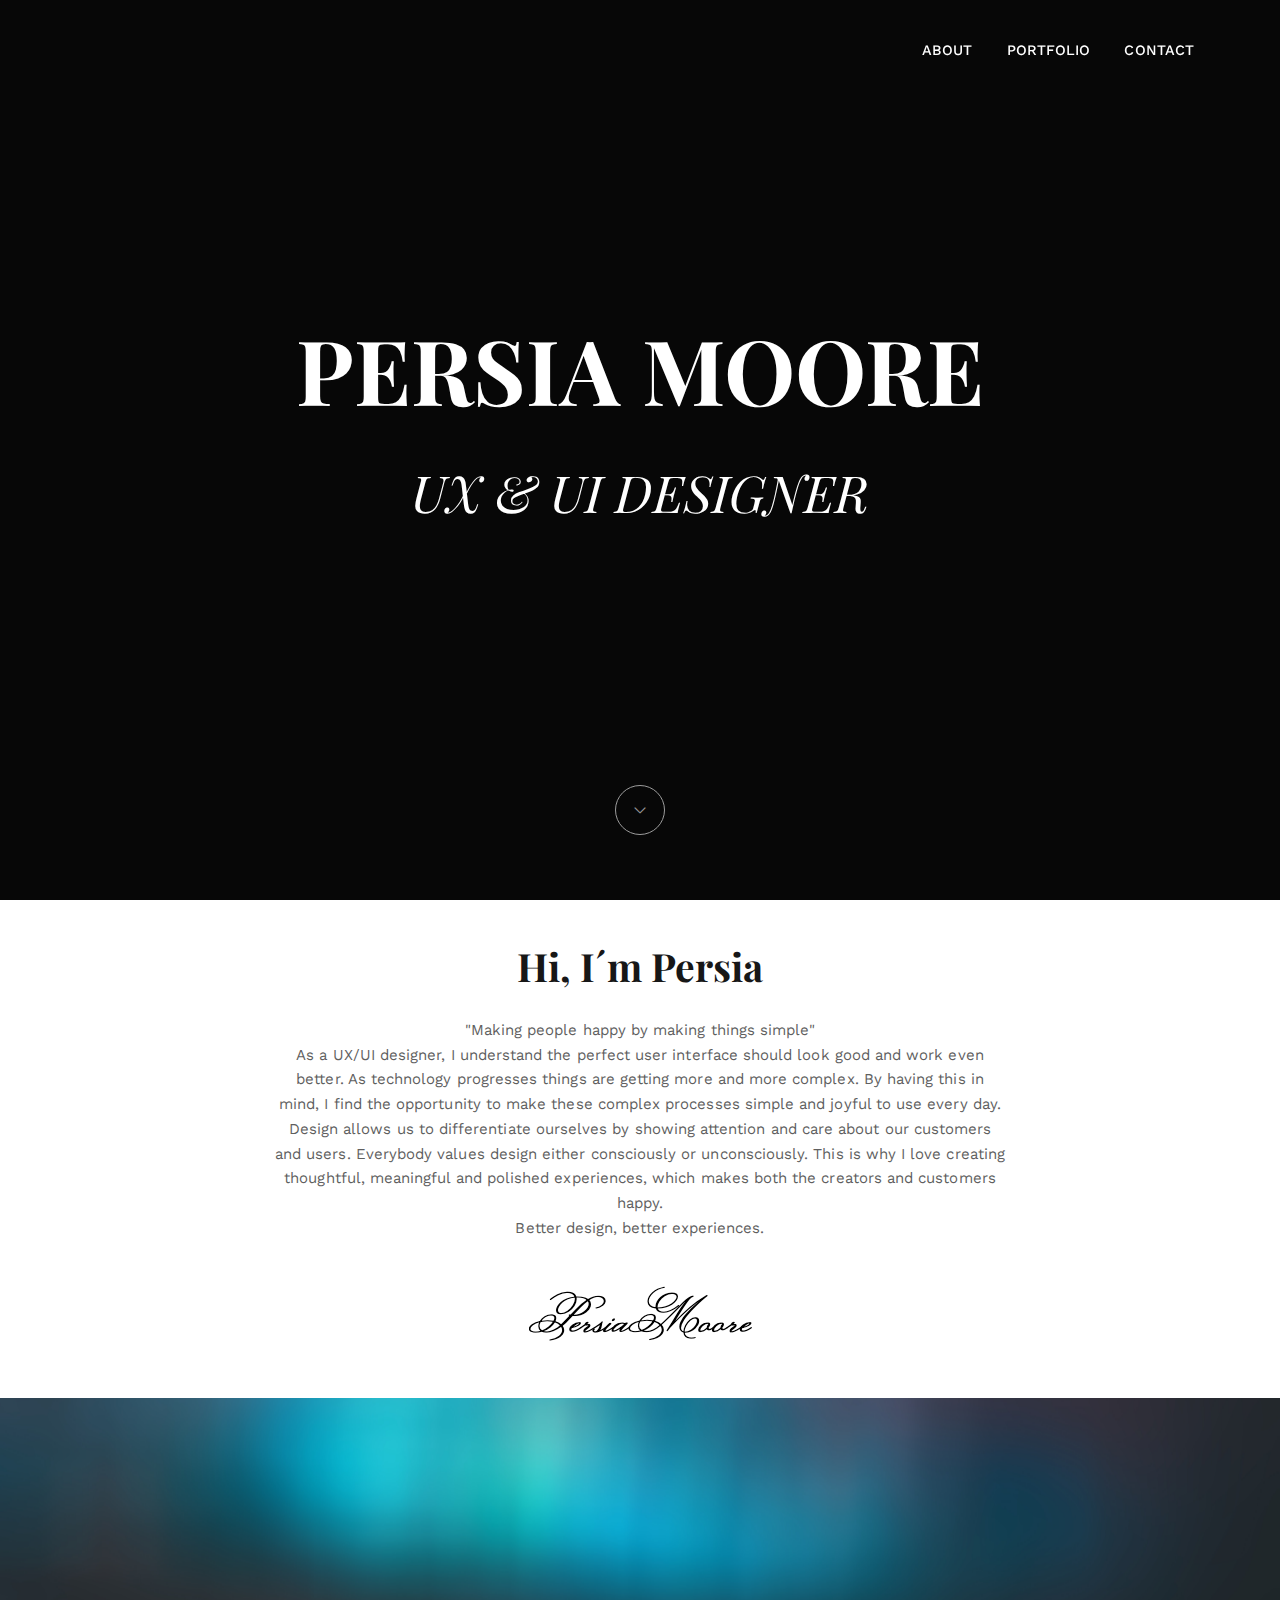
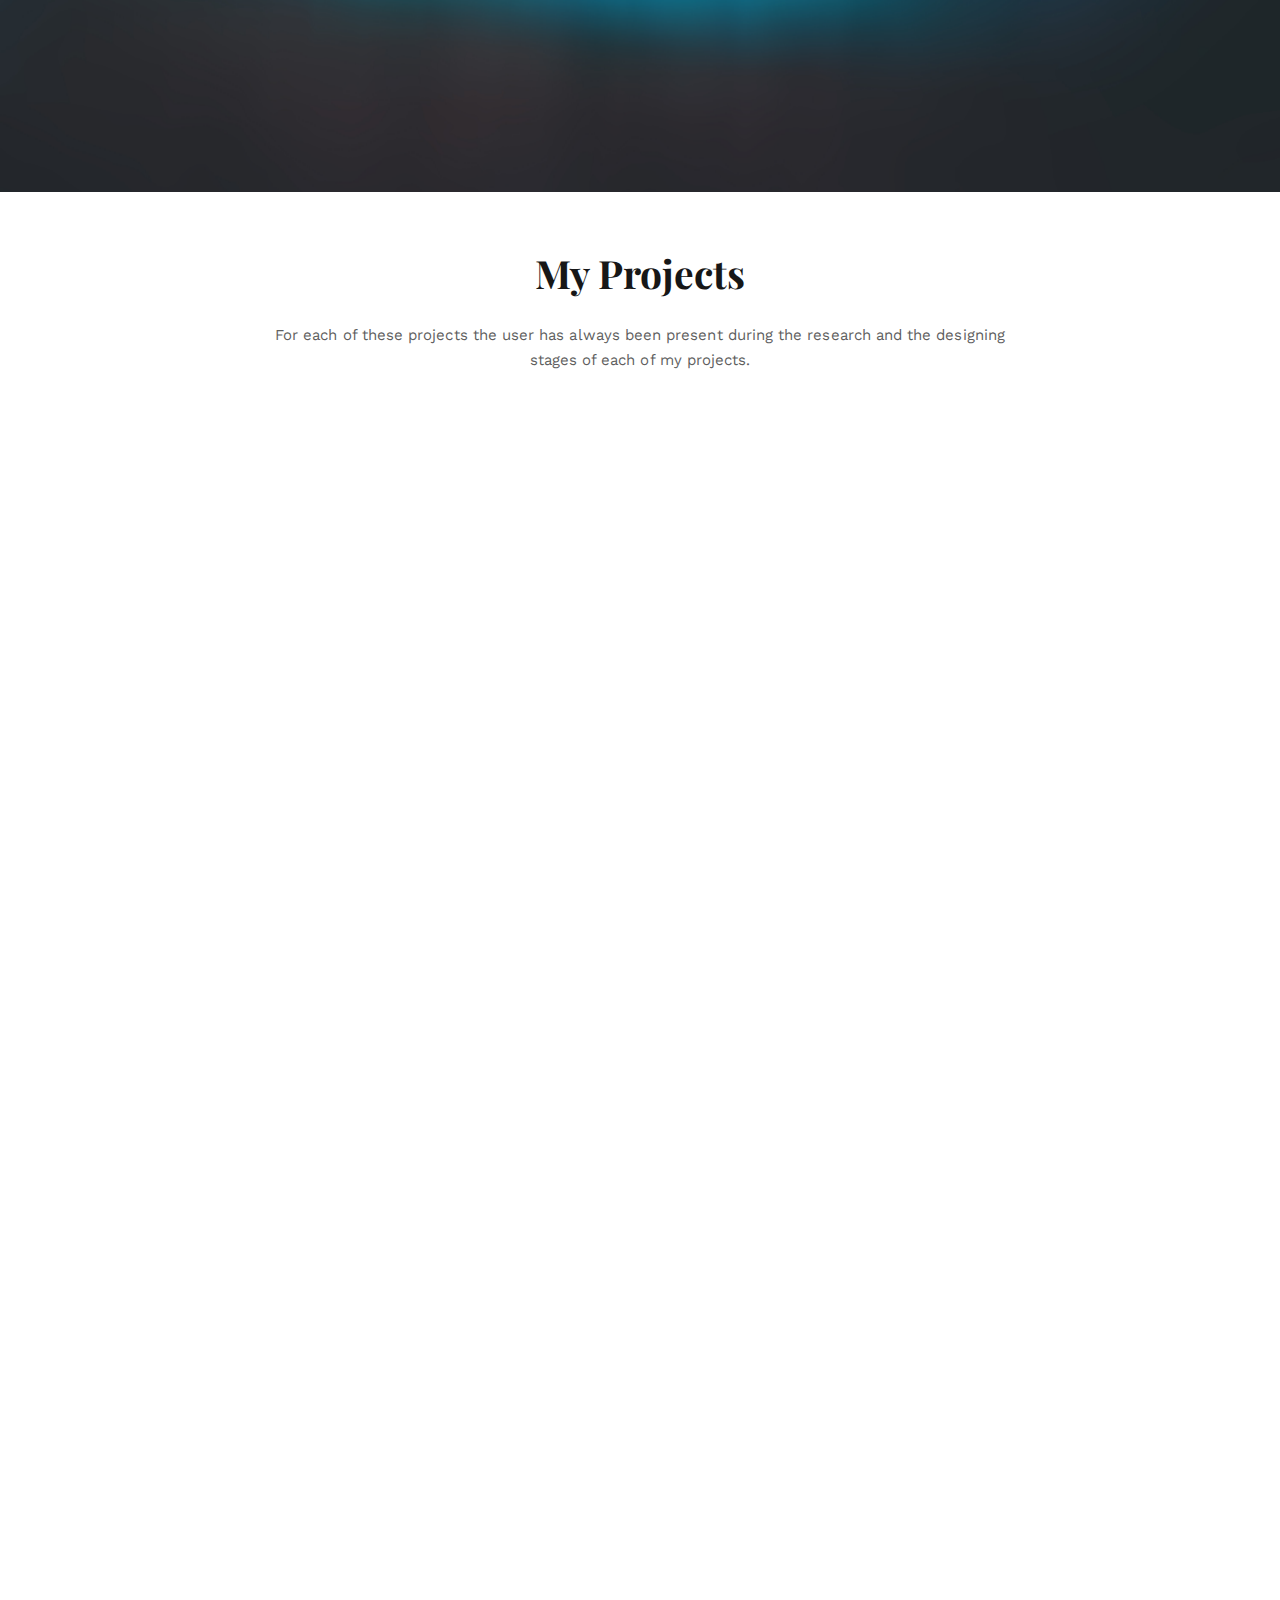
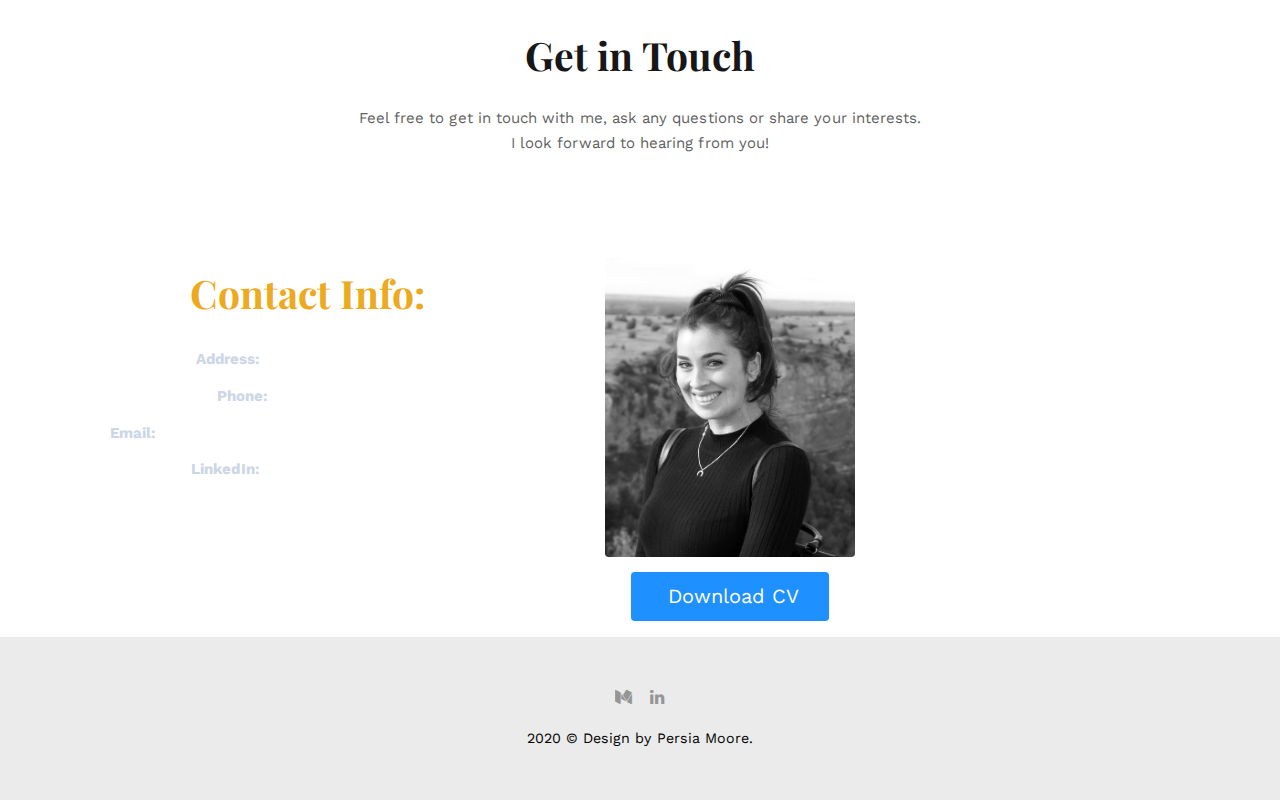
<file: index.html>
<!DOCTYPE html>


<html lang="en">

<head>
    <meta charset="utf-8">
    <meta http-equiv="X-UA-Compatible" content="IE=edge">

    <title>Persia Moore | Home</title>

    <meta name="description" content="Portfolio - Persia Moore.">
    <meta name="keywords" content="portfolio, minimal, portfolio website">
    <meta name="author" content="pm-">


    <link href="https://unpkg.com/aos@2.3.1/dist/aos.css" rel="stylesheet">

    <meta name="viewport" content="width=device-width, initial-scale=1.0">

    <!-- START: Styles -->

    <!-- Google Fonts -->
    <link href="https://fonts.googleapis.com/css?family=Playfair+Display:400,400i,700,700i%7cWork+Sans:400,500,700"
        rel="stylesheet" type="text/css">

    <link rel="stylesheet" href="assets/css/combined.css">

    <!-- END: Styles -->



</head>

<body>




    <header class="pm-header">
        <!--
        START: Navbar
    -->
        <nav class="pm-navbar pm-navbar-top pm-navbar-sticky pm-navbar-transparent pm-navbar-white-text-on-top">
            <div class="container">
                <div class="pm-nav-table">
                    <a href="index.html" class="pm-nav-logo">


                    </a>

                    <ul class="pm-nav pm-nav-right hidden-md-down" data-nav-mobile="#pm-nav-mobile">
                        <li>
                            <a href="index.html#about">About</a>
                        </li>
                        <li>
                            <a href="index.html#portfolio">Portfolio</a>
                        </li>
                        <li>
                            <a href="index.html#contact">Contact</a>
                        </li>

                    </ul>

                    <ul class="pm-nav pm-nav-right pm-nav-icons">
                        <li class="single-icon hidden-lg-up">
                            <a href="#" class="pm-navbar-full-toggle">
                                <span class="pm-icon-burger">
                                    <span class="pm-t-1"></span>
                                    <span class="pm-t-2"></span>
                                    <span class="pm-t-3"></span>
                                </span>
                            </a>
                        </li>
                    </ul>
                </div>
            </div>
        </nav>
        <!-- END: Navbar -->

    </header>




    <!--
    START: Navbar Mobile
-->
    <nav class="pm-navbar pm-navbar-full pm-navbar-align-center" id="pm-nav-mobile">
        <div class="pm-navbar-bg">
            <div class="bg-image"
                style="background-image: url('assets/images/apple-laptops/denis-pavlovic-ZEZ_eWnLyUs-unsplash.jpg')">
            </div>
        </div>
        <div class="pm-nav-table">
            <div class="pm-nav-row">
                <div class="container">
                    <div class="pm-nav-header">

                        <div class="pm-nav-logo">
                            <a href="index.html" class="pm-nav-logo">
                                <img src="assets/images/logo.png" alt="" width="85">
                            </a>
                        </div>

                        <div class="pm-nav-close pm-navbar-full-toggle">
                            <span class="pm-icon-close"></span>
                        </div>
                    </div>
                </div>
            </div>
            <div class="pm-nav-row-full pm-nav-row">
                <div class="nano">
                    <div class="nano-content">
                        <div class="pm-nav-table">
                            <div class="pm-nav-row pm-nav-row-full pm-nav-row-center pm-navbar-mobile-content">
                                <ul class="pm-nav">
                                    <!-- Here will be inserted menu from [data-mobile-menu="#pm-nav-mobile"] -->
                                </ul>
                            </div>
                        </div>
                    </div>
                </div>
            </div>
            <div class="pm-nav-row">
                <div class="container">
                    <div class="pm-nav-social">
                        <ul>
                            <li><a href="https://medium.com/@persiasimonemoore"><i class="fa fa-medium"></i></a></li>
                            <li><a href="https://www.linkedin.com/in/persia-moore/"><i class="fa fa-linkedin"></i></a>
                            </li>
                            <!-- <li><a href="https://dribbble.com/_nK"><i class="fa fa-dribbble"></i></a></li>
                            <li><a href="https://www.instagram.com/unvab/"><i class="fa fa-instagram"></i></a></li> -->
                        </ul>
                    </div>
                </div>
            </div>
        </div>
    </nav>
    <!-- END: Navbar Mobile -->


    <div class="pm-main">

        <!-- START: Header Title -->
        <div class="pm-header-title pm-header-title-full">
            <div class="bg-image">
                <div
                    style="background-color: black;">
                </div>
                <div class="bg-image-overlay" style="background-color: rgba(12, 12, 12, 0.6);"></div>
            </div>
            <div class="pm-header-table">
                <div class="pm-header-table-cell">
                    <div class="container">




                        <h1 class="pm-title display-3 text-white">PERSIA MOORE
                            <br>
                            <em class="fw-400">UX & UI DESIGNER</em>
                        </h1>


                        <div class="pm-gap"></div>
                        <div class="pm-header-text text-white">
                            <div class="pm-gap-4"></div>
                        </div>


                    </div>
                </div>
            </div>

            <div>
                <a class="pm-header-title-scroll-down text-white" href="#pm-header-title-scroll-down">
                    <span class="pe-7s-angle-down"></span>
                </a>
            </div>

        </div>

        <div id="pm-header-title-scroll-down"></div>

        <!-- END: Header Title -->





        <!-- START: About Me -->
        <div class="bg-white" id="about">
            <div class="container">
                <div class="row">
                    <div class="col-lg-8 offset-lg-2 text-xs-center">
                        <div class="pm-gap-4 mt-9"></div>

                        <h2 class="display-4">Hi, I´m Persia</h2>
                        <div class="pm-gap mnt-5"></div>

                        <p> "Making people happy by making things simple"<br>
                            As a UX/UI designer, I understand the perfect
                            user interface should look good and work even better.
                            As technology progresses things are getting more and more complex. By having this in mind, I
                            find the opportunity to make these complex processes simple and joyful to use
                            every day.<br>

                            Design allows us to differentiate ourselves by showing attention and care about our
                            customers and users. Everybody values design either consciously or unconsciously. This is
                            why I love creating thoughtful, meaningful and polished experiences, which makes both the
                            creators and customers happy.<br>
                            Better design, better experiences.
                        </p>


                        <img src="assets/images/about.me.signature.png" alt="" class="pm-img-fit">

                        <div class="pm-gap-4 mt-25"></div>
                    </div>
                </div>
            </div>
        </div>
        <!-- END: About Our Agency -->

        <!-- START: Features -->
        <div class="pm-box bg-dark-1 text-white">
            <div class="bg-image bg-image-parallax"
                style="background-image: url('assets/images/Project-backgrounds/mohammad-alizade-XgeZu2jBaVI-unsplash.jpg');">
            </div>
            <div class="pm-gap-5 mnt-6"></div>
            <div class="container">
                <div class="row vertical-gap">
                    <div class="col-md-6 col-lg-3">
                        <div class="pm-ibox-1">
                            <div class="pm-ibox-icon">

                            </div>
                            <div class="pm-ibox-cont">
                                <div class="pm-ibox-title">SERVICES</div>
                                    <div class="pm-ibox-text">
                                    Mobile Apps <br>
                                    Web Design <br>
                                    Logo & Branding <br>
                                </div>
                            
                                <!-- <div class="pm-ibox-text">MVP Projects Completed</div> -->
                            </div>
                        </div>
                    </div>
                    <div class="col-md-6 col-lg-3">
                        <div class="pm-ibox-1">
                            <div class="pm-ibox-icon">

                            </div>
                            <div class="pm-ibox-cont">
                                <div class="pm-ibox-title">DESIGN</div>
                                <div class="pm-ibox-text">
                                    UX Research<br>
                                    Design Wireframes<br>
                                    User Interface Design<br>
                                    Design Systems (IOS, Android)

                                </div>
                            </div>
                        </div>
                    </div>
                    <div class="col-md-6 col-lg-3">
                        <div class="pm-ibox-1">
                            <div class="pm-ibox-icon">

                            </div>
                            <div class="pm-ibox-cont">
                                <div class="pm-ibox-title">PROTOTYPING</div>
                                <div class="pm-ibox-text">
                                    UI Motion Design<br>
                                    User Flow Prototypes<br>
                                    Interactive Design </div>
                            </div>
                        </div>
                    </div>
                    <div class="col-md-6 col-lg-3">
                        <div class="pm-ibox-1">
                            <div class="pm-ibox-icon">

                            </div>
                            <div class="pm-ibox-cont">
                                <div class="pm-ibox-title">DEVELOPMENT</div>
                                <div class="pm-ibox-text">
                                    Responsive Web Design <br>
                                    HTML, CSS & JavaScript<br>
                                </div>
                            </div>
                        </div>
                    </div>
                </div>
            </div>
            <div class="pm-gap-5 mnt-6"></div>
        </div>
        <!-- END: Features -->

        <!-- START: Portfolio -->
        <div class="pm-box bg-white" id="portfolio">
            <div class="pm-gap-4 mt-5"></div>

            <div class="pm-gap-4 mt-15"></div>
            <h2 class="text-xs-center display-4">My Projects</h2>

            <div class="pm-gap mnt-6"></div>
            <div class="container">
                <div class="row">
                    <div class="col-lg-8 offset-lg-2">
                        <div class="text-xs-center">For each of these projects the user has always been present during
                            the research and the designing stages of each of my projects.

                        </div>
                    </div>
                </div>
            </div>

            <div class="pm-gap-2 mt-12"></div>
            <div class="pm-gap-4 mt-15"></div>



            <div data-aos="fade-up" data-aos-duration="2000" class="aa-product-features section">
                <div class="bg-image bg-image-parallax"
                    style="background-image: url('assets/images/Project-backgrounds/adelin-preda--tOr_T4qTpQ-unsplash.jpg');">
                </div>
                <div class="container">
                    <div class="row" id="yawn-app">
                        <div class="col-md-5 col-sm-12"><img class="img-fluid" id='frontal-image'
                                src="assets/images/Yawn-flat-mockup.png" alt="Image" /></div>
                        <div class="col-md-7 col-sm-12 yawn-text-block">
                            <h2 class="title mb-2 yawn-tittle">YAWN "Sleep is the best meditation"</h2>
                            <p class="pt-2 yawn">Yawn has been designed with the purpose to help those people that have
                                trouble relaxing and falling asleep caused by an accumulation or miss handling of stress
                                and anxiety. Most people tend to rely on watching television, playing video games or
                                even chatting and spending hours scrolling through social media sites. What this does is
                                take your mind away from the real problem that needs solving, learning to control your
                                emotions and working on your sleep pattern and in fact makes the situation worse as
                                these activities require your attention for long periods of time but do not eliminate
                                the emotional blockage causing these symptoms and difficulty to fall asleep due to
                                stress and anxiety. </p>
                            <h2 class="title mb-2 features-tittle">Features</h2>
                            <ul class="py-1 list-unstyled yawn">
                                <li class="py-1"><i class="fa fa-check-circle pr-4" aria-hidden="true"></i> A wide range
                                    of nature sounds.
                                </li>
                                <li class="py-2"><i class="fa fa-check-circle pr-4" aria-hidden="true"></i> Personalized
                                    compositions</li>
                                <li><i class="fa fa-check-circle pr-4" aria-hidden="true"></i> Recommendation of sounds
                                    according to registered mood or feeling.</li>
                                <li><i class="fa fa-check-circle pr-4" aria-hidden="true"></i> Have control over the
                                    sleep routine by having registered sleep patterns.</li>
                            </ul>
                            <!-- Start of Case Study Yawn Button -->
                            <a href="https://medium.com/@persiasimonemoore/yawn-case-study-sleep-is-the-best-meditation-fc083a76ff8a"
                                class="yawn-button">
                                <div class="container-button yawn">
                                    <button class="btn">Read more</button>
                                </a>
                                    </div>
                            <!-- End of case study Yawn Button -->
                        </div>
                    </div>
                </div>
            </div>

            <div class="pm-gap-4 mt-15"></div>

            <div data-aos="fade-up" data-aos-duration="2000" class="aa-product-features section">
                <div class="bg-image bg-image-parallax"
                    style="background-image: url('assets/images/Project-backgrounds/luke-chesser-3rWagdKBF7U-unsplash.jpg');">
                </div>

                <div class="container">
                    <div class="row" id="tenant">
                        <div class="col-md-5 col-sm-12"><img class="img-fluid" id='frontal-image2'
                                src="assets/images/Homefy-mockup.png" alt="Image" /></div>
                        <div class="col-md-7 col-sm-12 homefy-text-box">
                            <h2 class="title mb-2 homefy-tittle">HOMEFY - For Tenants</h2>
                            <p class="pt-2 homefy">Homefy allows you to manage your home quickly, clearly and accurately
                                saving you time and misunderstandings with your landlord. Use the app from minute one
                                to sign your contract digitally from anywhere and inform and carry out the
                                follow-up of any incident that may arise in the home and do not
                                worry, as you will always have access to all agreements and incidents with your
                                landlord.</p>
                            <ul class="py-1 list-unstyled homefy">
                                <li class="py-1"><i class="fa fa-check-circle pr-4" aria-hidden="true"></i> Sign your
                                    contract digitally and securely.</li>
                                <li class="py-2"><i class="fa fa-check-circle pr-4" aria-hidden="true"></i> Warn of
                                    incidents from the app, include photos and consult any agreement made with the
                                    landlord
                                    whenever you want.</li>
                                <li><i class="fa fa-check-circle pr-4" aria-hidden="true"></i> Control your expenses and
                                    Payments.</li>
                            </ul>

                        </div>
                    </div>
                </div>
                <div class="container">
                    <div class="row" id="landlord">
                        <div class="col-md-5 col-sm-12"><img class="img-fluid" id='frontal-image2'
                                src="assets/images/Homefy-mockup.png" alt="Image" /></div>
                        <div class="col-md-7 col-sm-12 homefy-text-box">
                            <h2 class="title mb-2 homefy-tittle">HOMEFY - For Landlords</h2>
                            <p class="pt-2 homefy">Homefy allows you to manage all your properties together, giving you
                                the
                                control of all of them from the App making your life easier. At a glance you can see
                                the pending payments of your tenants, the status of incidents and communicate
                                directly with them and privately.</p>
                            <ul class="py-1 list-unstyled homefy">
                                <li class="py-1"><i class="fa fa-check-circle pr-4" aria-hidden="true"></i> Sign
                                    digitally the contract saving you unnecessary trips and arranging
                                    of them in an organized way.</li>
                                <li class="py-2"><i class="fa fa-check-circle pr-4" aria-hidden="true"></i> Inform
                                    the tenant of the state of their possible incidents and maintain a history of
                                    all of them.</li>
                                <li><i class="fa fa-check-circle pr-4" aria-hidden="true"></i> Set automated alerts
                                    to notify your tenants in case of late payments.</li>
                            </ul>
                            <!-- Start of Case Study Homefy Button -->
                            <a href="https://medium.com/@persiasimonemoore/homefy-case-study-your-rental-made-easy-10ec5854ae26"
                                class="homefy-button">
                                <div class="container-button homefy">
                                    <button class="btn">Read more</button>
                                </a>
                                    </div>
                            <!-- End of case study Homefy Button -->
                        </div>
                    </div>
                </div>
            </div>

        </div>


        <div class="pm-gap-4 mt-15"></div>

        <div data-aos="fade-up" data-aos-duration="2000" class="aa-product-features section">
            <div class="bg-image bg-image-parallax"
                style="background-image: url('assets/images/Project-backgrounds/sincerely-media-gPnHi8AmO5k-unsplash.jpg');">
            </div>
            <div class="container">
                <div class="row" id="lcdl">
                    <div class="col-md-5 col-sm-12"><img class="img-fluid" id='frontal-image2'
                            src="assets/images/La-casa-del-libro.png" alt="Image" /></div>
                    <div class="col-md-7 col-sm-12 lcdl-text-box">
                        <h2 class="title mb-2 lcdl-tittle">LA CASA DEL LIBRO - Taking the Web to the App.</h2>
                        <p class="pt-2 lcdl">The website we chose was “La Casa del Libro”, a well known bookstore in
                            Spain with over 47 physical stores in different cities around Spain.<br>
                            The first thing we found when we began our research was that “La Casa del
                            Libro” already has an existing App. The problem we found with the app was that it was an
                            exact replica from the website, this had not been adapted to a mobile version therefore we
                            found the same problem as the website: Way too much information, the search process was very
                            long and confusing to the users and the information architecture was unorganized.</p>
                        <h2 class="title mb-2 design-solutions-tittle">Design Solutions</h2>
                        <ul class="py-1 list-unstyled lcdl">
                            <li class="py-1"><i class="fa fa-check-circle pr-4" aria-hidden="true"></i> Redesign the app
                                and adapt it to mobile version
                            </li>
                            <li class="py-2"><i class="fa fa-check-circle pr-4" aria-hidden="true"></i> Restructure and
                                organize the information in the app for a better flow when it comes to searching by
                                eliminating the marketing banners and reducing the content of the app.</li>
                            <li><i class="fa fa-check-circle pr-4" aria-hidden="true"></i> Design a purchase process
                                more intuitive for the user to be able to access the product information in an easier
                                manner by having all the information necessary by having it all in one place and nicely
                                organized and with a clear visual of what is available and be able to filter by choice.
                            </li>
                        </ul>
                        <!-- Start of Case Study Casa del Libro Button -->

                        <a href="https://medium.com/@persiasimonemoore/la-casa-del-libro-case-study-1e346eb73e10"
                            class="lcdl-button">
                            <div class="container-button lcdl">
                                <button class="btn">Read more</button>
                            </a>
                                </div>

                        <!-- End of case study Casa del libro Button -->
                    </div>
                </div>
            </div>
        </div>

    </div>


    <!-- END: Portfolio -->



    <!-- START: Toolkit -->
    <!-- <div class="bg-white">
            <div class="container">
                <div class="pm-carousel-2 pm-carousel-x4 pm-carousel-no-margin pm-carousel-all-visible">
                    <div class="pm-carousel-inner">
                        <div>
                            <div>
                                <div class="pm-box-1">
                                    <img src="assets/images/partner-logo-1-dark.png" alt="" class="pm-img-fit">
                                </div>
                            </div>
                        </div>
                        <div>
                            <div>
                                <div class="pm-box-1">
                                    <img src="assets/images/partner-logo-2-dark.png" alt="" class="pm-img-fit">
                                </div>
                            </div>
                        </div>
                        <div>
                            <div>
                                <div class="pm-box-1">
                                    <img src="assets/images/partner-logo-3-dark.png" alt="" class="pm-img-fit">
                                </div>
                            </div>
                        </div>
                        <div>
                            <div>
                                <div class="pm-box-1">
                                    <img src="assets/images/partner-logo-4-dark.png" alt="" class="pm-img-fit">
                                </div>
                            </div>
                        </div>
                        <div>
                            <div>
                                <div class="pm-box-1">
                                    <img src="assets/images/partner-logo-5-dark.png" alt="" class="pm-img-fit">
                                </div>
                            </div>
                        </div>
                        <div>
                            <div>
                                <div class="pm-box-1">
                                    <img src="assets/images/partner-logo-6-dark.png" alt="" class="pm-img-fit">
                                </div>
                            </div>
                        </div>
                        <div>
                            <div>
                                <div class="pm-box-1">
                                    <img src="assets/images/partner-logo-7-dark.png" alt="" class="pm-img-fit">
                                </div>
                            </div>
                        </div>
                        <div>
                            <div>
                                <div class="pm-box-1">
                                    <img src="assets/images/partner-logo-8-dark.png" alt="" class="pm-img-fit">
                                </div>
                            </div>
                        </div>
                    </div>
                </div>
            </div>
        </div> -->
    <!-- END: Toolkit -->



    <div class="pm-box bg-white" id="projects">
        <div class="pm-gap-4 mt-5"></div>

        <div class="pm-gap-4 mt-15"></div>
        <h2 class="text-xs-center display-4">Get in Touch</h2>

        <div class="pm-gap mnt-6"></div>
        <div class="container">
            <div class="row">
                <div class="col-lg-8 offset-lg-2">
                    <div class="text-xs-center">Feel free to get in touch with me, ask any questions or share your
                        interests. <br>
                        I look forward to hearing from you!

                    </div>
                </div>
            </div>
        </div>

        <div class="pm-gap-2 mt-12"></div>
        <div class="pm-gap-4 mt-15"></div>

        <!-- START: Contact Info -->
        <div class="pm-box bg-dark-1 text-white">
            <div class="bg-image bg-image-parallax"
                style="background-image: url('assets/images/Project-backgrounds/mohammad-alizade-XgeZu2jBaVI-unsplash.jpg');">
            </div>
            <div class="container" id="contact">

                <div class="row vertical-gap">
                    <div class="col-lg-5 contact-info-container">
                        <!-- START: Info -->

                        <h2 class="display-4 contact-info-tittle">Contact Info:</h2>
                        <div class="pm-gap mnt-3"></div>

                        <!-- <p class="intro-contact-info">Praesent interdum congue mauris, et fringilla lacus pel vitae.
                            Quisque nisl mauris, aliquam eu
                            ultrices vel, conse vitae sapien at imperdiet risus. Quisque cursus risus id. fermentum, in
                            auctor quam consectetur.</p> -->

                        <ul class="pm-contact-info">
                            <li>
                                <strong>Address:</strong> 28025 Madrid, Spain
                            </li>
                            <li>
                                <strong>Phone:</strong> +34 677 074 498
                            </li>
                            <li>
                                <strong>Email:</strong><a href="mailto:persiasimonemoore@gmail.com">Send email to
                                    persiasimonemoore@gmail.com</a>
                            </li>
                            <li>
                                <strong>LinkedIn:</strong><a href="https://www.linkedin.com/in/persia-moore/">Go to
                                    @persia-moore</a>
                            </li>

                        </ul>
                        <!-- END: Info -->
                    </div>


                    <div class="col-lg-7">
                        <div class="container-profile-pic">
                            <img src="assets/images/Foto Perfil.png" alt="Profile Photo of Persia Moore">
                            <a href="assets/images/Persia-Moore-CV.pdf" download="CV">

                                <!-- Auto width -->
                                <div class="container-button">
                                <button class="btn"><i class="fa fa-download"></i> Download CV</button>
                            </a>
                                </div>
                        </div>
                        <!-- Add icon library -->
                        

                        <!-- START: Contact Form -->
                        <!-- <form id="contact-form" class="pm-form pm-form-ajax" method="post"
                            action="mailto:persiamooredesigns@gmail.com">

                            <div class="row vertical-gap">
                                <div class="col-md-6">
                                    <input type="text" class="form-control" name="name" placeholder="Your Name"
                                        required>
                                </div>
                                <div class="col-md-6">
                                    <input type="email" class="form-control" name="email" placeholder="Your Email"
                                        required>
                                </div>
                            </div>

                            <div class="pm-gap-1"></div>
                            <textarea class="form-control" name="message" rows="8" placeholder="Your Comment"
                                required></textarea>

                            <div class="pm-gap-1"></div>
                            <div class="pm-form-response-success"></div>
                            <div class="pm-form-response-error"></div>
                            <input type="submit" class="form-control submit pm-btn" value="Send Message">
                        </form> -->
                        <!-- END: Form -->
                    </div>
                </div>

            </div>
            <!-- END: Contact Info -->




            <!-- START: Footer-->
            <footer class="pm-footer">


                <div class="pm-footer-cont">

                    <div class="container text-xs-center">
                        <div class="pm-footer-social">
                            <ul>
                                <li><a href="https://medium.com/@persiasimonemoore"><i class="fa fa-medium"></i></a>
                                </li>
                                <li><a href="https://www.linkedin.com/in/persia-moore"><i class="fa fa-linkedin"
                                            aria-hidden="true"></i></a></li>
                                <!-- <li><a href="https://dribbble.com/_nK"><i class="fa fa-dribbble"></i></a></li>
                        <li><a href="https://www.instagram.com/unvab/"><i class="fa fa-instagram"></i></a></li>  -->
                            </ul>
                        </div>

                        <div class="pm-footer-text">
                            <p>2020 &copy; Design by Persia Moore.</p>
                        </div>
                    </div>
                </div>
            </footer>
            <!-- END: Footer -->


        </div>




        <!-- START: Scripts -->

        <script src="assets/js/combined.js"></script>
        <script src="https://unpkg.com/aos@2.3.1/dist/aos.js"></script>
        <script>
            AOS.init();
        </script>

        <!-- END: Scripts -->


</body>

</html>
</file>
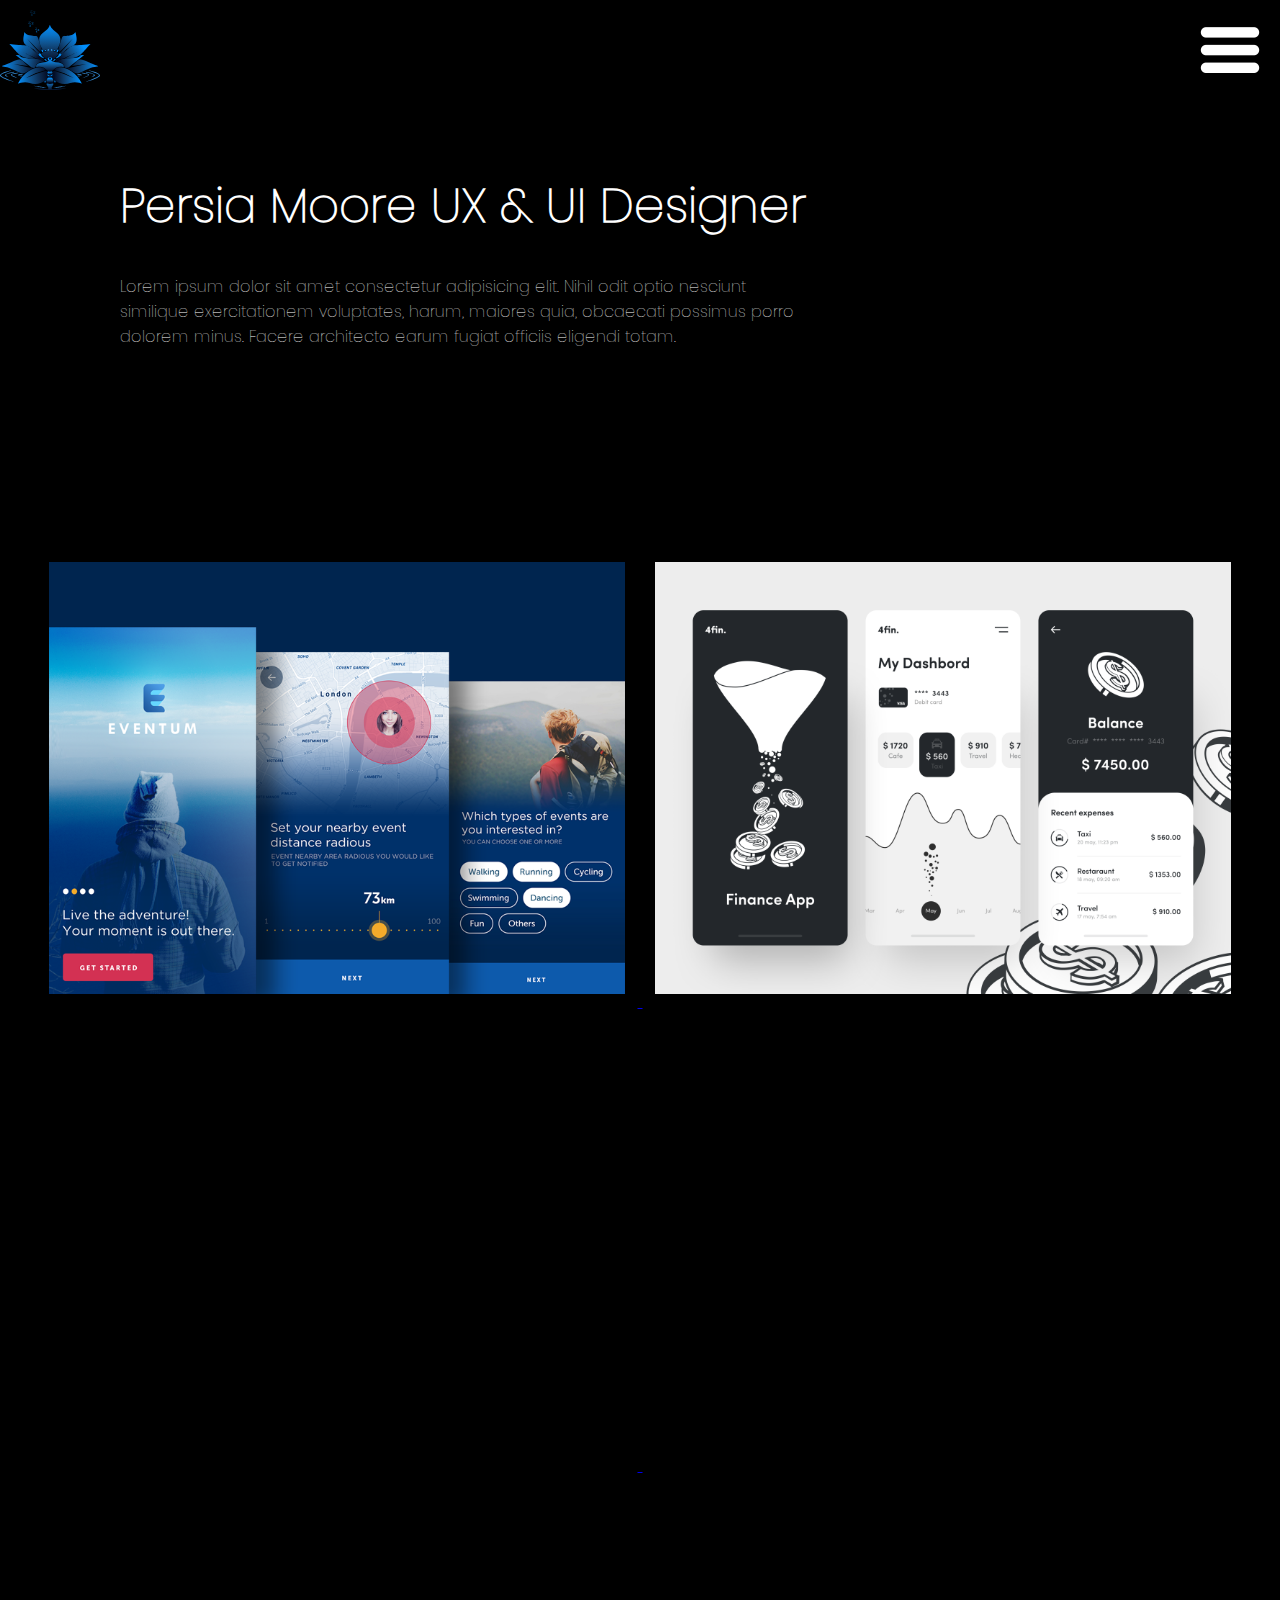
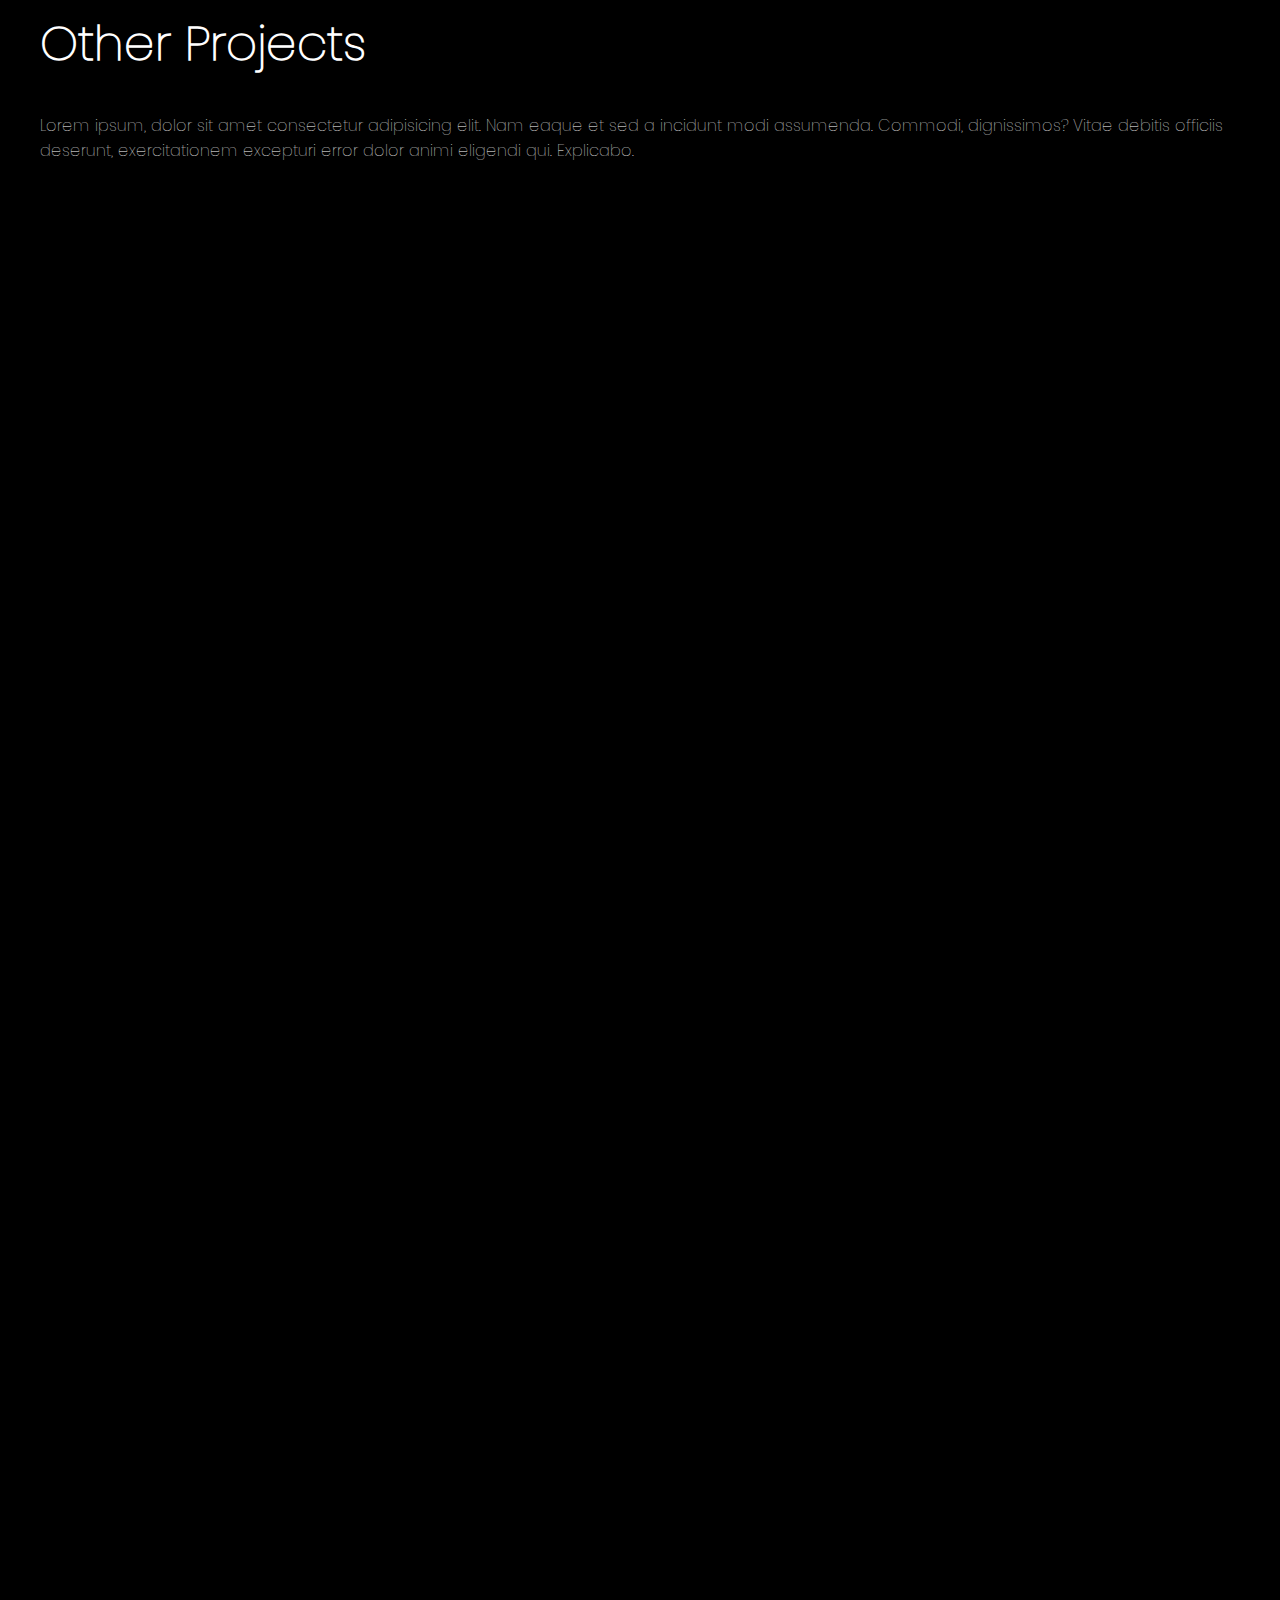
<file: portfolio-antiguo/index.html>
<!DOCTYPE html>
<html lang="en">

<head>
    <meta charset="UTF-8">
    <meta name="viewport" content="width=device-width, initial-scale=1.0">
    <title>Persia Moore</title>
    <link rel="stylesheet" type="text/css" href="css/styleportfolio.css">
    <link href="https://unpkg.com/aos@2.3.1/dist/aos.css" rel="stylesheet">



</head>

<body>
    <div class="wrapper>">
        <nav class="navBar">
            <a href="#">
                <img src="images-folder/LOGO YAWN.svg" alt="Logo yawn">

            </a>
            <a href="#">
                <img src="images-folder/hamburger-menu.png" alt="hamburger menu">

            </a>
        </nav>

        <header>
            <h1>Persia Moore UX & UI Designer</h1>
            <p>Lorem ipsum dolor sit amet consectetur adipisicing elit. Nihil odit optio nesciunt similique
                exercitationem voluptates, harum, maiores quia, obcaecati possimus porro dolorem minus. Facere
                architecto earum fugiat officiis eligendi totam.</p>
        </header>

        <div class="work">
            <a href="#">
                <img data-aos="fade-up" data-aos-duration="1000" src="images-folder/Project1.png"
                    alt="Project image">
            </a>
            <a href="#">
                <img data-aos="fade-up" data-aos-duration="1000" src="images-folder/Project2.png"
                    alt="Project image">
            </a>
            <a href="#">
                <img data-aos="fade-up" data-aos-duration="1000" src="images-folder/Project3.png"
                    alt="Project image">
            </a>
            <a href="#">
                <img data-aos="fade-up" data-aos-duration="1000" src="images-folder/Project4.png"
                    alt="Project image">
            </a>

        </div>
        <div class="header2">
            <h1>Other Projects</h1>
            <p>Lorem ipsum, dolor sit amet consectetur adipisicing elit. Nam eaque et sed a incidunt modi assumenda.
                Commodi, dignissimos? Vitae debitis officiis deserunt, exercitationem excepturi error dolor animi
                eligendi qui. Explicabo.</p>
        </div>
        <div class="work2">
            <a href="#">
                <img data-aos="fade-up" data-aos-duration="1000" src="images-folder/Project5.jpg"
                    alt="Project image">
            </a>
            <a href="#">
                <img data-aos="fade-up" data-aos-duration="1000" src="images-folder/Project6.png"
                    alt="Project image">
            </a>

        </div>

        <footer>
            
                <p>Persia Moore Designs / <a href="#">About</a> / <a href="#">Contact</a> </p>
            </a>
        </footer>

    </div>
    <script src="https://unpkg.com/aos@2.3.1/dist/aos.js"></script>
    <script>
        AOS.init();
    </script>
</body>

</html>
</file>
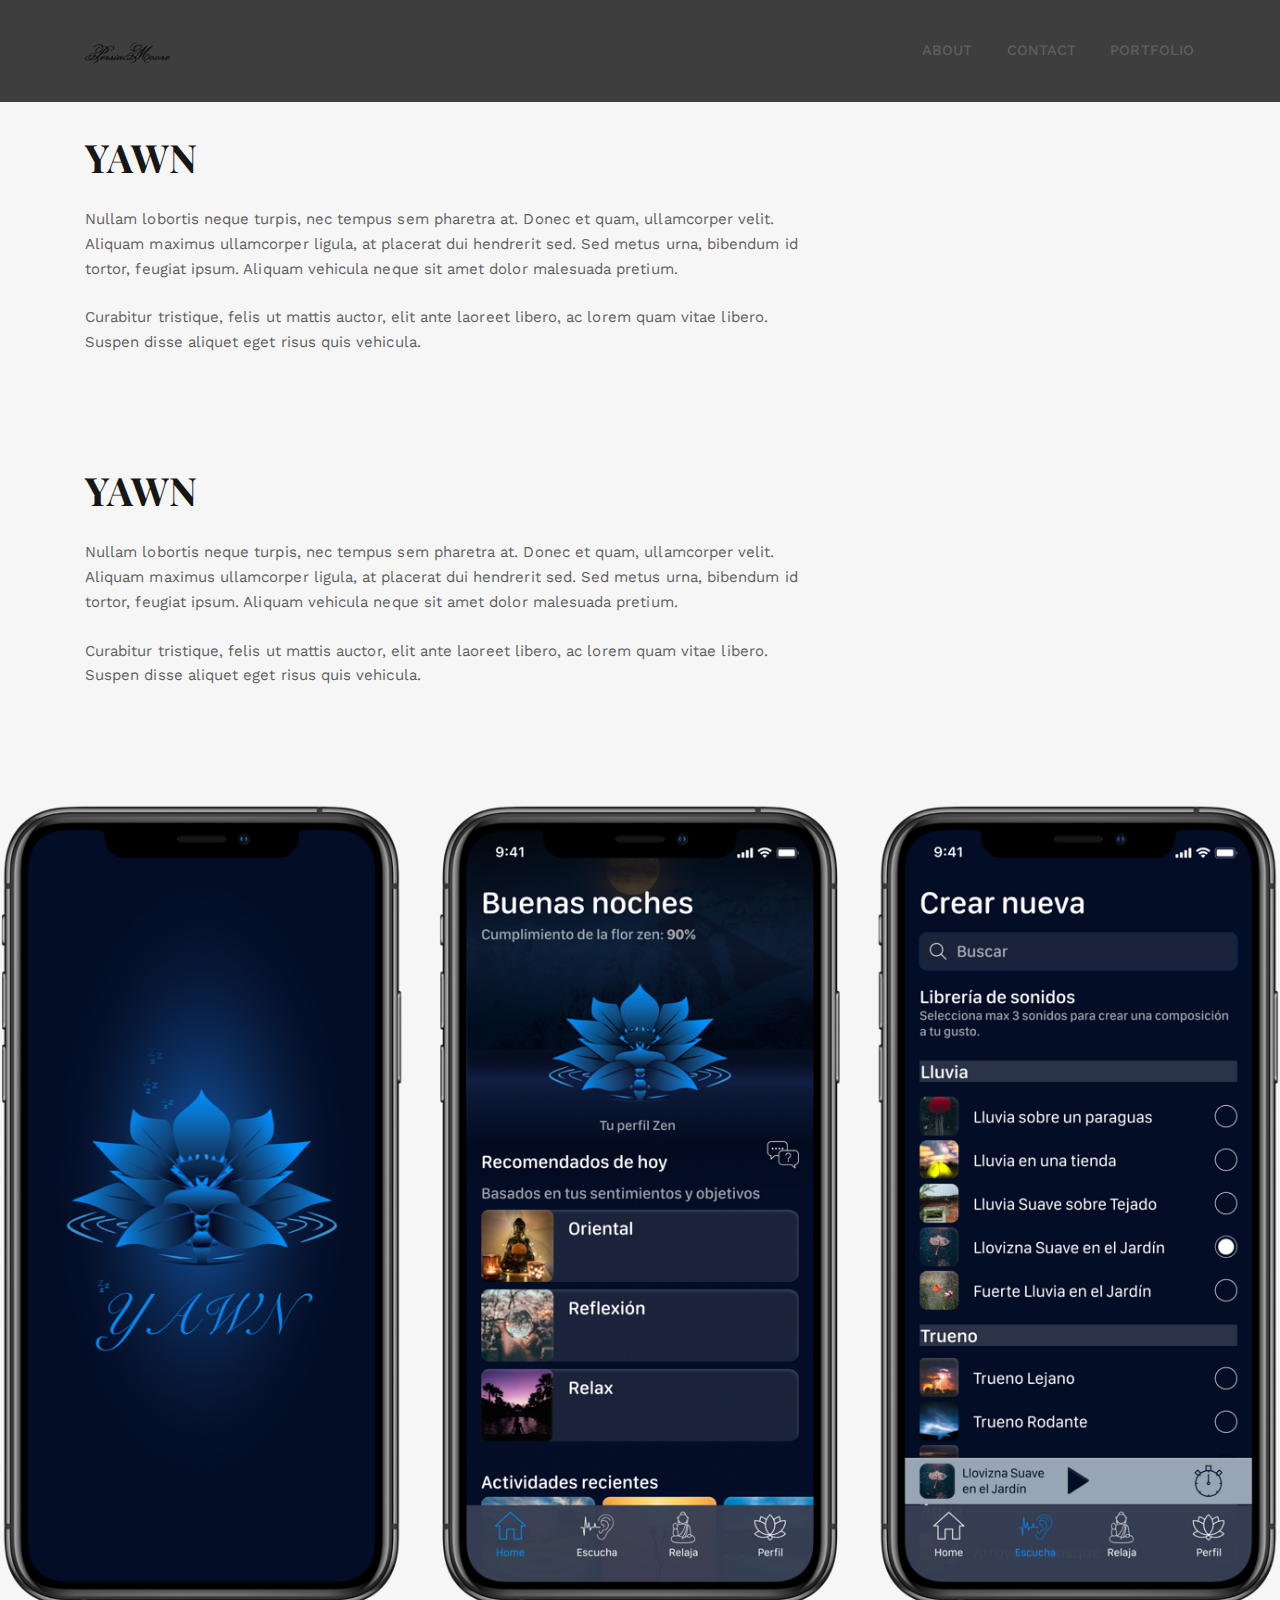
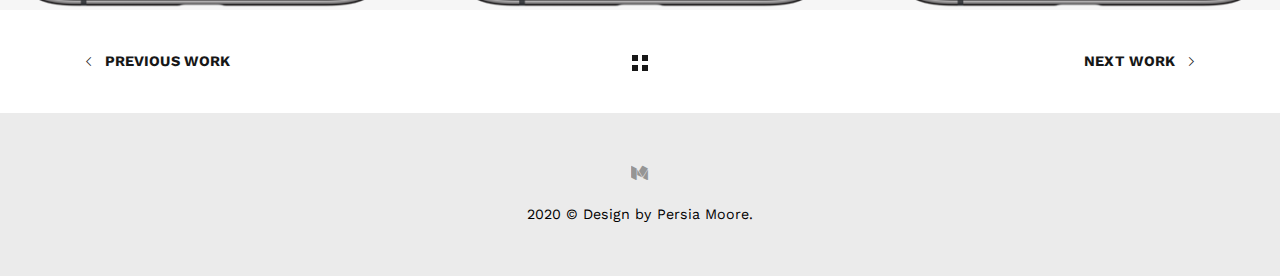
<file: portfolio-single.html>
<!DOCTYPE html>


<html lang="en">

<head>
    <meta charset="utf-8">
    <meta http-equiv="X-UA-Compatible" content="IE=edge">

    <title>Persia Moore | Work</title>

    <meta name="description" content="Portfolio- Clean & Minimal Portfolio HTML template.">
    <meta name="keywords" content="portfolio, clean, minimal, blog, template, portfolio website">
    <meta name="author" content="nK">

    

    <meta name="viewport" content="width=device-width, initial-scale=1">

    <!-- START: Styles -->

    <!-- Google Fonts -->
    <link href="https://fonts.googleapis.com/css?family=Playfair+Display:400,400i,700,700i%7cWork+Sans:400,500,700" rel="stylesheet" type="text/css">
    
    <link rel="stylesheet" href="assets/css/combined.css">

    <!-- END: Styles -->



</head>



<body>




    <header class="pm-header pm-header-opaque">
        <!--
        START: Navbar
    -->
        <nav class="pm-navbar pm-navbar-top">
            <div class="container">
                <div class="pm-nav-table">
                    <a href="index.html" class="pm-nav-logo">
                        <img src="assets/images/logo.png" alt="" width="85" class="pm-nav-logo-onscroll">
                        <img src="assets/images/logo.png" alt="" width="85">
                    </a>

                    <ul class="pm-nav pm-nav-right hidden-md-down" data-nav-mobile="#pm-nav-mobile">
                        <li>
                            <a href="index.html#about">About</a>
                        </li>
                        <li>
                            <a href="index.html#contact">Contact</a>
                        </li>
                        <li>
                            <a href="portfolio-single.html">Portfolio</a>
                        </li>
                        
                    </ul>

                    <ul class="pm-nav pm-nav-right pm-nav-icons">
                        <li class="single-icon hidden-lg-up">
                            <a href="#" class="pm-navbar-full-toggle">
                                <span class="pm-icon-burger">
                                    <span class="pm-t-1"></span>
                                    <span class="pm-t-2"></span>
                                    <span class="pm-t-3"></span>
                                </span>
                            </a>
                        </li>
                    </ul>
                </div>
            </div>
        </nav>
        <!-- END: Navbar -->

    </header>




    <!--
    START: Navbar Mobile
-->
    <nav class="pm-navbar pm-navbar-full pm-navbar-align-center" id="pm-nav-mobile">
        <div class="pm-navbar-bg">
            <div class="bg-image" style="background-image: url('assets/images/bg-menu.jpg')"></div>
        </div>
        <div class="pm-nav-table">
            <div class="pm-nav-row">
                <div class="container">
                    <div class="pm-nav-header">

                        <div class="pm-nav-logo">
                            <a href="index.html" class="pm-nav-logo">
                                <img src="assets/images/logo.png" alt="" width="85">
                            </a>
                        </div>

                        <div class="pm-nav-close pm-navbar-full-toggle">
                            <span class="pm-icon-close"></span>
                        </div>
                    </div>
                </div>
            </div>
            <div class="pm-nav-row-full pm-nav-row">
                <div class="nano">
                    <div class="nano-content">
                        <div class="pm-nav-table">
                            <div class="pm-nav-row pm-nav-row-full pm-nav-row-center pm-navbar-mobile-content">
                                <ul class="pm-nav">
                                    <!-- Here will be inserted menu from [data-mobile-menu="#pm-nav-mobile"] -->
                                </ul>
                            </div>
                        </div>
                    </div>
                </div>
            </div>
            <div class="pm-nav-row">
                <div class="container">
                    <div class="pm-nav-social">
                        <ul>
                            <li><a href="https://medium.com/@persiasimonemoore"><i class="fa fa-medium"></i></a></li>
                           <!--  <li><a href="https://www.facebook.com/unvabdesign/"><i class="fa fa-facebook"></i></a></li>
                            <li><a href="https://dribbble.com/_nK"><i class="fa fa-dribbble"></i></a></li>
                            <li><a href="https://www.instagram.com/unvab/"><i class="fa fa-instagram"></i></a></li> -->
                        </ul>
                    </div>
                </div>
            </div>
        </div>
    </nav>
    <!-- END: Navbar Mobile -->


    <div class="pm-main">





        <div class="container">
            <div class="pm-portfolio-single">

                <div class="pm-gap-4 mb-14"></div>
                <h1 class="pm-portfolio-title display-4">YAWN</h1>
                <div class="row vertical-gap">
                    <div class="col-lg-8">
                        <div class="pm-portfolio-info">
                            <div class="pm-portfolio-text">
                                <p>Nullam lobortis neque turpis, nec tempus sem pharetra at. Donec et quam, ullamcorper velit. Aliquam maximus ullamcorper ligula, at placerat dui hendrerit sed. Sed metus urna, bibendum id tortor, feugiat ipsum. Aliquam vehicula neque sit amet dolor malesuada pretium.</p>
                                <p>Curabitur tristique, felis ut mattis auctor, elit ante laoreet libero, ac lorem quam vitae libero. Suspen disse aliquet eget risus quis vehicula.</p>
                            </div>
                        </div>
                        
                    </div>
                    
                </div>
                <div class="pm-gap-4 mb-14"></div>
                <h1 class="pm-portfolio-title display-4">YAWN</h1>
                <div class="row vertical-gap">
                    <div class="col-lg-8">
                        <div class="pm-portfolio-info">
                            <div class="pm-portfolio-text">
                                <p>Nullam lobortis neque turpis, nec tempus sem pharetra at. Donec et quam, ullamcorper velit. Aliquam maximus ullamcorper ligula, at placerat dui hendrerit sed. Sed metus urna, bibendum id tortor, feugiat ipsum. Aliquam vehicula neque sit amet dolor malesuada pretium.</p>
                                <p>Curabitur tristique, felis ut mattis auctor, elit ante laoreet libero, ac lorem quam vitae libero. Suspen disse aliquet eget risus quis vehicula.</p>
                            </div>
                        </div>
                        
                    </div>
                    
                </div>

            </div>
        </div>
        <div class="pm-gap-4 mb-14"></div>
        <img class="pm-img-fit" src="assets/images/Yawn-flat-mockup.png">

        <!-- START: Pagination -->
        <div class="pm-pagination pm-pagination-center">
            <div class="container">
                <a class="pm-pagination-prev" href="#">
                    <span class="pe-7s-angle-left"></span> Previous Work</a>
                <a class="pm-pagination-center" href="#">
                    <span class="pm-icon-squares"></span>
                </a>
                <a class="pm-pagination-next" href="portfolio-single2.html">Next Work <span class="pe-7s-angle-right"></span> </a>
            </div>
        </div>
        <!-- END: Pagination -->



        <!--
    START: Footer
-->
        <footer class="pm-footer">


            <div class="pm-footer-cont">
                <div class="container text-xs-center">
                    <div class="pm-footer-social">
                        <ul>
                            <li><a href="https://medium.com/@persiasimonemoore"><i class="fa fa-medium"></i></a></li>
                          <!--   <li><a href="https://www.facebook.com/unvabdesign/"><i class="fa fa-facebook"></i></a></li>
                            <li><a href="https://dribbble.com/_nK"><i class="fa fa-dribbble"></i></a></li>
                            <li><a href="https://www.instagram.com/unvab/"><i class="fa fa-instagram"></i></a></li> -->
                        </ul>
                    </div>

                    <div class="pm-footer-text">
                        <p>2020 &copy; Design by Persia Moore.</p>
                    </div>
                </div>
            </div>
        </footer>
        <!-- END: Footer -->


    </div>




    <!-- START: Scripts -->

    <script src="assets/js/combined.js"></script>
    
    <!-- END: Scripts -->


</body>

</html>
</file>
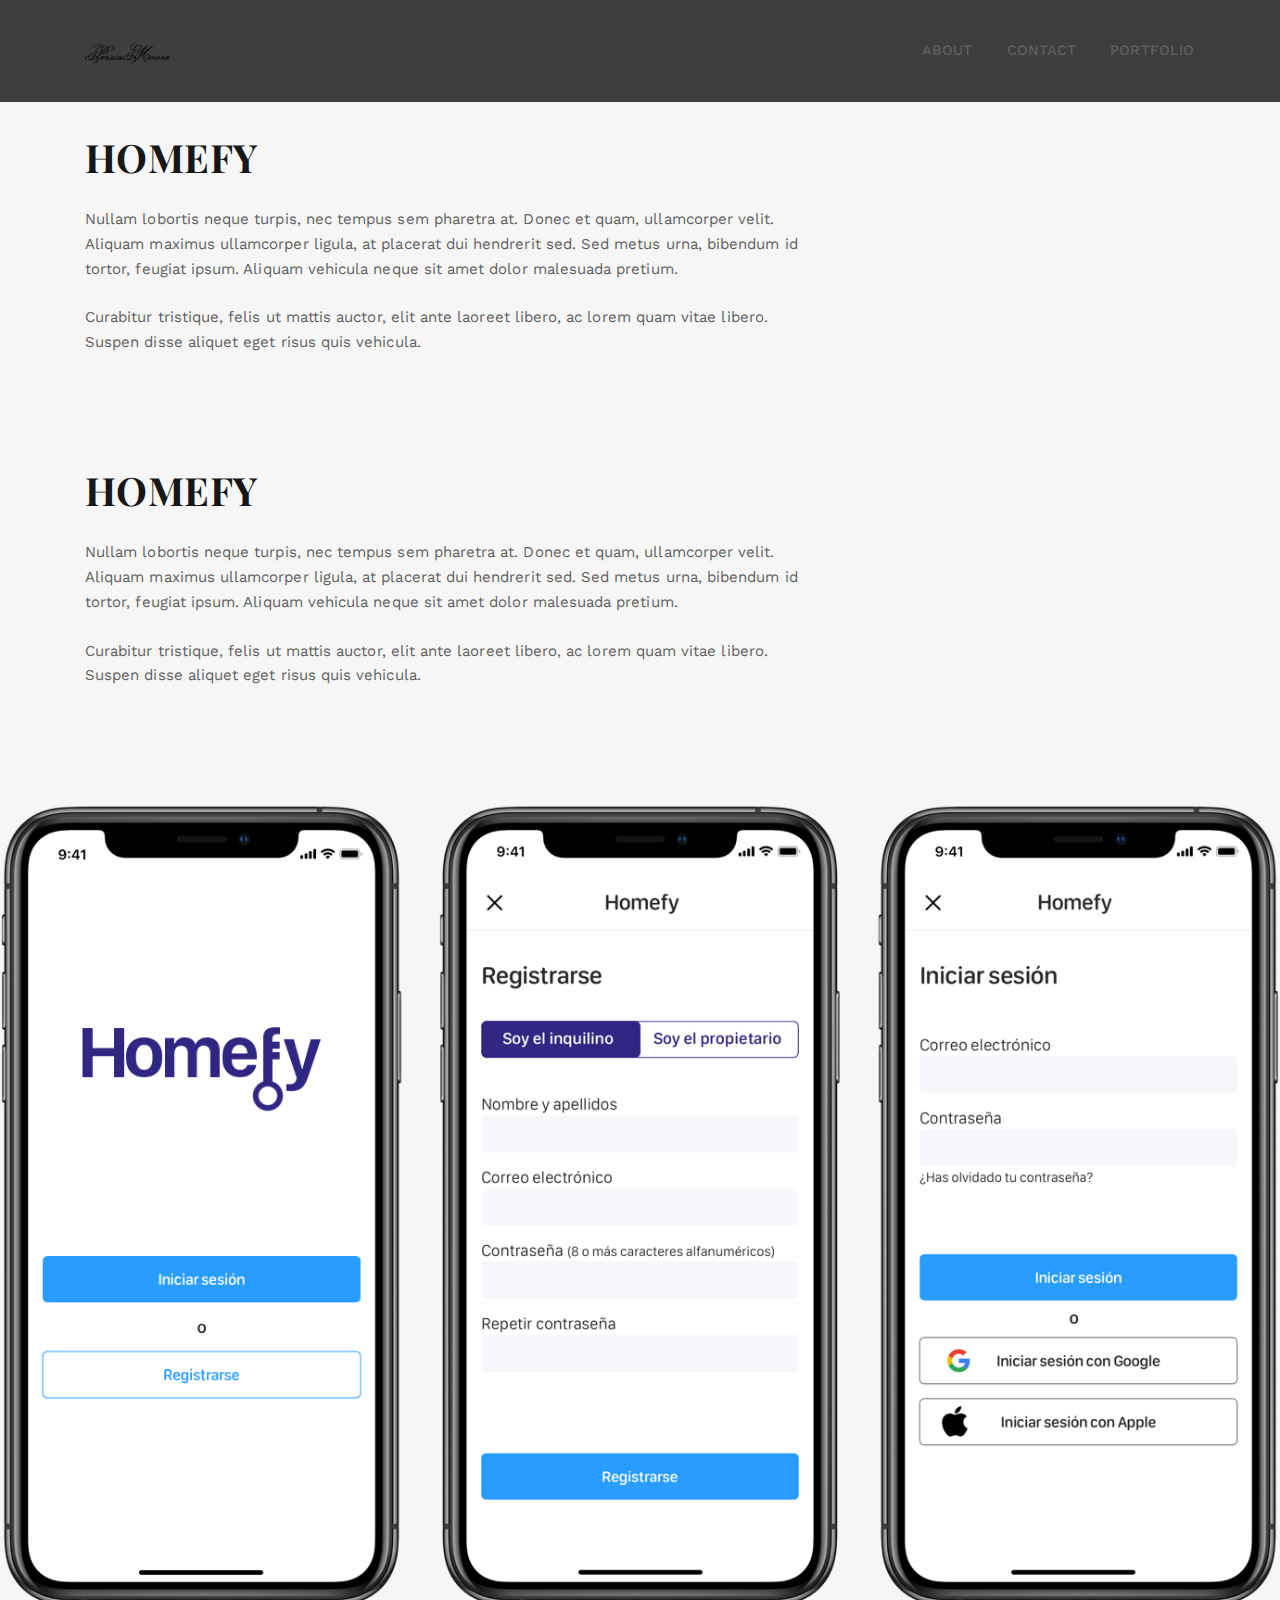
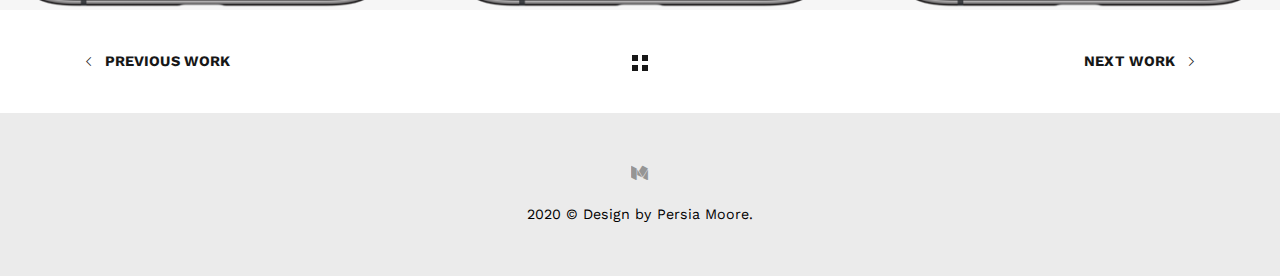
<file: portfolio-single2.html>
<!DOCTYPE html>


<html lang="en">

<head>
    <meta charset="utf-8">
    <meta http-equiv="X-UA-Compatible" content="IE=edge">

    <title>Persia Moore | Work</title>

    <meta name="description" content="Portfolio - Clean & Minimal Portfolio HTML template.">
    <meta name="keywords" content="portfolio, clean, minimal, blog, template, portfolio website">
    <meta name="author" content="nK">

    

    <meta name="viewport" content="width=device-width, initial-scale=1">

    <!-- START: Styles -->

    <!-- Google Fonts -->
    <link href="https://fonts.googleapis.com/css?family=Playfair+Display:400,400i,700,700i%7cWork+Sans:400,500,700" rel="stylesheet" type="text/css">
    
    <link rel="stylesheet" href="assets/css/combined.css">

    <!-- END: Styles -->



</head>



<body>




    <header class="pm-header pm-header-opaque">
        <!--
        START: Navbar
    -->
        <nav class="pm-navbar pm-navbar-top">
            <div class="container">
                <div class="pm-nav-table">
                    <a href="index.html" class="pm-nav-logo">
                        <img src="assets/images/logo.png" alt="" width="85" class="pm-nav-logo-onscroll">
                        <img src="assets/images/logo.png" alt="" width="85">
                    </a>

                    <ul class="pm-nav pm-nav-right hidden-md-down" data-nav-mobile="#pm-nav-mobile">
                        <li>
                            <a href="index.html#about">About</a>
                        </li>
                        <li>
                            <a href="index.html#contact">Contact</a>
                        </li>
                        <li>
                            <a href="portfolio-single.html">Portfolio</a>
                        </li>
                        
                    </ul>

                    <ul class="pm-nav pm-nav-right pm-nav-icons">
                        <li class="single-icon hidden-lg-up">
                            <a href="#" class="pm-navbar-full-toggle">
                                <span class="pm-icon-burger">
                                    <span class="pm-t-1"></span>
                                    <span class="pm-t-2"></span>
                                    <span class="pm-t-3"></span>
                                </span>
                            </a>
                        </li>
                    </ul>
                </div>
            </div>
        </nav>
        <!-- END: Navbar -->

    </header>




    <!--
    START: Navbar Mobile
-->
    <nav class="pm-navbar pm-navbar-full pm-navbar-align-center" id="pm-nav-mobile">
        <div class="pm-navbar-bg">
            <div class="bg-image" style="background-image: url('assets/images/bg-menu.jpg')"></div>
        </div>
        <div class="pm-nav-table">
            <div class="pm-nav-row">
                <div class="container">
                    <div class="pm-nav-header">

                        <div class="pm-nav-logo">
                            <a href="index.html" class="pm-nav-logo">
                                <img src="assets/images/logo.png" alt="" width="85">
                            </a>
                        </div>

                        <div class="pm-nav-close pm-navbar-full-toggle">
                            <span class="pm-icon-close"></span>
                        </div>
                    </div>
                </div>
            </div>
            <div class="pm-nav-row-full pm-nav-row">
                <div class="nano">
                    <div class="nano-content">
                        <div class="pm-nav-table">
                            <div class="pm-nav-row pm-nav-row-full pm-nav-row-center pm-navbar-mobile-content">
                                <ul class="pm-nav">
                                    <!-- Here will be inserted menu from [data-mobile-menu="#pm-nav-mobile"] -->
                                </ul>
                            </div>
                        </div>
                    </div>
                </div>
            </div>
            <div class="pm-nav-row">
                <div class="container">
                    <div class="pm-nav-social">
                        <ul>
                            <li><a href="https://medium.com/@persiasimonemoore"><i class="fa fa-medium"></i></a></li>
                           
                            
                        </ul>
                    </div>
                </div>
            </div>
        </div>
    </nav>
    <!-- END: Navbar Mobile -->


    <div class="pm-main">





        <div class="container">
            <div class="pm-portfolio-single">

                <div class="pm-gap-4 mb-14"></div>
                <h1 class="pm-portfolio-title display-4">HOMEFY</h1>
                <div class="row vertical-gap">
                    <div class="col-lg-8">
                        <div class="pm-portfolio-info">
                            <div class="pm-portfolio-text">
                                <p>Nullam lobortis neque turpis, nec tempus sem pharetra at. Donec et quam, ullamcorper velit. Aliquam maximus ullamcorper ligula, at placerat dui hendrerit sed. Sed metus urna, bibendum id tortor, feugiat ipsum. Aliquam vehicula neque sit amet dolor malesuada pretium.</p>
                                <p>Curabitur tristique, felis ut mattis auctor, elit ante laoreet libero, ac lorem quam vitae libero. Suspen disse aliquet eget risus quis vehicula.</p>
                            </div>
                        </div>
                        
                    </div>
                    
                </div>
                <div class="pm-gap-4 mb-14"></div>
                <h1 class="pm-portfolio-title display-4">HOMEFY</h1>
                <div class="row vertical-gap">
                    <div class="col-lg-8">
                        <div class="pm-portfolio-info">
                            <div class="pm-portfolio-text">
                                <p>Nullam lobortis neque turpis, nec tempus sem pharetra at. Donec et quam, ullamcorper velit. Aliquam maximus ullamcorper ligula, at placerat dui hendrerit sed. Sed metus urna, bibendum id tortor, feugiat ipsum. Aliquam vehicula neque sit amet dolor malesuada pretium.</p>
                                <p>Curabitur tristique, felis ut mattis auctor, elit ante laoreet libero, ac lorem quam vitae libero. Suspen disse aliquet eget risus quis vehicula.</p>
                            </div>
                        </div>
                        
                    </div>
                    
                </div>

            </div>
        </div>
        <div class="pm-gap-4 mb-14"></div>
        <img class="pm-img-fit" src="assets/images/Homefy-mockup.png">

        <!-- START: Pagination -->
        <div class="pm-pagination pm-pagination-center">
            <div class="container">
                <a class="pm-pagination-prev" href="portfolio-single.html">
                    <span class="pe-7s-angle-left"></span> Previous Work</a>
                <a class="pm-pagination-center" href="#">
                    <span class="pm-icon-squares"></span>
                </a>
                <a class="pm-pagination-next" href="portfolio-single3.html">Next Work <span class="pe-7s-angle-right"></span> </a>
            </div>
        </div>
        <!-- END: Pagination -->



        <!--
    START: Footer
-->
        <footer class="pm-footer">


            <div class="pm-footer-cont">
                <div class="container text-xs-center">
                    <div class="pm-footer-social">
                        <ul>
                            <li><a href="https://medium.com/@persiasimonemoore"><i class="fa fa-medium"></i></a></li>
                           <!--  <li><a href="https://www.facebook.com/unvabdesign/"><i class="fa fa-facebook"></i></a></li>
                            <li><a href="https://dribbble.com/_nK"><i class="fa fa-dribbble"></i></a></li>
                            <li><a href="https://www.instagram.com/unvab/"><i class="fa fa-instagram"></i></a></li> -->
                        </ul>
                    </div>

                    <div class="pm-footer-text">
                        <p>2020 &copy; Design by Persia Moore. </p>
                    </div>
                </div>
            </div>
        </footer>
        <!-- END: Footer -->


    </div>




    <!-- START: Scripts -->

    <script src="assets/js/combined.js"></script>
    
    <!-- END: Scripts -->


</body>

</html>
</file>
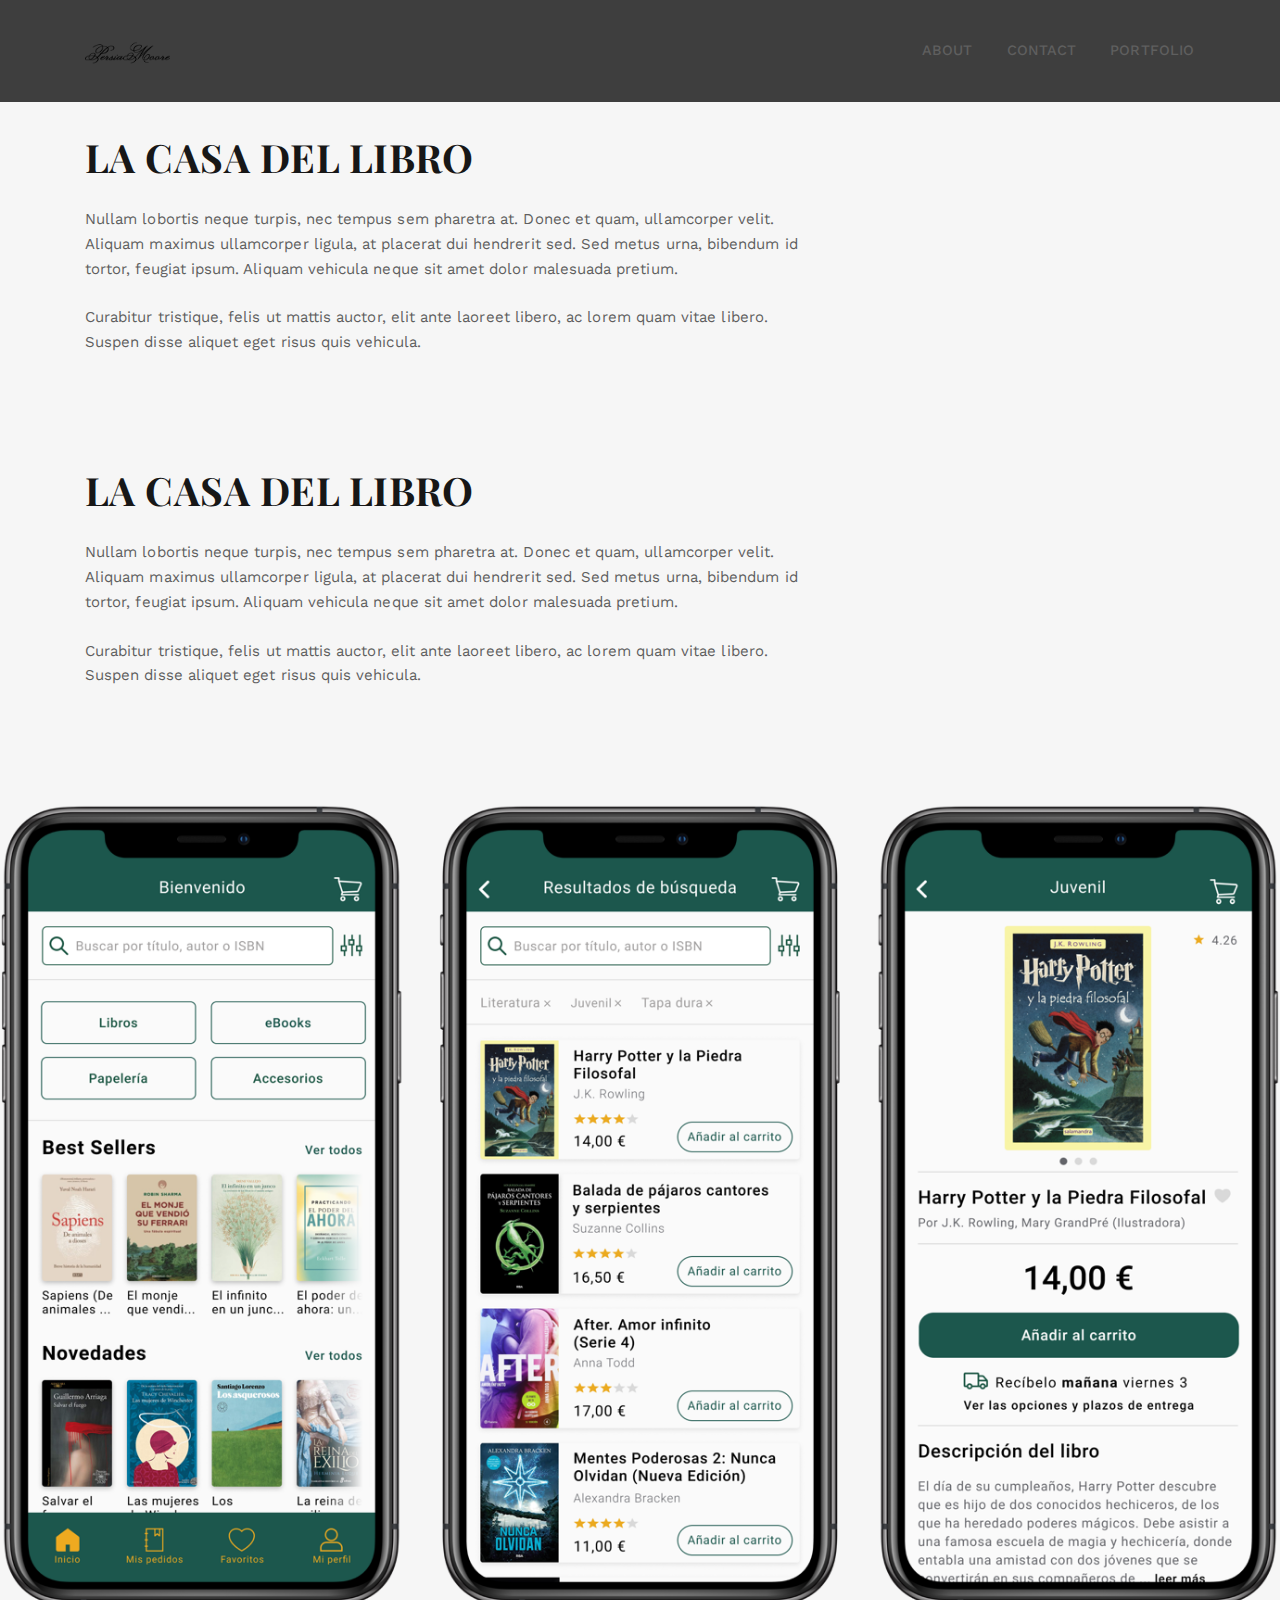
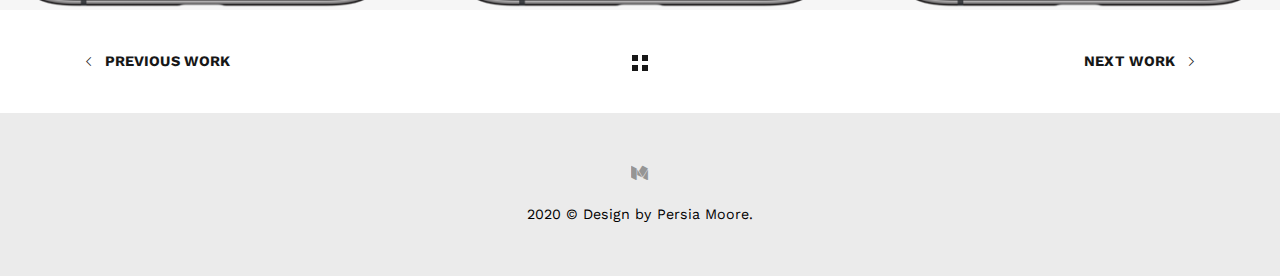
<file: portfolio-single3.html>
<!DOCTYPE html>


<html lang="en">

<head>
    <meta charset="utf-8">
    <meta http-equiv="X-UA-Compatible" content="IE=edge">

    <title>Persia Moore | Work</title>

    <meta name="description" content="Portfolio - Clean & Minimal Portfolio HTML template.">
    <meta name="keywords" content="portfolio, clean, minimal, blog, template, portfolio website">
    <meta name="author" content="nK">

    

    <meta name="viewport" content="width=device-width, initial-scale=1">

    <!-- START: Styles -->

    <!-- Google Fonts -->
    <link href="https://fonts.googleapis.com/css?family=Playfair+Display:400,400i,700,700i%7cWork+Sans:400,500,700" rel="stylesheet" type="text/css">
    
    <link rel="stylesheet" href="assets/css/combined.css">

    <!-- END: Styles -->



</head>



<body>




    <header class="pm-header pm-header-opaque">
        <!--
        START: Navbar
    -->
        <nav class="pm-navbar pm-navbar-top">
            <div class="container">
                <div class="pm-nav-table">
                    <a href="index.html" class="pm-nav-logo">
                        <img src="assets/images/logo.png" alt="" width="85" class="pm-nav-logo-onscroll">
                        <img src="assets/images/logo.png" alt="" width="85">
                    </a>

                    <ul class="pm-nav pm-nav-right hidden-md-down" data-nav-mobile="#pm-nav-mobile">
                        <li>
                            <a href="index.html#about">About</a>
                        </li>
                        <li>
                            <a href="index.html#contact">Contact</a>
                        </li>
                        <li>
                            <a href="portfolio-single.html">Portfolio</a>
                        </li>
                        
                    </ul>

                    <ul class="pm-nav pm-nav-right pm-nav-icons">
                        <li class="single-icon hidden-lg-up">
                            <a href="#" class="pm-navbar-full-toggle">
                                <span class="pm-icon-burger">
                                    <span class="pm-t-1"></span>
                                    <span class="pm-t-2"></span>
                                    <span class="pm-t-3"></span>
                                </span>
                            </a>
                        </li>
                    </ul>
                </div>
            </div>
        </nav>
        <!-- END: Navbar -->

    </header>




    <!--
    START: Navbar Mobile
-->
    <nav class="pm-navbar pm-navbar-full pm-navbar-align-center" id="pm-nav-mobile">
        <div class="pm-navbar-bg">
            <div class="bg-image" style="background-image: url('assets/images/bg-menu.jpg')"></div>
        </div>
        <div class="pm-nav-table">
            <div class="pm-nav-row">
                <div class="container">
                    <div class="pm-nav-header">

                        <div class="pm-nav-logo">
                            <a href="index.html" class="pm-nav-logo">
                                <img src="assets/images/logo.png" alt="" width="85">
                            </a>
                        </div>

                        <div class="pm-nav-close pm-navbar-full-toggle">
                            <span class="pm-icon-close"></span>
                        </div>
                    </div>
                </div>
            </div>
            <div class="pm-nav-row-full pm-nav-row">
                <div class="nano">
                    <div class="nano-content">
                        <div class="pm-nav-table">
                            <div class="pm-nav-row pm-nav-row-full pm-nav-row-center pm-navbar-mobile-content">
                                <ul class="pm-nav">
                                    <!-- Here will be inserted menu from [data-mobile-menu="#pm-nav-mobile"] -->
                                </ul>
                            </div>
                        </div>
                    </div>
                </div>
            </div>
            <div class="pm-nav-row">
                <div class="container">
                    <div class="pm-nav-social">
                        <ul>
                            <li><a href="https://medium.com/@persiasimonemoore"><i class="fa fa-medium"></i></a></li>
                           
                            
                        </ul>
                    </div>
                </div>
            </div>
        </div>
    </nav>
    <!-- END: Navbar Mobile -->


    <div class="pm-main">





        <div class="container">
            <div class="pm-portfolio-single">

                <div class="pm-gap-4 mb-14"></div>
                <h1 class="pm-portfolio-title display-4">LA CASA DEL LIBRO</h1>
                <div class="row vertical-gap">
                    <div class="col-lg-8">
                        <div class="pm-portfolio-info">
                            <div class="pm-portfolio-text">
                                <p>Nullam lobortis neque turpis, nec tempus sem pharetra at. Donec et quam, ullamcorper velit. Aliquam maximus ullamcorper ligula, at placerat dui hendrerit sed. Sed metus urna, bibendum id tortor, feugiat ipsum. Aliquam vehicula neque sit amet dolor malesuada pretium.</p>
                                <p>Curabitur tristique, felis ut mattis auctor, elit ante laoreet libero, ac lorem quam vitae libero. Suspen disse aliquet eget risus quis vehicula.</p>
                            </div>
                        </div>
                        
                    </div>
                    
                </div>
                <div class="pm-gap-4 mb-14"></div>
                <h1 class="pm-portfolio-title display-4">LA CASA DEL LIBRO</h1>
                <div class="row vertical-gap">
                    <div class="col-lg-8">
                        <div class="pm-portfolio-info">
                            <div class="pm-portfolio-text">
                                <p>Nullam lobortis neque turpis, nec tempus sem pharetra at. Donec et quam, ullamcorper velit. Aliquam maximus ullamcorper ligula, at placerat dui hendrerit sed. Sed metus urna, bibendum id tortor, feugiat ipsum. Aliquam vehicula neque sit amet dolor malesuada pretium.</p>
                                <p>Curabitur tristique, felis ut mattis auctor, elit ante laoreet libero, ac lorem quam vitae libero. Suspen disse aliquet eget risus quis vehicula.</p>
                            </div>
                        </div>
                        
                    </div>
                    
                </div>

            </div>
        </div>
        <div class="pm-gap-4 mb-14"></div>
        <img class="pm-img-fit" src="assets/images/La-casa-del-libro.png">

        <!-- START: Pagination -->
        <div class="pm-pagination pm-pagination-center">
            <div class="container">
                <a class="pm-pagination-prev" href="portfolio-single2.html">
                    <span class="pe-7s-angle-left"></span> Previous Work</a>
                <a class="pm-pagination-center" href="#">
                    <span class="pm-icon-squares"></span>
                </a>
                <a class="pm-pagination-next" href="portfolio-single3.html">Next Work <span class="pe-7s-angle-right"></span> </a>
            </div>
        </div>
        <!-- END: Pagination -->



        <!--
    START: Footer
-->
        <footer class="pm-footer">


            <div class="pm-footer-cont">
                <div class="container text-xs-center">
                    <div class="pm-footer-social">
                        <ul>
                            <li><a href="https://medium.com/@persiasimonemoore"><i class="fa fa-medium"></i></a></li>
                           <!--  <li><a href="https://www.facebook.com/unvabdesign/"><i class="fa fa-facebook"></i></a></li>
                            <li><a href="https://dribbble.com/_nK"><i class="fa fa-dribbble"></i></a></li>
                            <li><a href="https://www.instagram.com/unvab/"><i class="fa fa-instagram"></i></a></li> -->
                        </ul>
                    </div>

                    <div class="pm-footer-text">
                        <p>2020 &copy; Design by Persia Moore. </p>
                    </div>
                </div>
            </div>
        </footer>
        <!-- END: Footer -->


    </div>




    <!-- START: Scripts -->

    <script src="assets/js/combined.js"></script>
    
    <!-- END: Scripts -->


</body>

</html>
</file>
<file: assets/css/combined.css>
@charset "UTF-8";
html {
	font-family: sans-serif;
	line-height: 1.15;
	-ms-text-size-adjust: 100%;
	-webkit-text-size-adjust: 100%
}

body {
	margin: 0
}

details,
footer,
header,
main,
menu,
nav,
section {
	display: block
}

progress,
video {
	display: inline-block
}

progress {
	vertical-align: baseline
}

[hidden],
template {
	display: none
}

a {
	background-color: transparent;
	-webkit-text-decoration-skip: objects
}

a:active,
a:hover {
	outline-width: 0
}

b,
strong {
	font-weight: inherit;
	font-weight: bolder
}

h1 {
	font-size: 2em;
	margin: .67em 0
}

img {
	border-style: none
}

svg:not(:root) {
	overflow: hidden
}

code {
	font-family: monospace, monospace;
	font-size: 1em
}

hr {
	box-sizing: content-box;
	height: 0;
	overflow: visible
}

button,
input,
optgroup,
select,
textarea {
	font: inherit;
	margin: 0
}

optgroup {
	font-weight: 700
}

button,
input {
	overflow: visible
}

button,
select {
	text-transform: none
}

[type=reset],
[type=submit],
button,
html [type=button] {
	-webkit-appearance: button
}

[type=button]::-moz-focus-inner,
[type=reset]::-moz-focus-inner,
[type=submit]::-moz-focus-inner,
button::-moz-focus-inner {
	border-style: none;
	padding: 0
}

[type=button]:-moz-focusring,
[type=reset]:-moz-focusring,
[type=submit]:-moz-focusring,
button:-moz-focusring {
	outline: 1px dotted ButtonText
}

textarea {
	overflow: auto
}

[type=checkbox],
[type=radio] {
	box-sizing: border-box;
	padding: 0
}

[type=number]::-webkit-inner-spin-button,
[type=number]::-webkit-outer-spin-button {
	height: auto
}

[type=search] {
	-webkit-appearance: textfield;
	outline-offset: -2px
}

[type=search]::-webkit-search-cancel-button,
[type=search]::-webkit-search-decoration {
	-webkit-appearance: none
}

::-webkit-input-placeholder {
	color: inherit;
	opacity: .54
}

::-webkit-file-upload-button {
	-webkit-appearance: button;
	font: inherit
}

@media print {
	*,
	:after,
	:before,
	:first-letter,
	blockquote:first-line,
	div:first-line,
	li:first-line,
	p:first-line {
		text-shadow: none!important;
		box-shadow: none!important
	}
	a,
	a:visited {
		text-decoration: underline
	}
	blockquote {
		border: 1px solid #999;
		page-break-inside: avoid
	}
	thead {
		display: table-header-group
	}
	img,
	tr {
		page-break-inside: avoid
	}
	h2,
	h3,
	p {
		orphans: 3;
		widows: 3
	}
	h2,
	h3 {
		page-break-after: avoid
	}
	.navbar {
		display: none
	}
	.tag {
		border: 1px solid #000
	}
	.table {
		border-collapse: collapse!important
	}
	.table td,
	.table th {
		background-color: #fff!important
	}
}

html {
	box-sizing: border-box
}

*,
:after,
:before {
	box-sizing: inherit
}

@-ms-viewport {
	width: device-width
}

html {
	font-size: 16px;
	-ms-overflow-style: scrollbar;
	-webkit-tap-highlight-color: transparent
}

body {
	font-family: -apple-system, BlinkMacSystemFont, Segoe UI, Roboto, Helvetica Neue, Arial, sans-serif;
	font-size: 1rem;
	font-weight: 400;
	line-height: 1.5;
	color: #373a3c;
	background-color: #fff
}

[tabindex="-1"]:focus {
	outline: 0!important
}

h1,
h2,
h3,
h4,
h5,
h6 {
	margin-top: 0;
	margin-bottom: .5rem
}

p {
	margin-top: 0
}

address,
p {
	margin-bottom: 1rem
}

address {
	font-style: normal;
	line-height: inherit
}

ol,
ul {
	margin-top: 0;
	margin-bottom: 1rem
}

ol ol,
ol ul,
ul ol,
ul ul {
	margin-bottom: 0
}

dt {
	font-weight: 700
}

blockquote {
	margin: 0 0 1rem
}

a {
	color: #0275d8;
	text-decoration: none
}

a:focus,
a:hover {
	color: #014c8c;
	text-decoration: underline
}

a:focus {
	outline: 5px auto -webkit-focus-ring-color;
	outline-offset: -2px
}

a:not([href]):not([tabindex]),
a:not([href]):not([tabindex]):focus,
a:not([href]):not([tabindex]):hover {
	color: inherit;
	text-decoration: none
}

a:not([href]):not([tabindex]):focus {
	outline: 0
}

img {
	vertical-align: middle
}

[role=button] {
	cursor: pointer
}

[role=button],
a,
area,
button,
input,
label,
select,
textarea {
	-ms-touch-action: manipulation;
	touch-action: manipulation
}

table {
	border-collapse: collapse;
	background-color: transparent
}

caption {
	padding-top: .75rem;
	padding-bottom: .75rem;
	color: #818a91;
	caption-side: bottom
}

caption,
th {
	text-align: left
}

label {
	display: inline-block;
	margin-bottom: .5rem
}

button:focus {
	outline: 1px dotted;
	outline: 5px auto -webkit-focus-ring-color
}

button,
input,
select,
textarea {
	line-height: inherit
}

input[type=checkbox]:disabled,
input[type=radio]:disabled {
	cursor: not-allowed
}

input[type=date],
input[type=datetime-local],
input[type=month],
input[type=time] {
	-webkit-appearance: listbox
}

textarea {
	resize: vertical
}

input[type=search] {
	-webkit-appearance: none
}

[hidden] {
	display: none!important
}

.h1,
.h2,
.h3,
.h4,
.h5,
.h6,
h1,
h2,
h3,
h4,
h5,
h6 {
	margin-bottom: .5rem;
	font-family: inherit;
	font-weight: 500;
	line-height: 1.1;
	color: inherit
}

.h1,
h1 {
	font-size: 2.5rem
}

.h2,
h2 {
	font-size: 2rem
}

.h3,
h3 {
	font-size: 1.75rem
}

.h4,
h4 {
	font-size: 1.5rem
}

.h5,
h5 {
	font-size: 1.25rem
}

.h6,
h6 {
	font-size: 1rem
}

.display-1 {
	font-size: 6rem;
	font-weight: 300
}

.display-2 {
	font-size: 5.5rem;
	font-weight: 300
}

.display-3 {
	/* font-size: 6rem; */
	font-weight: 300
}

.display-4 {
	font-size: 3.5rem;
	font-weight: 300
}

hr {
	margin-top: 1rem;
	margin-bottom: 1rem;
	border: 0;
	border-top: 1px solid rgba(0, 0, 0, .1)
}

.list-inline {
	padding-left: 0;
	list-style: none
}

.list-inline-item {
	display: inline-block
}

.list-inline-item:not(:last-child) {
	margin-right: 5px
}

.blockquote {
	padding: .5rem 1rem;
	margin-bottom: 1rem;
	font-size: 1.25rem;
	border-left: .25rem solid #eceeef
}

.blockquote-footer {
	display: block;
	font-size: 80%;
	color: #818a91
}

.blockquote-footer:before {
	content: "\2014 \00A0"
}

.blockquote-reverse {
	padding-right: 1rem;
	padding-left: 0;
	text-align: right;
	border-right: .25rem solid #eceeef;
	border-left: 0
}

.blockquote-reverse .blockquote-footer:before {
	content: ""
}

.blockquote-reverse .blockquote-footer:after {
	content: "\00A0 \2014"
}

.carousel-inner>.carousel-item>a>img,
.carousel-inner>.carousel-item>img,
.img-fluid,
.img-thumbnail {
	max-width: 100%;
	height: auto
}

.img-thumbnail {
	padding: .25rem;
	background-color: #fff;
	border: 1px solid #ddd;
	border-radius: .25rem;
	-webkit-transition: all .2s ease-in-out;
	transition: all .2s ease-in-out
}

code {
	font-family: Menlo, Monaco, Consolas, Liberation Mono, Courier New, monospace;
	padding: .2rem .4rem;
	font-size: 90%;
	color: #bd4147;
	background-color: #f7f7f9;
	border-radius: .25rem
}

.container {
	margin-left: auto;
	margin-right: auto;
	padding-right: 15px;
	padding-left: 15px
}

.container:after {
	content: "";
	display: table;
	clear: both
}

@media (min-width:576px) {
	.container {
		padding-right: 15px;
		padding-left: 15px
	}
}

@media (min-width:768px) {
	.container {
		padding-right: 15px;
		padding-left: 15px
	}
}

@media (min-width:992px) {
	.container {
		padding-right: 15px;
		padding-left: 15px
	}
}

@media (min-width:1200px) {
	.container {
		padding-right: 15px;
		padding-left: 15px
	}
}

@media (min-width:576px) {
	.container {
		width: 540px;
		max-width: 100%
	}
}

@media (min-width:768px) {
	.container {
		width: 720px;
		max-width: 100%
	}
}

@media (min-width:992px) {
	.container {
		width: 960px;
		max-width: 100%
	}
}

@media (min-width:1200px) {
	.container {
		width: 1140px;
		max-width: 100%
	}
}

.container-fluid {
	margin-left: auto;
	margin-right: auto;
	padding-right: 15px;
	padding-left: 15px
}

.container-fluid:after {
	content: "";
	display: table;
	clear: both
}

@media (min-width:576px) {
	.container-fluid {
		padding-right: 15px;
		padding-left: 15px
	}
}

@media (min-width:768px) {
	.container-fluid {
		padding-right: 15px;
		padding-left: 15px
	}
}

@media (min-width:992px) {
	.container-fluid {
		padding-right: 15px;
		padding-left: 15px
	}
}

@media (min-width:1200px) {
	.container-fluid {
		padding-right: 15px;
		padding-left: 15px
	}
}

.row {
	margin-right: -15px;
	margin-left: -15px
}

.row:after {
	content: "";
	display: table;
	clear: both;
}

@media (min-width:576px) {
	.row {
		margin-right: -15px;
		margin-left: -15px;
	}
}

@media (min-width:768px) {
	.row {
		margin-right: -15px;
		margin-left: -15px;
	}
}

@media (min-width:992px) {
	.row {
		margin-right: -15px;
		margin-left: -15px;
	}
}

@media (min-width:1200px) {
	.row {
		margin-right: -15px;
		margin-left: -15px;
	}
}

.col-lg,
.col-lg-1,
.col-lg-2,
.col-lg-3,
.col-lg-4,
.col-lg-5,
.col-lg-6,
.col-lg-7,
.col-lg-8,
.col-lg-9,
.col-lg-10,
.col-lg-11,
.col-lg-12,
.col-md,
.col-md-1,
.col-md-2,
.col-md-3,
.col-md-4,
.col-md-5,
.col-md-6,
.col-md-7,
.col-md-8,
.col-md-9,
.col-md-10,
.col-md-11,
.col-md-12,
.col-sm,
.col-sm-1,
.col-sm-2,
.col-sm-3,
.col-sm-4,
.col-sm-5,
.col-sm-6,
.col-sm-7,
.col-sm-8,
.col-sm-9,
.col-sm-10,
.col-sm-11,
.col-sm-12,
.col-xs,
.col-xs-1,
.col-xs-2,
.col-xs-3,
.col-xs-4,
.col-xs-5,
.col-xs-6,
.col-xs-7,
.col-xs-8,
.col-xs-9,
.col-xs-10,
.col-xs-11,
.col-xs-12 {
	position: relative;
	min-height: 1px;
	padding-right: 15px;
	padding-left: 15px;
}

@media (min-width:576px) {
	.col-lg,
	.col-lg-1,
	.col-lg-2,
	.col-lg-3,
	.col-lg-4,
	.col-lg-5,
	.col-lg-6,
	.col-lg-7,
	.col-lg-8,
	.col-lg-9,
	.col-lg-10,
	.col-lg-11,
	.col-lg-12,
	.col-md,
	.col-md-1,
	.col-md-2,
	.col-md-3,
	.col-md-4,
	.col-md-5,
	.col-md-6,
	.col-md-7,
	.col-md-8,
	.col-md-9,
	.col-md-10,
	.col-md-11,
	.col-md-12,
	.col-sm,
	.col-sm-1,
	.col-sm-2,
	.col-sm-3,
	.col-sm-4,
	.col-sm-5,
	.col-sm-6,
	.col-sm-7,
	.col-sm-8,
	.col-sm-9,
	.col-sm-10,
	.col-sm-11,
	.col-sm-12,
	.col-xs,
	.col-xs-1,
	.col-xs-2,
	.col-xs-3,
	.col-xs-4,
	.col-xs-5,
	.col-xs-6,
	.col-xs-7,
	.col-xs-8,
	.col-xs-9,
	.col-xs-10,
	.col-xs-11,
	.col-xs-12 {
		padding-right: 15px;
		padding-left: 15px;
	}
}

@media (min-width:768px) {
	.col-lg,
	.col-lg-1,
	.col-lg-2,
	.col-lg-3,
	.col-lg-4,
	.col-lg-5,
	.col-lg-6,
	.col-lg-7,
	.col-lg-8,
	.col-lg-9,
	.col-lg-10,
	.col-lg-11,
	.col-lg-12,
	.col-md,
	.col-md-1,
	.col-md-2,
	.col-md-3,
	.col-md-4,
	.col-md-5,
	.col-md-6,
	.col-md-7,
	.col-md-8,
	.col-md-9,
	.col-md-10,
	.col-md-11,
	.col-md-12,
	.col-sm,
	.col-sm-1,
	.col-sm-2,
	.col-sm-3,
	.col-sm-4,
	.col-sm-5,
	.col-sm-6,
	.col-sm-7,
	.col-sm-8,
	.col-sm-9,
	.col-sm-10,
	.col-sm-11,
	.col-sm-12,
	.col-xs,
	.col-xs-1,
	.col-xs-2,
	.col-xs-3,
	.col-xs-4,
	.col-xs-5,
	.col-xs-6,
	.col-xs-7,
	.col-xs-8,
	.col-xs-9,
	.col-xs-10,
	.col-xs-11,
	.col-xs-12 {
		padding-right: 15px;
		padding-left: 15px;
	}
}

@media (min-width:992px) {
	.col-lg,
	.col-lg-1,
	.col-lg-2,
	.col-lg-3,
	.col-lg-4,
	.col-lg-5,
	.col-lg-6,
	.col-lg-7,
	.col-lg-8,
	.col-lg-9,
	.col-lg-10,
	.col-lg-11,
	.col-lg-12,
	.col-md,
	.col-md-1,
	.col-md-2,
	.col-md-3,
	.col-md-4,
	.col-md-5,
	.col-md-6,
	.col-md-7,
	.col-md-8,
	.col-md-9,
	.col-md-10,
	.col-md-11,
	.col-md-12,
	.col-sm,
	.col-sm-1,
	.col-sm-2,
	.col-sm-3,
	.col-sm-4,
	.col-sm-5,
	.col-sm-6,
	.col-sm-7,
	.col-sm-8,
	.col-sm-9,
	.col-sm-10,
	.col-sm-11,
	.col-sm-12,
	.col-xs,
	.col-xs-1,
	.col-xs-2,
	.col-xs-3,
	.col-xs-4,
	.col-xs-5,
	.col-xs-6,
	.col-xs-7,
	.col-xs-8,
	.col-xs-9,
	.col-xs-10,
	.col-xs-11,
	.col-xs-12 {
		padding-right: 15px;
		padding-left: 15px;
	}
}

@media (min-width:1200px) {
	.col-lg,
	.col-lg-1,
	.col-lg-2,
	.col-lg-3,
	.col-lg-4,
	.col-lg-5,
	.col-lg-6,
	.col-lg-7,
	.col-lg-8,
	.col-lg-9,
	.col-lg-10,
	.col-lg-11,
	.col-lg-12,
	.col-md,
	.col-md-1,
	.col-md-2,
	.col-md-3,
	.col-md-4,
	.col-md-5,
	.col-md-6,
	.col-md-7,
	.col-md-8,
	.col-md-9,
	.col-md-10,
	.col-md-11,
	.col-md-12,
	.col-sm,
	.col-sm-1,
	.col-sm-2,
	.col-sm-3,
	.col-sm-4,
	.col-sm-5,
	.col-sm-6,
	.col-sm-7,
	.col-sm-8,
	.col-sm-9,
	.col-sm-10,
	.col-sm-11,
	.col-sm-12,
	.col-xs,
	.col-xs-1,
	.col-xs-2,
	.col-xs-3,
	.col-xs-4,
	.col-xs-5,
	.col-xs-6,
	.col-xs-7,
	.col-xs-8,
	.col-xs-9,
	.col-xs-10,
	.col-xs-11,
	.col-xs-12 {
		padding-right: 15px;
		padding-left: 15px;
	}
}

.col-xs-1 {
	float: left;
	width: 8.333333%;
}

.col-xs-2 {
	float: left;
	width: 16.666667%;
}

.col-xs-3 {
	float: left;
	width: 25%;
}

.col-xs-4 {
	float: left;
	width: 33.333333%;
}

.col-xs-5 {
	float: left;
	width: 41.666667%;
}

.col-xs-6 {
	float: left;
	width: 50%;
}

.col-xs-7 {
	float: left;
	width: 58.333333%
}

.col-xs-8 {
	float: left;
	width: 66.666667%
}

.col-xs-9 {
	float: left;
	width: 75%
}

.col-xs-10 {
	float: left;
	width: 83.333333%
}

.col-xs-11 {
	float: left;
	width: 91.666667%
}

.col-xs-12 {
	float: left;
	width: 100%
}

.push-xs-0 {
	left: auto
}

.push-xs-1 {
	left: 8.333333%
}

.push-xs-2 {
	left: 16.666667%
}

.push-xs-3 {
	left: 25%
}

.push-xs-4 {
	left: 33.333333%
}

.push-xs-5 {
	left: 41.666667%
}

.push-xs-6 {
	left: 50%
}

.push-xs-7 {
	left: 58.333333%
}

.push-xs-8 {
	left: 66.666667%
}

.push-xs-9 {
	left: 75%
}

.push-xs-10 {
	left: 83.333333%
}

.push-xs-11 {
	left: 91.666667%
}

.push-xs-12 {
	left: 100%
}

.offset-xs-1 {
	margin-left: 8.333333%
}

.offset-xs-2 {
	margin-left: 16.666667%
}

.offset-xs-3 {
	margin-left: 25%
}

.offset-xs-4 {
	margin-left: 33.333333%
}

.offset-xs-5 {
	margin-left: 41.666667%
}

.offset-xs-6 {
	margin-left: 50%
}

.offset-xs-7 {
	margin-left: 58.333333%
}

.offset-xs-8 {
	margin-left: 66.666667%
}

.offset-xs-9 {
	margin-left: 75%
}

.offset-xs-10 {
	margin-left: 83.333333%
}

.offset-xs-11 {
	margin-left: 91.666667%
}

@media (min-width:576px) {
	.col-sm-1 {
		float: left;
		width: 8.333333%
	}
	.col-sm-2 {
		float: left;
		width: 16.666667%
	}
	.col-sm-3 {
		float: left;
		width: 25%
	}
	.col-sm-4 {
		float: left;
		width: 33.333333%
	}
	.col-sm-5 {
		float: left;
		width: 41.666667%
	}
	.col-sm-6 {
		float: left;
		width: 50%
	}
	.col-sm-7 {
		float: left;
		width: 58.333333%
	}
	.col-sm-8 {
		float: left;
		width: 66.666667%
	}
	.col-sm-9 {
		float: left;
		width: 75%
	}
	.col-sm-10 {
		float: left;
		width: 83.333333%
	}
	.col-sm-11 {
		float: left;
		width: 91.666667%
	}
	.col-sm-12 {
		float: left;
		width: 100%
	}
	.push-sm-0 {
		left: auto
	}
	.push-sm-1 {
		left: 8.333333%
	}
	.push-sm-2 {
		left: 16.666667%
	}
	.push-sm-3 {
		left: 25%
	}
	.push-sm-4 {
		left: 33.333333%
	}
	.push-sm-5 {
		left: 41.666667%
	}
	.push-sm-6 {
		left: 50%
	}
	.push-sm-7 {
		left: 58.333333%
	}
	.push-sm-8 {
		left: 66.666667%
	}
	.push-sm-9 {
		left: 75%
	}
	.push-sm-10 {
		left: 83.333333%
	}
	.push-sm-11 {
		left: 91.666667%
	}
	.push-sm-12 {
		left: 100%
	}
	.offset-sm-0 {
		margin-left: 0
	}
	.offset-sm-1 {
		margin-left: 8.333333%
	}
	.offset-sm-2 {
		margin-left: 16.666667%
	}
	.offset-sm-3 {
		margin-left: 25%
	}
	.offset-sm-4 {
		margin-left: 33.333333%
	}
	.offset-sm-5 {
		margin-left: 41.666667%
	}
	.offset-sm-6 {
		margin-left: 50%
	}
	.offset-sm-7 {
		margin-left: 58.333333%
	}
	.offset-sm-8 {
		margin-left: 66.666667%
	}
	.offset-sm-9 {
		margin-left: 75%
	}
	.offset-sm-10 {
		margin-left: 83.333333%
	}
	.offset-sm-11 {
		margin-left: 91.666667%
	}
}

@media (min-width:768px) {
	.col-md-1 {
		float: left;
		width: 8.333333%
	}
	.col-md-2 {
		float: left;
		width: 16.666667%
	}
	.col-md-3 {
		float: left;
		width: 25%
	}
	.col-md-4 {
		float: left;
		width: 33.333333%
	}
	.col-md-5 {
		float: left;
		width: 41.666667%
	}
	.col-md-6 {
		float: left;
		width: 50%
	}
	.col-md-7 {
		float: left;
		width: 58.333333%;
		
	}
	.col-md-8 {
		float: left;
		width: 66.666667%
	}
	.col-md-9 {
		float: left;
		width: 75%
	}
	.col-md-10 {
		float: left;
		width: 83.333333%
	}
	.col-md-11 {
		float: left;
		width: 91.666667%
	}
	.col-md-12 {
		float: left;
		width: 100%
	}
	.push-md-0 {
		left: auto
	}
	.push-md-1 {
		left: 8.333333%
	}
	.push-md-2 {
		left: 16.666667%
	}
	.push-md-3 {
		left: 25%
	}
	.push-md-4 {
		left: 33.333333%
	}
	.push-md-5 {
		left: 41.666667%
	}
	.push-md-6 {
		left: 50%
	}
	.push-md-7 {
		left: 58.333333%
	}
	.push-md-8 {
		left: 66.666667%
	}
	.push-md-9 {
		left: 75%
	}
	.push-md-10 {
		left: 83.333333%
	}
	.push-md-11 {
		left: 91.666667%
	}
	.push-md-12 {
		left: 100%
	}
	.offset-md-0 {
		margin-left: 0
	}
	.offset-md-1 {
		margin-left: 8.333333%
	}
	.offset-md-2 {
		margin-left: 16.666667%
	}
	.offset-md-3 {
		margin-left: 25%
	}
	.offset-md-4 {
		margin-left: 33.333333%
	}
	.offset-md-5 {
		margin-left: 41.666667%
	}
	.offset-md-6 {
		margin-left: 50%
	}
	.offset-md-7 {
		margin-left: 58.333333%
	}
	.offset-md-8 {
		margin-left: 66.666667%
	}
	.offset-md-9 {
		margin-left: 75%
	}
	.offset-md-10 {
		margin-left: 83.333333%
	}
	.offset-md-11 {
		margin-left: 91.666667%
	}
}

@media (min-width:992px) {
	.col-lg-1 {
		float: left;
		width: 8.333333%
	}
	.col-lg-2 {
		float: left;
		width: 16.666667%
	}
	.col-lg-3 {
		float: left;
		width: 25%
	}
	.col-lg-4 {
		float: left;
		width: 33.333333%
	}
	.col-lg-5 {
		float: left;
		width: 41.666667%
	}
	.col-lg-6 {
		float: left;
		width: 50%
	}
	.col-lg-7 {
		float: left;
		width: 58.333333%
	}
	.col-lg-8 {
		float: left;
		width: 66.666667%
	}
	.col-lg-9 {
		float: left;
		width: 75%
	}
	.col-lg-10 {
		float: left;
		width: 83.333333%
	}
	.col-lg-11 {
		float: left;
		width: 91.666667%
	}
	.col-lg-12 {
		float: left;
		width: 100%
	}
	.push-lg-0 {
		left: auto
	}
	.push-lg-1 {
		left: 8.333333%
	}
	.push-lg-2 {
		left: 16.666667%
	}
	.push-lg-3 {
		left: 25%
	}
	.push-lg-4 {
		left: 33.333333%
	}
	.push-lg-5 {
		left: 41.666667%
	}
	.push-lg-6 {
		left: 50%
	}
	.push-lg-7 {
		left: 58.333333%
	}
	.push-lg-8 {
		left: 66.666667%
	}
	.push-lg-9 {
		left: 75%
	}
	.push-lg-10 {
		left: 83.333333%
	}
	.push-lg-11 {
		left: 91.666667%
	}
	.push-lg-12 {
		left: 100%
	}
	.offset-lg-0 {
		margin-left: 0
	}
	.offset-lg-1 {
		margin-left: 8.333333%
	}
	.offset-lg-2 {
		margin-left: 16.666667%
	}
	.offset-lg-3 {
		margin-left: 25%
	}
	.offset-lg-4 {
		margin-left: 33.333333%
	}
	.offset-lg-5 {
		margin-left: 41.666667%
	}
	.offset-lg-6 {
		margin-left: 50%
	}
	.offset-lg-7 {
		margin-left: 58.333333%
	}
	.offset-lg-8 {
		margin-left: 66.666667%
	}
	.offset-lg-9 {
		margin-left: 75%
	}
	.offset-lg-10 {
		margin-left: 83.333333%
	}
	.offset-lg-11 {
		margin-left: 91.666667%
	}
}

.table {
	width: 100%;
	max-width: 100%;
	margin-bottom: 1rem
}

.table td,
.table th {
	padding: .75rem;
	vertical-align: top;
	border-top: 1px solid #eceeef
}

.table thead th {
	vertical-align: bottom;
	border-bottom: 2px solid #eceeef
}

.table tbody+tbody {
	border-top: 2px solid #eceeef
}

.table .table {
	background-color: #fff
}

.table-sm td,
.table-sm th {
	padding: .3rem
}

.table-active,
.table-active>td,
.table-active>th,
.table-hover .table-active:hover,
.table-hover .table-active:hover>td,
.table-hover .table-active:hover>th,
.table-hover tbody tr:hover {
	background-color: rgba(0, 0, 0, .075)
}

.table-success,
.table-success>td,
.table-success>th {
	background-color: #dff0d8
}

.table-hover .table-success:hover,
.table-hover .table-success:hover>td,
.table-hover .table-success:hover>th {
	background-color: #d0e9c6
}

.table-info,
.table-info>td,
.table-info>th {
	background-color: #d9edf7
}

.table-hover .table-info:hover,
.table-hover .table-info:hover>td,
.table-hover .table-info:hover>th {
	background-color: #c4e3f3
}

.thead-default th {
	color: #55595c;
	background-color: #eceeef
}

.table-reflow thead {
	float: left
}

.table-reflow tbody {
	display: block;
	white-space: nowrap
}

.table-reflow td,
.table-reflow th {
	border-top: 1px solid #eceeef;
	border-left: 1px solid #eceeef
}

.table-reflow td:last-child,
.table-reflow th:last-child {
	border-right: 1px solid #eceeef
}

.table-reflow tbody:last-child tr:last-child td,
.table-reflow tbody:last-child tr:last-child th,
.table-reflow tfoot:last-child tr:last-child td,
.table-reflow tfoot:last-child tr:last-child th,
.table-reflow thead:last-child tr:last-child td,
.table-reflow thead:last-child tr:last-child th {
	border-bottom: 1px solid #eceeef
}

.table-reflow tr {
	float: left
}

.table-reflow tr td,
.table-reflow tr th {
	display: block!important;
	border: 1px solid #eceeef
}

.form-control {
	display: block;
	width: 100%;
	padding: .5rem .75rem;
	font-size: 1rem;
	line-height: 1.25;
	color: #55595c;
	background-color: #fff;
	background-image: none;
	background-clip: padding-box;
	border: 1px solid rgba(0, 0, 0, .15);
	border-radius: .25rem
}

.form-control::-ms-expand {
	background-color: transparent;
	border: 0
}

.form-control:focus {
	color: #55595c;
	background-color: #fff;
	border-color: #66afe9;
	outline: 0
}

.form-control::-webkit-input-placeholder {
	color: #999;
	opacity: 1
}

.form-control::-moz-placeholder {
	color: #999;
	opacity: 1
}

.form-control:-ms-input-placeholder {
	color: #999;
	opacity: 1
}

.form-control::placeholder {
	color: #999;
	opacity: 1
}

.form-control:disabled,
.form-control[readonly] {
	background-color: #eceeef;
	opacity: 1
}

.form-control:disabled {
	cursor: not-allowed
}

select.form-control:not([size]):not([multiple]) {
	height: calc(2.5rem - 2px)
}

select.form-control:focus::-ms-value {
	color: #55595c;
	background-color: #fff
}

.form-control-file,
.form-control-range {
	display: block
}

.col-form-label {
	padding-top: .5rem;
	padding-bottom: .5rem;
	margin-bottom: 0
}

.col-form-label-lg {
	padding-top: .75rem;
	padding-bottom: .75rem;
	font-size: 1.25rem
}

.col-form-label-sm {
	padding-top: .25rem;
	padding-bottom: .25rem;
	font-size: .875rem
}

.form-control-static {
	padding-top: .5rem;
	padding-bottom: .5rem;
	line-height: 1.25;
	border: solid transparent;
	border-width: 1px 0
}

.form-control-static.form-control-lg,
.form-control-static.form-control-sm {
	padding-right: 0;
	padding-left: 0
}

.form-control-sm {
	padding: .25rem .5rem;
	font-size: .875rem;
	border-radius: .2rem
}

select.form-control-sm:not([size]):not([multiple]) {
	height: 1.8125rem
}

.form-control-lg {
	padding: .75rem 1.5rem;
	font-size: 1.25rem;
	border-radius: .3rem
}

select.form-control-lg:not([size]):not([multiple]) {
	height: 3.166667rem
}

.form-text {
	display: block;
	margin-top: .25rem
}

.form-check {
	position: relative;
	display: block;
	margin-bottom: .75rem
}

.form-check+.form-check {
	margin-top: -.25rem
}

.form-check.disabled .form-check-label {
	color: #818a91;
	cursor: not-allowed
}

.form-check-label {
	padding-left: 1.25rem;
	margin-bottom: 0;
	cursor: pointer
}

.form-check-input {
	position: absolute;
	margin-top: .25rem;
	margin-left: -1.25rem
}

.form-check-input:only-child {
	position: static
}

.form-check-inline {
	position: relative;
	display: inline-block;
	padding-left: 1.25rem;
	margin-bottom: 0;
	vertical-align: middle;
	cursor: pointer
}

.form-check-inline+.form-check-inline {
	margin-left: .75rem
}

.form-check-inline.disabled {
	color: #818a91;
	cursor: not-allowed
}

.form-control-success {
	padding-right: 2.25rem;
	background-repeat: no-repeat;
	background-position: center right .625rem;
	background-size: 1.25rem 1.25rem
}

.has-success .col-form-label,
.has-success .form-check-inline,
.has-success .form-check-label,
.has-success .form-control-label {
	color: #5cb85c
}

.has-success .form-control {
	border-color: #5cb85c
}

.has-success .form-control-success {
	background-image: url("data:image/svg+xml;charset=utf8,%3Csvg xmlns='http://www.w3.org/2000/svg' viewBox='0 0 8 8'%3E%3Cpath fill='%235cb85c' d='M2.3 6.73L.6 4.53c-.4-1.04.46-1.4 1.1-.8l1.1 1.4 3.4-3.8c.6-.63 1.6-.27 1.2.7l-4 4.6c-.43.5-.8.4-1.1.1z'/%3E%3C/svg%3E")
}

@media (min-width:576px) {
	.form-inline .form-control {
		display: inline-block;
		width: auto;
		vertical-align: middle
	}
	.form-inline .form-control-static {
		display: inline-block
	}
	.form-inline .form-check,
	.form-inline .form-control-label {
		margin-bottom: 0;
		vertical-align: middle
	}
	.form-inline .form-check {
		display: inline-block;
		margin-top: 0
	}
	.form-inline .form-check-label {
		padding-left: 0
	}
	.form-inline .form-check-input {
		position: relative;
		margin-left: 0
	}
}

.btn {
	display: inline-block;
	font-weight: 400;
	line-height: 1.25;
	text-align: center;
	white-space: nowrap;
	vertical-align: middle;
	cursor: pointer;
	-webkit-user-select: none;
	-moz-user-select: none;
	-ms-user-select: none;
	user-select: none;
	border: 1px solid transparent;
	padding: .5rem 1rem;
	font-size: 1rem;
	border-radius: .25rem
}

.btn.active.focus,
.btn.active:focus,
.btn.focus,
.btn:active.focus,
.btn:active:focus,
.btn:focus {
	outline: 5px auto -webkit-focus-ring-color;
	outline-offset: -2px
}

.btn.focus,
.btn:focus,
.btn:hover {
	text-decoration: none
}

.btn.active,
.btn:active {
	background-image: none;
	outline: 0
}

.btn.disabled,
.btn:disabled {
	cursor: not-allowed;
	opacity: .65
}

a.btn.disabled {
	pointer-events: none
}

.btn-info {
	color: #fff;
	background-color: #5bc0de;
	border-color: #5bc0de
}

.btn-info.focus,
.btn-info:focus,
.btn-info:hover {
	color: #fff;
	background-color: #31b0d5;
	border-color: #2aabd2
}

.btn-info.active,
.btn-info:active,
.open>.btn-info.dropdown-toggle {
	color: #fff;
	background-color: #31b0d5;
	border-color: #2aabd2;
	background-image: none
}

.btn-info.active.focus,
.btn-info.active:focus,
.btn-info.active:hover,
.btn-info:active.focus,
.btn-info:active:focus,
.btn-info:active:hover,
.open>.btn-info.dropdown-toggle.focus,
.open>.btn-info.dropdown-toggle:focus,
.open>.btn-info.dropdown-toggle:hover {
	color: #fff;
	background-color: #269abc;
	border-color: #1f7e9a
}

.btn-info.disabled.focus,
.btn-info.disabled:focus,
.btn-info.disabled:hover,
.btn-info:disabled.focus,
.btn-info:disabled:focus,
.btn-info:disabled:hover {
	background-color: #5bc0de;
	border-color: #5bc0de
}

.btn-success {
	color: #fff;
	background-color: #5cb85c;
	border-color: #5cb85c
}

.btn-success.focus,
.btn-success:focus,
.btn-success:hover {
	color: #fff;
	background-color: #449d44;
	border-color: #419641
}

.btn-success.active,
.btn-success:active,
.open>.btn-success.dropdown-toggle {
	color: #fff;
	background-color: #449d44;
	border-color: #419641;
	background-image: none
}

.btn-success.active.focus,
.btn-success.active:focus,
.btn-success.active:hover,
.btn-success:active.focus,
.btn-success:active:focus,
.btn-success:active:hover,
.open>.btn-success.dropdown-toggle.focus,
.open>.btn-success.dropdown-toggle:focus,
.open>.btn-success.dropdown-toggle:hover {
	color: #fff;
	background-color: #398439;
	border-color: #2d672d
}

.btn-success.disabled.focus,
.btn-success.disabled:focus,
.btn-success.disabled:hover,
.btn-success:disabled.focus,
.btn-success:disabled:focus,
.btn-success:disabled:hover {
	background-color: #5cb85c;
	border-color: #5cb85c
}

.btn-link {
	font-weight: 400;
	color: #0275d8;
	border-radius: 0
}

.btn-link,
.btn-link.active,
.btn-link:active,
.btn-link:disabled {
	background-color: transparent
}

.btn-link,
.btn-link:active,
.btn-link:focus,
.btn-link:hover {
	border-color: transparent
}

.btn-link:focus,
.btn-link:hover {
	color: #014c8c;
	text-decoration: underline;
	background-color: transparent
}

.btn-link:disabled:focus,
.btn-link:disabled:hover {
	color: #818a91;
	text-decoration: none
}

.btn-lg {
	padding: .75rem 1.5rem;
	font-size: 1.25rem;
	border-radius: .3rem
}

.btn-sm {
	padding: .25rem .5rem;
	font-size: .875rem;
	border-radius: .2rem
}

.btn-block {
	display: block;
	width: 100%
}

.btn-block+.btn-block {
	margin-top: .5rem
}

input[type=button].btn-block,
input[type=reset].btn-block,
input[type=submit].btn-block {
	width: 100%
}

.fade {
	opacity: 0;
	-webkit-transition: opacity .15s linear;
	transition: opacity .15s linear
}

.fade.active {
	opacity: 1
}

.collapse {
	display: none
}

.collapse.active {
	display: block
}

tr.collapse.active {
	display: table-row
}

tbody.collapse.active {
	display: table-row-group
}

.collapsing {
	height: 0;
	overflow: hidden;
	-webkit-transition-timing-function: ease;
	transition-timing-function: ease;
	-webkit-transition-duration: .35s;
	transition-duration: .35s;
	-webkit-transition-property: height;
	transition-property: height
}

.collapsing,
.dropdown {
	position: relative
}

.dropdown-toggle:after {
	display: inline-block;
	width: 0;
	height: 0;
	margin-left: .3em;
	vertical-align: middle;
	content: "";
	border-top: .3em solid;
	border-right: .3em solid transparent;
	border-left: .3em solid transparent
}

.dropdown-toggle:focus {
	outline: 0
}

.dropdown-menu {
	position: absolute;
	top: 100%;
	left: 0;
	z-index: 1000;
	display: none;
	float: left;
	min-width: 10rem;
	padding: .5rem 0;
	margin: .125rem 0 0;
	font-size: 1rem;
	color: #373a3c;
	text-align: left;
	list-style: none;
	background-color: #fff;
	background-clip: padding-box;
	border: 1px solid rgba(0, 0, 0, .15);
	border-radius: .25rem
}

.dropdown-item {
	display: block;
	width: 100%;
	padding: 3px 1.5rem;
	clear: both;
	font-weight: 400;
	color: #373a3c;
	text-align: inherit;
	white-space: nowrap;
	background: 0 0;
	border: 0
}

.dropdown-item:focus,
.dropdown-item:hover {
	color: #2b2d2f;
	text-decoration: none;
	background-color: #f5f5f5
}

.dropdown-item.active,
.dropdown-item.active:focus,
.dropdown-item.active:hover {
	color: #fff;
	text-decoration: none;
	background-color: #0275d8;
	outline: 0
}

.dropdown-item.disabled,
.dropdown-item.disabled:focus,
.dropdown-item.disabled:hover {
	color: #818a91
}

.dropdown-item.disabled:focus,
.dropdown-item.disabled:hover {
	text-decoration: none;
	cursor: not-allowed;
	background-color: transparent;
	background-image: none;
	filter: "progid:DXImageTransform.Microsoft.gradient(enabled = false)"
}

.active>.dropdown-menu {
	display: block
}

.active>a {
	outline: 0
}

.dropdown-menu-right {
	right: 0;
	left: auto
}

.dropdown-menu-left {
	right: auto;
	left: 0
}

.dropdown-header {
	display: block;
	padding: .5rem 1.5rem;
	margin-bottom: 0;
	font-size: .875rem;
	color: #818a91;
	white-space: nowrap
}

.dropdown-backdrop {
	position: fixed;
	top: 0;
	right: 0;
	bottom: 0;
	left: 0;
	z-index: 990
}

.navbar-fixed-bottom .dropdown .dropdown-menu {
	top: auto;
	bottom: 100%;
	margin-bottom: .125rem
}

.btn+.dropdown-toggle-split {
	padding-right: .75rem;
	padding-left: .75rem
}

.btn+.dropdown-toggle-split:after {
	margin-left: 0
}

.btn-sm+.dropdown-toggle-split {
	padding-right: .375rem;
	padding-left: .375rem
}

.btn-lg+.dropdown-toggle-split {
	padding-right: 1.125rem;
	padding-left: 1.125rem
}

[data-toggle=buttons]>.btn input[type=checkbox],
[data-toggle=buttons]>.btn input[type=radio] {
	position: absolute;
	clip: rect(0, 0, 0, 0);
	pointer-events: none
}

.nav {
	padding-left: 0;
	margin-bottom: 0;
	list-style: none
}

.nav-link {
	display: inline-block
}

.nav-link:focus,
.nav-link:hover {
	text-decoration: none
}

.nav-link.disabled {
	color: #818a91
}

.nav-link.disabled,
.nav-link.disabled:focus,
.nav-link.disabled:hover {
	color: #818a91;
	cursor: not-allowed;
	background-color: transparent
}

.nav-inline .nav-item {
	display: inline-block
}

.nav-inline .nav-item+.nav-item,
.nav-inline .nav-link+.nav-link {
	margin-left: 1rem
}

.tab-content>.tab-pane {
	display: none
}

.tab-content>.active {
	display: block
}

.navbar {
	position: relative;
	padding: .5rem 1rem
}

.navbar:after {
	content: "";
	display: table;
	clear: both
}

@media (min-width:576px) {
	.navbar {
		border-radius: .25rem
	}
}

.navbar-full {
	z-index: 1000
}

@media (min-width:576px) {
	.navbar-full {
		border-radius: 0
	}
}

.navbar-fixed-bottom,
.navbar-fixed-top {
	position: fixed;
	right: 0;
	left: 0;
	z-index: 1030
}

@media (min-width:576px) {
	.navbar-fixed-bottom,
	.navbar-fixed-top {
		border-radius: 0
	}
}

.navbar-fixed-top {
	top: 0
}

.navbar-fixed-bottom {
	bottom: 0
}

.navbar-sticky-top {
	position: -webkit-sticky;
	position: sticky;
	top: 0;
	z-index: 1030;
	width: 100%
}

@media (min-width:576px) {
	.navbar-sticky-top {
		border-radius: 0
	}
}

.navbar-text {
	display: inline-block;
	padding-top: .425rem;
	padding-bottom: .425rem
}

.navbar-nav .nav-item {
	float: left
}

.navbar-nav .nav-link {
	display: block;
	padding-top: .425rem;
	padding-bottom: .425rem
}

.navbar-nav .nav-item+.nav-item,
.navbar-nav .nav-link+.nav-link {
	margin-left: 1rem
}

.navbar-light .navbar-nav .nav-link {
	color: rgba(0, 0, 0, .5)
}

.navbar-light .navbar-nav .nav-link:focus,
.navbar-light .navbar-nav .nav-link:hover {
	color: rgba(0, 0, 0, .7)
}

.navbar-light .navbar-nav .active>.nav-link,
.navbar-light .navbar-nav .active>.nav-link:focus,
.navbar-light .navbar-nav .active>.nav-link:hover,
.navbar-light .navbar-nav .nav-link.active,
.navbar-light .navbar-nav .nav-link.active:focus,
.navbar-light .navbar-nav .nav-link.active:hover,
.navbar-light .navbar-nav .nav-link.open,
.navbar-light .navbar-nav .nav-link.open:focus,
.navbar-light .navbar-nav .nav-link.open:hover,
.navbar-light .navbar-nav .open>.nav-link,
.navbar-light .navbar-nav .open>.nav-link:focus,
.navbar-light .navbar-nav .open>.nav-link:hover {
	color: rgba(0, 0, 0, .9)
}

.carousel-control:focus,
.carousel-control:hover {
	color: #fff;
	text-decoration: none;
	outline: 0;
	opacity: .9
}

.carousel-control .icon-next,
.carousel-control .icon-prev {
	position: absolute;
	top: 50%;
	z-index: 5;
	display: inline-block;
	width: 20px;
	height: 20px;
	margin-top: -10px;
	font-family: serif;
	line-height: 1
}

.carousel-control .icon-prev {
	left: 50%;
	margin-left: -10px
}

.carousel-control .icon-next {
	right: 50%;
	margin-right: -10px
}

.carousel-control .icon-prev:before {
	content: "\2039"
}

.carousel-control .icon-next:before {
	content: "\203a"
}

.carousel-indicators {
	position: absolute;
	bottom: 10px;
	left: 50%;
	z-index: 15;
	width: 60%;
	padding-left: 0;
	margin-left: -30%;
	text-align: center;
	list-style: none
}

.carousel-indicators li {
	display: inline-block;
	width: 10px;
	height: 10px;
	margin: 1px;
	text-indent: -999px;
	cursor: pointer;
	background-color: transparent;
	border: 1px solid #fff;
	border-radius: 10px
}

.carousel-indicators .active {
	width: 12px;
	height: 12px;
	margin: 0;
	background-color: #fff
}

.carousel-caption {
	position: absolute;
	right: 15%;
	bottom: 20px;
	left: 15%;
	z-index: 10;
	padding-top: 20px;
	padding-bottom: 20px;
	color: #fff;
	text-align: center;
	text-shadow: 0 1px 2px rgba(0, 0, 0, .6)
}

.carousel-caption .btn {
	text-shadow: none
}

@media (min-width:576px) {
	.carousel-control .icon-next,
	.carousel-control .icon-prev {
		width: 30px;
		height: 30px;
		margin-top: -15px;
		font-size: 30px
	}
	.carousel-control .icon-prev {
		margin-left: -15px
	}
	.carousel-control .icon-next {
		margin-right: -15px
	}
	.carousel-caption {
		right: 20%;
		left: 20%;
		padding-bottom: 30px
	}
	.carousel-indicators {
		bottom: 20px
	}
}

.align-top {
	vertical-align: top!important
}

.align-middle {
	vertical-align: middle!important
}

.align-bottom {
	vertical-align: bottom!important
}

.align-text-bottom {
	vertical-align: text-bottom!important
}

.align-text-top {
	vertical-align: text-top!important
}

.bg-success {
	background-color: #5cb85c!important
}

a.bg-success:focus,
a.bg-success:hover {
	background-color: #449d44!important
}

.bg-info {
	background-color: #5bc0de!important
}

a.bg-info:focus,
a.bg-info:hover {
	background-color: #31b0d5!important
}

.d-none {
	display: none!important
}

.d-inline {
	display: inline!important
}

.d-inline-block {
	display: inline-block!important
}

.d-block {
	display: block!important
}

.d-table {
	display: table!important
}

.d-table-cell {
	display: table-cell!important
}

@media (min-width:576px) and (min-width:576px) {
	.d-sm-none {
		display: none!important
	}
	.d-sm-inline {
		display: inline!important
	}
	.d-sm-inline-block {
		display: inline-block!important
	}
	.d-sm-block {
		display: block!important
	}
	.d-sm-table {
		display: table!important
	}
	.d-sm-table-cell {
		display: table-cell!important
	}
}

@media (min-width:768px) and (min-width:768px) {
	.d-md-none {
		display: none!important
	}
	.d-md-inline {
		display: inline!important
	}
	.d-md-inline-block {
		display: inline-block!important
	}
	.d-md-block {
		display: block!important
	}
	.d-md-table {
		display: table!important
	}
	.d-md-table-cell {
		display: table-cell!important
	}
}

@media (min-width:992px) and (min-width:992px) {
	.d-lg-none {
		display: none!important
	}
	.d-lg-inline {
		display: inline!important
	}
	.d-lg-inline-block {
		display: inline-block!important
	}
	.d-lg-block {
		display: block!important
	}
	.d-lg-table {
		display: table!important
	}
	.d-lg-table-cell {
		display: table-cell!important
	}
}

.float-left {
	float: left!important
}

.float-right {
	float: right!important
}

.float-none {
	float: none!important
}

@media (min-width:576px) and (min-width:576px) {
	.float-sm-left {
		float: left!important
	}
	.float-sm-right {
		float: right!important
	}
	.float-sm-none {
		float: none!important
	}
}

@media (min-width:768px) and (min-width:768px) {
	.float-md-left {
		float: left!important
	}
	.float-md-right {
		float: right!important
	}
	.float-md-none {
		float: none!important
	}
}

@media (min-width:992px) and (min-width:992px) {
	.float-lg-left {
		float: left!important
	}
	.float-lg-right {
		float: right!important
	}
	.float-lg-none {
		float: none!important
	}
}

.w-100 {
	width: 100%!important
}

.h-100 {
	height: 100%!important
}

.my-0 {
	margin-top: 0!important;
	margin-bottom: 0!important
}

.m-1 {
	margin: .25rem!important
}

.mt-1 {
	margin-top: .25rem!important
}

.mb-1,
.my-1 {
	margin-bottom: .25rem!important
}

.my-1 {
	margin-top: .25rem!important
}

.m-2 {
	margin: .5rem!important
}

.mt-2 {
	margin-top: .5rem!important
}

.mb-2,
.my-2 {
	margin-bottom: .5rem!important
}

.my-2 {
	margin-top: .5rem!important
}

.m-3 {
	margin: 1rem!important
}

.mt-3 {
	margin-top: 1rem!important
}

.mb-3,
.my-3 {
	margin-bottom: 1rem!important
}

.my-3 {
	margin-top: 1rem!important
}

.m-4 {
	margin: 1.5rem!important
}

.mt-4 {
	margin-top: 1.5rem!important
}

.mb-4,
.my-4 {
	margin-bottom: 1.5rem!important
}

.my-4 {
	margin-top: 1.5rem!important
}

.m-5 {
	margin: 3rem!important
}

.mt-5 {
	margin-top: 3rem!important
}

.mb-5,
.my-5 {
	margin-bottom: 3rem!important
}

.my-5 {
	margin-top: 3rem!important
}

.px-0 {
	padding-right: 0!important;
	padding-left: 0!important
}

.py-0 {
	padding-top: 0!important;
	padding-bottom: 0!important
}

.p-1 {
	padding: .25rem!important
}

.pt-1 {
	padding-top: .25rem!important
}

.pr-1 {
	padding-right: .25rem!important
}

.pl-1,
.px-1 {
	padding-left: .25rem!important
}

.px-1 {
	padding-right: .25rem!important
}

.py-1 {
	padding-top: .25rem!important;
	padding-bottom: .25rem!important
}

.p-2 {
	padding: .5rem!important
}

.pt-2 {
	padding-top: .5rem!important
}

.pr-2 {
	padding-right: .5rem!important
}

.pl-2,
.px-2 {
	padding-left: .5rem!important
}

.px-2 {
	padding-right: .5rem!important
}

.py-2 {
	padding-top: .5rem!important;
	padding-bottom: .5rem!important
}

.p-3 {
	padding: 1rem!important
}

.pt-3 {
	padding-top: 1rem!important
}

.pr-3 {
	padding-right: 1rem!important
}

.pl-3,
.px-3 {
	padding-left: 1rem!important
}

.px-3 {
	padding-right: 1rem!important
}

.py-3 {
	padding-top: 1rem!important;
	padding-bottom: 1rem!important
}

.p-4 {
	padding: 1.5rem!important
}

.pt-4 {
	padding-top: 1.5rem!important
}

.pr-4 {
	padding-right: 1.5rem!important
}

.pl-4,
.px-4 {
	padding-left: 1.5rem!important
}

.px-4 {
	padding-right: 1.5rem!important
}

.py-4 {
	padding-top: 1.5rem!important;
	padding-bottom: 1.5rem!important
}

.p-5 {
	padding: 3rem!important
}

.pt-5 {
	padding-top: 3rem!important
}

.pr-5 {
	padding-right: 3rem!important
}

.pl-5,
.px-5 {
	padding-left: 3rem!important
}

.px-5 {
	padding-right: 3rem!important
}

.py-5 {
	padding-top: 3rem!important;
	padding-bottom: 3rem!important
}

@media (min-width:576px) and (min-width:576px) {
	.m-sm-0 {
		margin: 0!important
	}
	.mt-sm-0 {
		margin-top: 0!important
	}
	.mb-sm-0,
	.my-sm-0 {
		margin-bottom: 0!important
	}
	.my-sm-0 {
		margin-top: 0!important
	}
}

@media (min-width:576px) and (min-width:576px) {
	.m-sm-1 {
		margin: .25rem!important
	}
	.mt-sm-1 {
		margin-top: .25rem!important
	}
	.mb-sm-1,
	.my-sm-1 {
		margin-bottom: .25rem!important
	}
	.my-sm-1 {
		margin-top: .25rem!important
	}
}

@media (min-width:576px) and (min-width:576px) {
	.m-sm-2 {
		margin: .5rem!important
	}
	.mt-sm-2 {
		margin-top: .5rem!important
	}
	.mb-sm-2,
	.my-sm-2 {
		margin-bottom: .5rem!important
	}
	.my-sm-2 {
		margin-top: .5rem!important
	}
}

@media (min-width:576px) and (min-width:576px) {
	.m-sm-3 {
		margin: 1rem!important
	}
	.mt-sm-3 {
		margin-top: 1rem!important
	}
	.mb-sm-3,
	.my-sm-3 {
		margin-bottom: 1rem!important
	}
	.my-sm-3 {
		margin-top: 1rem!important
	}
}

@media (min-width:576px) and (min-width:576px) {
	.m-sm-4 {
		margin: 1.5rem!important
	}
	.mt-sm-4 {
		margin-top: 1.5rem!important
	}
	.mb-sm-4,
	.my-sm-4 {
		margin-bottom: 1.5rem!important
	}
	.my-sm-4 {
		margin-top: 1.5rem!important
	}
}

@media (min-width:576px) and (min-width:576px) {
	.m-sm-5 {
		margin: 3rem!important
	}
	.mt-sm-5 {
		margin-top: 3rem!important
	}
	.mb-sm-5,
	.my-sm-5 {
		margin-bottom: 3rem!important
	}
	.my-sm-5 {
		margin-top: 3rem!important
	}
}

@media (min-width:576px) and (min-width:576px) {
	.p-sm-0 {
		padding: 0!important
	}
	.pt-sm-0 {
		padding-top: 0!important
	}
	.pr-sm-0 {
		padding-right: 0!important
	}
	.pl-sm-0,
	.px-sm-0 {
		padding-left: 0!important
	}
	.px-sm-0 {
		padding-right: 0!important
	}
	.py-sm-0 {
		padding-top: 0!important;
		padding-bottom: 0!important
	}
}

@media (min-width:576px) and (min-width:576px) {
	.p-sm-1 {
		padding: .25rem!important
	}
	.pt-sm-1 {
		padding-top: .25rem!important
	}
	.pr-sm-1 {
		padding-right: .25rem!important
	}
	.pl-sm-1,
	.px-sm-1 {
		padding-left: .25rem!important
	}
	.px-sm-1 {
		padding-right: .25rem!important
	}
	.py-sm-1 {
		padding-top: .25rem!important;
		padding-bottom: .25rem!important
	}
}

@media (min-width:576px) and (min-width:576px) {
	.p-sm-2 {
		padding: .5rem!important
	}
	.pt-sm-2 {
		padding-top: .5rem!important
	}
	.pr-sm-2 {
		padding-right: .5rem!important
	}
	.pl-sm-2,
	.px-sm-2 {
		padding-left: .5rem!important
	}
	.px-sm-2 {
		padding-right: .5rem!important
	}
	.py-sm-2 {
		padding-top: .5rem!important;
		padding-bottom: .5rem!important
	}
}

@media (min-width:576px) and (min-width:576px) {
	.p-sm-3 {
		padding: 1rem!important
	}
	.pt-sm-3 {
		padding-top: 1rem!important
	}
	.pr-sm-3 {
		padding-right: 1rem!important
	}
	.pl-sm-3,
	.px-sm-3 {
		padding-left: 1rem!important
	}
	.px-sm-3 {
		padding-right: 1rem!important
	}
	.py-sm-3 {
		padding-top: 1rem!important;
		padding-bottom: 1rem!important
	}
}

@media (min-width:576px) and (min-width:576px) {
	.p-sm-4 {
		padding: 1.5rem!important
	}
	.pt-sm-4 {
		padding-top: 1.5rem!important
	}
	.pr-sm-4 {
		padding-right: 1.5rem!important
	}
	.pl-sm-4,
	.px-sm-4 {
		padding-left: 1.5rem!important
	}
	.px-sm-4 {
		padding-right: 1.5rem!important
	}
	.py-sm-4 {
		padding-top: 1.5rem!important;
		padding-bottom: 1.5rem!important
	}
}

@media (min-width:576px) and (min-width:576px) {
	.p-sm-5 {
		padding: 3rem!important
	}
	.pt-sm-5 {
		padding-top: 3rem!important
	}
	.pr-sm-5 {
		padding-right: 3rem!important
	}
	.pl-sm-5,
	.px-sm-5 {
		padding-left: 3rem!important
	}
	.px-sm-5 {
		padding-right: 3rem!important
	}
	.py-sm-5 {
		padding-top: 3rem!important;
		padding-bottom: 3rem!important
	}
}

@media (min-width:768px) and (min-width:768px) {
	.m-md-0 {
		margin: 0!important
	}
	.mt-md-0 {
		margin-top: 0!important
	}
	.mb-md-0,
	.my-md-0 {
		margin-bottom: 0!important
	}
	.my-md-0 {
		margin-top: 0!important
	}
}

@media (min-width:768px) and (min-width:768px) {
	.m-md-1 {
		margin: .25rem!important
	}
	.mt-md-1 {
		margin-top: .25rem!important
	}
	.mb-md-1,
	.my-md-1 {
		margin-bottom: .25rem!important
	}
	.my-md-1 {
		margin-top: .25rem!important
	}
}

@media (min-width:768px) and (min-width:768px) {
	.m-md-2 {
		margin: .5rem!important
	}
	.mt-md-2 {
		margin-top: .5rem!important
	}
	.mb-md-2,
	.my-md-2 {
		margin-bottom: .5rem!important
	}
	.my-md-2 {
		margin-top: .5rem!important
	}
}

@media (min-width:768px) and (min-width:768px) {
	.m-md-3 {
		margin: 1rem!important
	}
	.mt-md-3 {
		margin-top: 1rem!important
	}
	.mb-md-3,
	.my-md-3 {
		margin-bottom: 1rem!important
	}
	.my-md-3 {
		margin-top: 1rem!important
	}
}

@media (min-width:768px) and (min-width:768px) {
	.m-md-4 {
		margin: 1.5rem!important
	}
	.mt-md-4 {
		margin-top: 1.5rem!important
	}
	.mb-md-4,
	.my-md-4 {
		margin-bottom: 1.5rem!important
	}
	.my-md-4 {
		margin-top: 1.5rem!important
	}
}

@media (min-width:768px) and (min-width:768px) {
	.m-md-5 {
		margin: 3rem!important
	}
	.mt-md-5 {
		margin-top: 3rem!important
	}
	.mb-md-5,
	.my-md-5 {
		margin-bottom: 3rem!important
	}
	.my-md-5 {
		margin-top: 3rem!important
	}
}

@media (min-width:768px) and (min-width:768px) {
	.p-md-0 {
		padding: 0!important
	}
	.pt-md-0 {
		padding-top: 0!important
	}
	.pr-md-0 {
		padding-right: 0!important
	}
	.pl-md-0,
	.px-md-0 {
		padding-left: 0!important
	}
	.px-md-0 {
		padding-right: 0!important
	}
	.py-md-0 {
		padding-top: 0!important;
		padding-bottom: 0!important
	}
}

@media (min-width:768px) and (min-width:768px) {
	.p-md-1 {
		padding: .25rem!important
	}
	.pt-md-1 {
		padding-top: .25rem!important
	}
	.pr-md-1 {
		padding-right: .25rem!important
	}
	.pl-md-1,
	.px-md-1 {
		padding-left: .25rem!important
	}
	.px-md-1 {
		padding-right: .25rem!important
	}
	.py-md-1 {
		padding-top: .25rem!important;
		padding-bottom: .25rem!important
	}
}

@media (min-width:768px) and (min-width:768px) {
	.p-md-2 {
		padding: .5rem!important
	}
	.pt-md-2 {
		padding-top: .5rem!important
	}
	.pr-md-2 {
		padding-right: .5rem!important
	}
	.pl-md-2,
	.px-md-2 {
		padding-left: .5rem!important
	}
	.px-md-2 {
		padding-right: .5rem!important
	}
	.py-md-2 {
		padding-top: .5rem!important;
		padding-bottom: .5rem!important
	}
}

@media (min-width:768px) and (min-width:768px) {
	.p-md-3 {
		padding: 1rem!important
	}
	.pt-md-3 {
		padding-top: 1rem!important
	}
	.pr-md-3 {
		padding-right: 1rem!important
	}
	.pl-md-3,
	.px-md-3 {
		padding-left: 1rem!important
	}
	.px-md-3 {
		padding-right: 1rem!important
	}
	.py-md-3 {
		padding-top: 1rem!important;
		padding-bottom: 1rem!important
	}
}

@media (min-width:768px) and (min-width:768px) {
	.p-md-4 {
		padding: 1.5rem!important
	}
	.pt-md-4 {
		padding-top: 1.5rem!important
	}
	.pr-md-4 {
		padding-right: 1.5rem!important
	}
	.pl-md-4,
	.px-md-4 {
		padding-left: 1.5rem!important
	}
	.px-md-4 {
		padding-right: 1.5rem!important
	}
	.py-md-4 {
		padding-top: 1.5rem!important;
		padding-bottom: 1.5rem!important
	}
}

@media (min-width:768px) and (min-width:768px) {
	.p-md-5 {
		padding: 3rem!important
	}
	.pt-md-5 {
		padding-top: 3rem!important
	}
	.pr-md-5 {
		padding-right: 3rem!important
	}
	.pl-md-5,
	.px-md-5 {
		padding-left: 3rem!important
	}
	.px-md-5 {
		padding-right: 3rem!important
	}
	.py-md-5 {
		padding-top: 3rem!important;
		padding-bottom: 3rem!important
	}
}

@media (min-width:992px) and (min-width:992px) {
	.m-lg-0 {
		margin: 0!important
	}
	.mt-lg-0 {
		margin-top: 0!important
	}
	.mb-lg-0,
	.my-lg-0 {
		margin-bottom: 0!important
	}
	.my-lg-0 {
		margin-top: 0!important
	}
}

@media (min-width:992px) and (min-width:992px) {
	.m-lg-1 {
		margin: .25rem!important
	}
	.mt-lg-1 {
		margin-top: .25rem!important
	}
	.mb-lg-1,
	.my-lg-1 {
		margin-bottom: .25rem!important
	}
	.my-lg-1 {
		margin-top: .25rem!important
	}
}

@media (min-width:992px) and (min-width:992px) {
	.m-lg-2 {
		margin: .5rem!important
	}
	.mt-lg-2 {
		margin-top: .5rem!important
	}
	.mb-lg-2,
	.my-lg-2 {
		margin-bottom: .5rem!important
	}
	.my-lg-2 {
		margin-top: .5rem!important
	}
}

@media (min-width:992px) and (min-width:992px) {
	.m-lg-3 {
		margin: 1rem!important
	}
	.mt-lg-3 {
		margin-top: 1rem!important
	}
	.mb-lg-3,
	.my-lg-3 {
		margin-bottom: 1rem!important
	}
	.my-lg-3 {
		margin-top: 1rem!important
	}
}

@media (min-width:992px) and (min-width:992px) {
	.m-lg-4 {
		margin: 1.5rem!important
	}
	.mt-lg-4 {
		margin-top: 1.5rem!important
	}
	.mb-lg-4,
	.my-lg-4 {
		margin-bottom: 1.5rem!important
	}
	.my-lg-4 {
		margin-top: 1.5rem!important
	}
}

@media (min-width:992px) and (min-width:992px) {
	.m-lg-5 {
		margin: 3rem!important
	}
	.mt-lg-5 {
		margin-top: 3rem!important
	}
	.mb-lg-5,
	.my-lg-5 {
		margin-bottom: 3rem!important
	}
	.my-lg-5 {
		margin-top: 3rem!important
	}
}

@media (min-width:992px) and (min-width:992px) {
	.p-lg-0 {
		padding: 0!important
	}
	.pt-lg-0 {
		padding-top: 0!important
	}
	.pr-lg-0 {
		padding-right: 0!important
	}
	.pl-lg-0,
	.px-lg-0 {
		padding-left: 0!important
	}
	.px-lg-0 {
		padding-right: 0!important
	}
	.py-lg-0 {
		padding-top: 0!important;
		padding-bottom: 0!important
	}
}

@media (min-width:992px) and (min-width:992px) {
	.p-lg-1 {
		padding: .25rem!important
	}
	.pt-lg-1 {
		padding-top: .25rem!important
	}
	.pr-lg-1 {
		padding-right: .25rem!important
	}
	.pl-lg-1,
	.px-lg-1 {
		padding-left: .25rem!important
	}
	.px-lg-1 {
		padding-right: .25rem!important
	}
	.py-lg-1 {
		padding-top: .25rem!important;
		padding-bottom: .25rem!important
	}
}

@media (min-width:992px) and (min-width:992px) {
	.p-lg-2 {
		padding: .5rem!important
	}
	.pt-lg-2 {
		padding-top: .5rem!important
	}
	.pr-lg-2 {
		padding-right: .5rem!important
	}
	.pl-lg-2,
	.px-lg-2 {
		padding-left: .5rem!important
	}
	.px-lg-2 {
		padding-right: .5rem!important
	}
	.py-lg-2 {
		padding-top: .5rem!important;
		padding-bottom: .5rem!important
	}
}

@media (min-width:992px) and (min-width:992px) {
	.p-lg-3 {
		padding: 1rem!important
	}
	.pt-lg-3 {
		padding-top: 1rem!important
	}
	.pr-lg-3 {
		padding-right: 1rem!important
	}
	.pl-lg-3,
	.px-lg-3 {
		padding-left: 1rem!important
	}
	.px-lg-3 {
		padding-right: 1rem!important
	}
	.py-lg-3 {
		padding-top: 1rem!important;
		padding-bottom: 1rem!important
	}
}

@media (min-width:992px) and (min-width:992px) {
	.p-lg-4 {
		padding: 1.5rem!important
	}
	.pt-lg-4 {
		padding-top: 1.5rem!important
	}
	.pr-lg-4 {
		padding-right: 1.5rem!important
	}
	.pl-lg-4,
	.px-lg-4 {
		padding-left: 1.5rem!important
	}
	.px-lg-4 {
		padding-right: 1.5rem!important
	}
	.py-lg-4 {
		padding-top: 1.5rem!important;
		padding-bottom: 1.5rem!important
	}
}

@media (min-width:992px) and (min-width:992px) {
	.p-lg-5 {
		padding: 3rem!important
	}
	.pt-lg-5 {
		padding-top: 3rem!important
	}
	.pr-lg-5 {
		padding-right: 3rem!important
	}
	.pl-lg-5,
	.px-lg-5 {
		padding-left: 3rem!important
	}
	.px-lg-5 {
		padding-right: 3rem!important
	}
	.py-lg-5 {
		padding-top: 3rem!important;
		padding-bottom: 3rem!important
	}
}

.pos-f-t {
	position: fixed;
	top: 0;
	right: 0;
	left: 0;
	z-index: 1030
}

.text-xs-left {
	text-align: left!important
}

.text-xs-right {
	text-align: right!important
}

.text-xs-center {
	text-align: center!important
}

@media (min-width:576px) {
	.text-sm-left {
		text-align: left!important
	}
	.text-sm-right {
		text-align: right!important
	}
	.text-sm-center {
		text-align: center!important
	}
}

@media (min-width:768px) {
	.text-md-left {
		text-align: left!important
	}
	.text-md-right {
		text-align: right!important
	}
	.text-md-center {
		text-align: center!important
	}
}

@media (min-width:992px) {
	.text-lg-left {
		text-align: left!important
	}
	.text-lg-right {
		text-align: right!important
	}
	.text-lg-center {
		text-align: center!important
	}
}

.text-success {
	color: #5cb85c!important
}

a.text-success:focus,
a.text-success:hover {
	color: #449d44!important
}

.text-info {
	color: #5bc0de!important
}

a.text-info:focus,
a.text-info:hover {
	color: #31b0d5!important
}

.text-gray-dark {
	color: #373a3c!important
}

a.text-gray-dark:focus,
a.text-gray-dark:hover {
	color: #1f2021!important
}

.text-hide {
	font: 0/0 a;
	color: transparent;
	text-shadow: none;
	background-color: transparent;
	border: 0
}

.hidden-xs-up {
	display: none!important
}

@media (max-width:575px) {
	.hidden-xs-down {
		display: none!important
	}
}

@media (min-width:576px) {
	.hidden-sm-up {
		display: none!important
	}
}

@media (max-width:767px) {
	.hidden-sm-down {
		display: none!important
	}
}

@media (min-width:768px) {
	.hidden-md-up {
		display: none!important
	}
}

@media (max-width:991px) {
	.hidden-md-down {
		display: none!important
	}
}

@media (min-width:992px) {
	.hidden-lg-up {
		display: none!important
	}
}

@media (max-width:1199px) {
	.hidden-lg-down {
		display: none!important
	}
}

.visible-print-block {
	display: none!important
}

@media print {
	.visible-print-block {
		display: block!important
	}
}

.visible-print-inline {
	display: none!important
}

@media print {
	.visible-print-inline {
		display: inline!important
	}
}

.visible-print-inline-block {
	display: none!important
}

@media print {
	.visible-print-inline-block {
		display: inline-block!important
	}
}

@media print {
	.hidden-print {
		display: none!important
	}
}

@font-face {
	font-family: FontAwesome;
	src: url(../fonts/fontawesome-webfont.eot?v=4.7.0);
	src: url(../fonts/fontawesome-webfont.eot?#iefix&v=4.7.0) format("embedded-opentype"), url(../fonts/fontawesome-webfont.woff2?v=4.7.0) format("woff2"), url(../fonts/fontawesome-webfont.woff?v=4.7.0) format("woff"), url(../fonts/fontawesome-webfont.ttf?v=4.7.0) format("truetype"), url(../fonts/fontawesome-webfont.svg?v=4.7.0#fontawesomeregular) format("svg");
	font-weight: 400;
	font-style: normal
}

.fa {
	display: inline-block;
	font: normal normal normal 14px/1 FontAwesome;
	font-size: inherit;
	text-rendering: auto;
	-webkit-font-smoothing: antialiased;
	-moz-osx-font-smoothing: grayscale
}

.fa-lg {
	font-size: 1.33333333em;
	line-height: .75em;
	vertical-align: -15%
}

.fa-2x {
	font-size: 2em
}

.fa-3x {
	font-size: 3em
}

.fa-4x {
	font-size: 4em
}

.fa-5x {
	font-size: 5em
}

.fa-fw {
	width: 1.28571429em;
	text-align: center
}

.fa-ul {
	padding-left: 0;
	margin-left: 2.14285714em;
	list-style-type: none
}

.fa-ul>li {
	position: relative
}

.fa-li {
	position: absolute;
	left: -2.14285714em;
	width: 2.14285714em;
	top: .14285714em;
	text-align: center
}

.fa-li.fa-lg {
	left: -1.85714286em
}

.fa-border {
	padding: .2em .25em .15em;
	border: .08em solid #eee;
	border-radius: .1em
}

.fa-rotate-90 {
	-ms-filter: "progid:DXImageTransform.Microsoft.BasicImage(rotation=1)";
	-webkit-transform: rotate(90deg);
	transform: rotate(90deg)
}

.fa-rotate-180 {
	-ms-filter: "progid:DXImageTransform.Microsoft.BasicImage(rotation=2)";
	-webkit-transform: rotate(180deg);
	transform: rotate(180deg)
}

.fa-rotate-270 {
	-ms-filter: "progid:DXImageTransform.Microsoft.BasicImage(rotation=3)";
	-webkit-transform: rotate(270deg);
	transform: rotate(270deg)
}

:root .fa-flip-horizontal,
:root .fa-flip-vertical,
:root .fa-rotate-90,
:root .fa-rotate-180,
:root .fa-rotate-270 {
	filter: none
}

.fa-stack {
	position: relative;
	display: inline-block;
	width: 2em;
	height: 2em;
	line-height: 2em;
	vertical-align: middle
}

.fa-stack-1x,
.fa-stack-2x {
	position: absolute;
	left: 0;
	width: 100%;
	text-align: center
}

.fa-stack-1x {
	line-height: inherit
}

.fa-stack-2x {
	font-size: 2em
}

.fa-star:before {
	content: "\f005"
}

.fa-star-o:before {
	content: "\f006"
}

.fa-th-large:before {
	content: "\f009"
}

.fa-th:before {
	content: "\f00a"
}

.fa-th-list:before {
	content: "\f00b"
}

.fa-check:before {
	content: "\f00c"
}

.fa-close:before,
.fa-remove:before {
	content: "\f00d"
}

.fa-power-off:before {
	content: "\f011"
}

.fa-home:before {
	content: "\f015"
}

.fa-file-o:before {
	content: "\f016"
}

.fa-clock-o:before {
	content: "\f017"
}

.fa-repeat:before,
.fa-rotate-right:before {
	content: "\f01e"
}

.fa-refresh:before {
	content: "\f021"
}

.fa-list-alt:before {
	content: "\f022"
}

.fa-lock:before {
	content: "\f023"
}

.fa-tag:before {
	content: "\f02b"
}

.fa-print:before {
	content: "\f02f"
}

.fa-text-height:before {
	content: "\f034"
}

.fa-text-width:before {
	content: "\f035"
}

.fa-align-left:before {
	content: "\f036"
}

.fa-align-center:before {
	content: "\f037"
}

.fa-align-right:before {
	content: "\f038"
}

.fa-list:before {
	content: "\f03a"
}

.fa-image:before {
	content: "\f03e"
}

.fa-share-square-o:before {
	content: "\f045"
}

.fa-check-square-o:before {
	content: "\f046"
}

.fa-play:before {
	content: "\f04b"
}

.fa-pause:before {
	content: "\f04c"
}

.fa-stop:before {
	content: "\f04d"
}

.fa-forward:before {
	content: "\f04e"
}

.fa-fast-forward:before {
	content: "\f050"
}

.fa-step-forward:before {
	content: "\f051"
}

.fa-arrow-left:before {
	content: "\f060"
}

.fa-arrow-right:before {
	content: "\f061"
}

.fa-arrow-up:before {
	content: "\f062"
}

.fa-arrow-down:before {
	content: "\f063"
}

.fa-share:before {
	content: "\f064"
}

.fa-expand:before {
	content: "\f065"
}

.fa-fire:before {
	content: "\f06d"
}

.fa-random:before {
	content: "\f074"
}

.fa-comment:before {
	content: "\f075"
}

.fa-twitter-square:before {
	content: "\f081"
}

.fa-facebook-square:before {
	content: "\f082"
}

.fa-key:before {
	content: "\f084"
}

.fa-comments:before {
	content: "\f086"
}

.fa-phone:before {
	content: "\f095"
}

.fa-square-o:before {
	content: "\f096"
}

.fa-phone-square:before {
	content: "\f098"
}

.fa-medium:before {
	content: "\f23a"
}

.fa-linkedin:before {
	content:"\f0e1"
}

.fa-facebook-f:before,
.fa-facebook:before {
	content: "\f09a"
}

.fa-filter:before {
	content: "\f0b0"
}

.fa-link:before {
	content: "\f0c1"
}

.fa-copy:before {
	content: "\f0c5"
}

.fa-square:before {
	content: "\f0c8"
}

.fa-list-ul:before {
	content: "\f0ca"
}

.fa-list-ol:before {
	content: "\f0cb"
}

.fa-table:before {
	content: "\f0ce"
}

.fa-pinterest:before {
	content: "\f0d2"
}

.fa-pinterest-square:before {
	content: "\f0d3"
}

.fa-sort:before {
	content: "\f0dc"
}

.fa-sort-down:before {
	content: "\f0dd"
}

.fa-sort-up:before {
	content: "\f0de"
}

.fa-rotate-left:before {
	content: "\f0e2"
}

.fa-comment-o:before {
	content: "\f0e5"
}

.fa-comments-o:before {
	content: "\f0e6"
}

.fa-flash:before {
	content: "\f0e7"
}

.fa-file-text-o:before {
	content: "\f0f6"
}

.fa-h-square:before {
	content: "\f0fd"
}

.fa-angle-left:before {
	content: "\f104"
}

.fa-angle-right:before {
	content: "\f105"
}

.fa-angle-up:before {
	content: "\f106"
}

.fa-angle-down:before {
	content: "\f107"
}

.fa-desktop:before {
	content: "\f108"
}

.fa-tablet:before {
	content: "\f10a"
}

.fa-mobile-phone:before,
.fa-mobile:before {
	content: "\f10b"
}

.fa-reply:before {
	content: "\f112"
}

.fa-keyboard-o:before {
	content: "\f11c"
}

.fa-code:before {
	content: "\f121"
}

.fa-reply-all:before {
	content: "\f122"
}

.fa-location-arrow:before {
	content: "\f124"
}

.fa-info:before {
	content: "\f129"
}

.fa-html5:before {
	content: "\f13b"
}

.fa-css3:before {
	content: "\f13c"
}

.fa-check-square:before {
	content: "\f14a"
}

.fa-share-square:before {
	content: "\f14d"
}

.fa-toggle-down:before {
	content: "\f150"
}

.fa-toggle-up:before {
	content: "\f151"
}

.fa-toggle-right:before {
	content: "\f152"
}

.fa-won:before {
	content: "\f159"
}

.fa-file:before {
	content: "\f15b"
}

.fa-file-text:before {
	content: "\f15c"
}

.fa-youtube-square:before {
	content: "\f166"
}

.fa-youtube:before {
	content: "\f167"
}

.fa-youtube-play:before {
	content: "\f16a"
}

.fa-stack-overflow:before {
	content: "\f16c"
}

.fa-instagram:before {
	content: "\f16d"
}

.fa-windows:before {
	content: "\f17a"
}

.fa-android:before {
	content: "\f17b"
}

.fa-dribbble:before {
	content: "\f17d"
}

.fa-female:before {
	content: "\f182"
}

.fa-male:before {
	content: "\f183"
}

.fa-toggle-left:before {
	content: "\f191"
}

.fa-vimeo-square:before {
	content: "\f194"
}

.fa-try:before {
	content: "\f195"
}

.fa-google:before {
	content: "\f1a0"
}

.fa-fax:before {
	content: "\f1ac"
}

.fa-child:before {
	content: "\f1ae"
}

.fa-tree:before {
	content: "\f1bb"
}

.fa-file-image-o:before {
	content: "\f1c5"
}

.fa-file-video-o:before {
	content: "\f1c8"
}

.fa-file-code-o:before {
	content: "\f1c9"
}

.fa-support:before {
	content: "\f1cd"
}

.fa-ge:before {
	content: "\f1d1"
}

.fa-send:before {
	content: "\f1d8"
}

.fa-send-o:before {
	content: "\f1d9"
}

.fa-history:before {
	content: "\f1da"
}

.fa-header:before {
	content: "\f1dc"
}

.fa-share-alt:before {
	content: "\f1e0"
}

.fa-share-alt-square:before {
	content: "\f1e1"
}

.fa-copyright:before {
	content: "\f1f9"
}

.fa-at:before {
	content: "\f1fa"
}

.fa-toggle-off:before {
	content: "\f204"
}

.fa-toggle-on:before {
	content: "\f205"
}

.fa-cc:before {
	content: "\f20a"
}

.fa-pinterest-p:before {
	content: "\f231"
}

.fa-mouse-pointer:before {
	content: "\f245"
}

.fa-clone:before {
	content: "\f24d"
}

.fa-safari:before {
	content: "\f267"
}

.fa-chrome:before {
	content: "\f268"
}

.fa-firefox:before {
	content: "\f269"
}

.fa-opera:before {
	content: "\f26a"
}

.fa-internet-explorer:before {
	content: "\f26b"
}

.fa-500px:before {
	content: "\f26e"
}

.fa-map-pin:before {
	content: "\f276"
}

.fa-map-signs:before {
	content: "\f277"
}

.fa-map-o:before {
	content: "\f278"
}

.fa-map:before {
	content: "\f279"
}

.fa-vimeo:before {
	content: "\f27d"
}

.fa-edge:before {
	content: "\f282"
}

.fa-first-order:before {
	content: "\f2b0"
}

.fa-fa:before {
	content: "\f2b4"
}

.fa-address-card:before {
	content: "\f2bb"
}

.fa-address-card-o:before {
	content: "\f2bc"
}

.fa-id-badge:before {
	content: "\f2c1"
}

.fa-id-card:before {
	content: "\f2c2"
}

.fa-id-card-o:before {
	content: "\f2c3"
}

.fa-s15:before {
	content: "\f2cd"
}

.fa-window-restore:before {
	content: "\f2d2"
}

.fa-window-close:before {
	content: "\f2d3"
}

.fa-window-close-o:before {
	content: "\f2d4"
}

.pe-fw,
.pe-li {
	text-align: center
}

@font-face {
	font-family: Pe-icon-7-stroke;
	src: url(../fonts/Pe-icon-7-stroke.eot?d7yf1v);
	src: url(../fonts/Pe-icon-7-stroke.eot?#iefixd7yf1v) format("embedded-opentype"), url(../fonts/Pe-icon-7-stroke.woff?d7yf1v) format("woff"), url(../fonts/Pe-icon-7-stroke.ttf?d7yf1v) format("truetype"), url(../fonts/Pe-icon-7-stroke.svg?d7yf1v#Pe-icon-7-stroke) format("svg");
	font-weight: 400;
	font-style: normal
}

[class*=" pe-7s-"],
[class^=pe-7s-] {
	display: inline-block;
	font-family: Pe-icon-7-stroke;
	speak: none;
	font-style: normal;
	font-weight: 400;
	font-variant: normal;
	text-transform: none;
	line-height: 1;
	-webkit-font-smoothing: antialiased;
	-moz-osx-font-smoothing: grayscale
}

.pe-lg {
	font-size: 1.33em;
	line-height: .75em;
	vertical-align: -15%
}

.pe-stack {
	vertical-align: middle
}

.pe-2x {
	font-size: 2em
}

.pe-3x {
	font-size: 3em
}

.pe-4x {
	font-size: 4em
}

.pe-5x {
	font-size: 5em
}

.pe-fw {
	width: 1.28571em
}

.pe-ul {
	padding-left: 0;
	margin-left: 2.14286em;
	list-style-type: none
}

.pe-ul>li {
	position: relative
}

.pe-li {
	position: absolute;
	left: -2.14286em;
	width: 2.14286em;
	top: .14286em
}

.pe-li.pe-lg {
	left: -1.85714em
}

.pe-border {
	padding: .2em .25em .15em;
	border-radius: .1em;
	border: .08em solid #eaeaea
}

.pe-rotate-90 {
	filter: progid:DXImageTransform.Microsoft.BasicImage(rotation=1);
	-webkit-transform: rotate(90deg);
	transform: rotate(90deg)
}

.pe-rotate-180 {
	filter: progid:DXImageTransform.Microsoft.BasicImage(rotation=2);
	-webkit-transform: rotate(180deg);
	transform: rotate(180deg)
}

.pe-rotate-270 {
	filter: progid:DXImageTransform.Microsoft.BasicImage(rotation=3);
	-webkit-transform: rotate(270deg);
	transform: rotate(270deg)
}

.pe-stack {
	position: relative;
	display: inline-block;
	width: 2em;
	height: 2em;
	line-height: 2em
}

.pe-stack-1x,
.pe-stack-2x {
	position: absolute;
	left: 0;
	width: 100%;
	text-align: center
}

.pe-stack-1x {
	line-height: inherit
}

.pe-stack-2x {
	font-size: 2em
}

.pe-7s-album:before {
	content: "\e6aa"
}

.pe-7s-back-2:before {
	content: "\e6ac"
}

.pe-7s-female:before {
	content: "\e6b2"
}

.pe-7s-hammer:before {
	content: "\e6b4"
}

.pe-7s-male:before {
	content: "\e6ba"
}

.pe-7s-map-2:before {
	content: "\e6bb"
}

.pe-7s-next-2:before {
	content: "\e6bc"
}

.pe-7s-plugin:before {
	content: "\e6c1"
}

.pe-7s-refresh-2:before {
	content: "\e6c2"
}

.pe-7s-close:before {
	content: "\e680"
}

.pe-7s-way:before {
	content: "\e68e"
}

.pe-7s-id:before {
	content: "\e68f"
}

.pe-7s-angle-up:before {
	content: "\e682"
}

.pe-7s-angle-right:before {
	content: "\e684"
}

.pe-7s-angle-left:before {
	content: "\e686"
}

.pe-7s-up-arrow:before {
	content: "\e695"
}

.pe-7s-angle-down:before {
	content: "\e688"
}

.pe-7s-switch:before {
	content: "\e696"
}

.pe-7s-video:before {
	content: "\e604"
}

.pe-7s-timer:before {
	content: "\e60b"
}

.pe-7s-target:before {
	content: "\e60d"
}

.pe-7s-star:before {
	content: "\e611"
}

.pe-7s-shuffle:before {
	content: "\e614"
}

.pe-7s-share:before {
	content: "\e616"
}

.pe-7s-repeat:before {
	content: "\e61b"
}

.pe-7s-refresh:before {
	content: "\e61c"
}

.pe-7s-radio:before {
	content: "\e61e"
}

.pe-7s-print:before {
	content: "\e61f"
}

.pe-7s-prev:before {
	content: "\e620"
}

.pe-7s-mute:before {
	content: "\e69f"
}

.pe-7s-power:before {
	content: "\e621"
}

.pe-7s-portfolio:before {
	content: "\e622"
}

.pe-7s-like2:before {
	content: "\e6a1"
}

.pe-7s-left-arrow:before {
	content: "\e6a2"
}

.pe-7s-play:before {
	content: "\e624"
}

.pe-7s-key:before {
	content: "\e6a3"
}

.pe-7s-pin:before {
	content: "\e69b"
}

.pe-7s-phone:before {
	content: "\e627"
}

.pe-7s-pen:before {
	content: "\e628"
}

.pe-7s-right-arrow:before {
	content: "\e699"
}

.pe-7s-bottom-arrow:before {
	content: "\e6a8"
}

.pe-7s-next:before {
	content: "\e62d"
}

.pe-7s-mouse:before {
	content: "\e631"
}

.pe-7s-more:before {
	content: "\e632"
}

.pe-7s-menu:before {
	content: "\e636"
}

.pe-7s-map:before {
	content: "\e637"
}

.pe-7s-loop:before {
	content: "\e63d"
}

.pe-7s-lock:before {
	content: "\e63f"
}

.pe-7s-link:before {
	content: "\e641"
}

.pe-7s-like:before {
	content: "\e642"
}

.pe-7s-light:before {
	content: "\e643"
}

.pe-7s-less:before {
	content: "\e644"
}

.pe-7s-info:before {
	content: "\e647"
}

.pe-7s-home:before {
	content: "\e648"
}

.pe-7s-global:before {
	content: "\e64f"
}

.pe-7s-filter:before {
	content: "\e655"
}

.pe-7s-file:before {
	content: "\e656"
}

.pe-7s-expand1:before {
	content: "\e657"
}

.pe-7s-drop:before {
	content: "\e65a"
}

.pe-7s-display2:before {
	content: "\e65d"
}

.pe-7s-display1:before {
	content: "\e65e"
}

.pe-7s-date:before {
	content: "\e660"
}

.pe-7s-copy-file:before {
	content: "\e665"
}

.pe-7s-config:before {
	content: "\e666"
}

.pe-7s-comment:before {
	content: "\e668"
}

.pe-7s-clock:before {
	content: "\e66b"
}

.pe-7s-check:before {
	content: "\e66c"
}

.pe-7s-call:before {
	content: "\e670"
}

.pe-7s-box2:before {
	content: "\e673"
}

.pe-7s-box1:before {
	content: "\e674"
}

.pe-7s-back:before {
	content: "\e67a"
}

.flickity-enabled {
	position: relative
}

.flickity-enabled:focus {
	outline: 0
}

.flickity-viewport {
	overflow: hidden;
	position: relative;
	height: 100%
}

.flickity-slider {
	position: absolute;
	width: 100%;
	height: 100%
}

.flickity-enabled.is-draggable {
	-webkit-tap-highlight-color: transparent;
	tap-highlight-color: transparent;
	-webkit-user-select: none;
	-moz-user-select: none;
	-ms-user-select: none;
	user-select: none
}

.flickity-enabled.is-draggable .flickity-viewport {
	cursor: move;
	cursor: -webkit-grab;
	cursor: grab
}

.flickity-enabled.is-draggable .flickity-viewport.is-pointer-down {
	cursor: -webkit-grabbing;
	cursor: grabbing
}

.flickity-prev-next-button {
	position: absolute;
	top: 50%;
	width: 44px;
	height: 44px;
	border: none;
	border-radius: 50%;
	background: #fff;
	background: hsla(0, 0%, 100%, .75);
	cursor: pointer;
	-webkit-transform: translateY(-50%);
	transform: translateY(-50%)
}

.flickity-prev-next-button:hover {
	background: #fff
}

.flickity-prev-next-button:focus {
	outline: 0;
	box-shadow: 0 0 0 5px #09f
}

.flickity-prev-next-button:active {
	opacity: .6
}

.flickity-prev-next-button.previous {
	left: 10px
}

.flickity-prev-next-button.next {
	right: 10px
}

.flickity-rtl .flickity-prev-next-button.previous {
	left: auto;
	right: 10px
}

.flickity-rtl .flickity-prev-next-button.next {
	right: auto;
	left: 10px
}

.flickity-prev-next-button:disabled {
	opacity: .3;
	cursor: auto
}

.flickity-prev-next-button svg {
	position: absolute;
	left: 20%;
	top: 20%;
	width: 60%;
	height: 60%
}

.flickity-prev-next-button .arrow {
	fill: #333
}

.flickity-page-dots {
	position: absolute;
	width: 100%;
	bottom: -25px;
	padding: 0;
	margin: 0;
	list-style: none;
	text-align: center;
	line-height: 1
}

.flickity-rtl .flickity-page-dots {
	direction: rtl
}

.flickity-page-dots .dot {
	display: inline-block;
	width: 10px;
	height: 10px;
	margin: 0 8px;
	background: #333;
	border-radius: 50%;
	opacity: .25;
	cursor: pointer
}

.flickity-page-dots .dot.is-selected {
	opacity: 1
}

html {
	overflow-y: scroll
}

body {
	color: #5f5f5f
}

.pm-main,
body {
	background-color: #f6f6f6
}

.pm-main {
	position: relative;
	overflow: hidden;
	z-index: 1
}

a {
	color: #FFFFFF;
	font-weight: bold;
}

a:focus,
a:hover {
	color: #97abe5;
	font-weight: bold;
}

::-moz-selection {
	color: #fff;
	background-color: #444
}

::selection {
	color: #fff;
	background-color: #444
}

.pm-block {
	position: relative;
	overflow: hidden;
	display: block;
	z-index: 1
}

.pm-block:after,
.pm-block:before {
	content: "";
	display: table;
	clear: both
}

.bg-image,
.bg-video {
	z-index: -1
}

.bg-image,
.bg-image>div,
.bg-video,
.bg-video>div {
	position: absolute;
	top: 0;
	left: 0;
	right: 0;
	bottom: 0;
	background-size: cover;
	background-position: 50% 50%
}

.bg-image-row,
.bg-video,
.bg-video-row {
	top: 0;
	left: 0;
	right: 0;
	bottom: 0
}

.bg-image-row,
.bg-video-row {
	position: absolute;
	z-index: -1
}

.bg-image-row>div,
.bg-video-row>div {
	height: 100%;
	overflow: hidden
}

@media (max-width:991px) {
	.bg-image-row,
	.bg-video-row {
		position: relative
	}
	.bg-image-row>div,
	.bg-video-row>div {
		padding-top: 56.25%
	}
	.bg-image-row>div>div,
	.bg-video-row>div>div {
		position: absolute;
		top: 0;
		left: 0;
		right: 0;
		bottom: 0
	}
}

.bg-color {
	position: absolute;
	top: 0;
	left: 0;
	right: 0;
	bottom: 0;
	background-color: #252525;
	z-index: -1
}

.pm-gap,
.pm-gap-1,
.pm-gap-2,
.pm-gap-3,
.pm-gap-4,
.pm-gap-5,
.pm-gap-6 {
	display: block;
	height: 20px
}

.pm-gap-1:after,
.pm-gap-1:before,
.pm-gap-2:after,
.pm-gap-2:before,
.pm-gap-3:after,
.pm-gap-3:before,
.pm-gap-4:after,
.pm-gap-4:before,
.pm-gap-5:after,
.pm-gap-5:before,
.pm-gap-6:after,
.pm-gap-6:before,
.pm-gap:after,
.pm-gap:before {
	content: "";
	display: table;
	clear: both
}

.pm-gap-1 {
	height: 30px
}

.pm-gap-2 {
	height: 40px
}

.pm-gap-3 {
	height: 60px
}

.pm-gap-4 {
	height: 20px
}

.pm-gap-5 {
	height: 100px
}

.pm-gap-6 {
	height: 120px
}

html {
	font-size: 15px
}

body {
	font-family: Work Sans, sans-serif;
	line-height: 1.65;
	letter-spacing: .004em;
	-webkit-font-smoothing: antialiased;
	-moz-osx-font-smoothing: grayscale
}

p {
	margin-bottom: 1.6rem
}

b,
strong {
	font-weight: 700
}

.h1,
.h2,
.h3,
.h4,
.h5,
.h6,
h1,
h2,
h3,
h4,
h5,
h6 {
	margin-bottom: 1rem
}

.display-1,
.display-2,
.display-3,
.display-4,
.h1,
.h2,
.h3,
.h4,
.h5,
.h6,
h1,
h2,
h3,
h4,
h5,
h6 {
	font-family: Playfair Display, serif;
	color: #171717;
	font-weight: 700
}

.display-1 {
	font-size: 4.1rem
}

.display-2 {
	font-size: 3.6rem
}

.display-3 {
	font-size: 6rem
}

.display-4 {
	font-size: 2.6rem
}

.h2,
h2 {
	font-size: 2.1rem
}

.h3,
h3 {
	font-size: 1.69rem
}

.h4,
h4 {
	font-size: 1.4rem
}

.pm-subtitle {
	font-size: .93rem;
	letter-spacing: .2em;
	margin-bottom: 1.1rem
}

.pm-subtitle,
.pm-subtitle-2 {
	text-transform: uppercase;
	font-family: inherit
}

.pm-subtitle-2 {
	font-size: .96rem;
	font-weight: 500
}

.row.vertical-gap>[class*=col-] {
	/* padding-top: 30px; */
	padding-bottom: 80px;
}

.row.vertical-gap {
	margin-top: auto;
}

.col-lg-1,
.col-lg-2,
.col-lg-3,
.col-lg-4,
.col-lg-5,
.col-lg-6,
.col-lg-7,
.col-lg-8,
.col-lg-9,
.col-lg-10,
.col-lg-11,
.col-lg-12,
.col-md-1,
.col-md-2,
.col-md-3,
.col-md-4,
.col-md-5,
.col-md-6,
.col-md-7,
.col-md-8,
.col-md-9,
.col-md-10,
.col-md-11,
.col-md-12,
.col-sm-1,
.col-sm-2,
.col-sm-3,
.col-sm-4,
.col-sm-5,
.col-sm-6,
.col-sm-7,
.col-sm-8,
.col-sm-9,
.col-sm-10,
.col-sm-11,
.col-sm-12,
.col-xs-1,
.col-xs-2,
.col-xs-3,
.col-xs-4,
.col-xs-5,
.col-xs-6,
.col-xs-7,
.col-xs-8,
.col-xs-9,
.col-xs-10,
.col-xs-11,
.col-xs-12 {
	padding-right: 15px;
	padding-left: 15px
}

.thead-default th {
	color: #444;
	background-color: #f7f7f7
}

.table td,
.table th,
.table thead th {
	border-color: #f2f2f2
}

.pm-modal .modal-content {
	border: none;
	border-radius: 0
}

.pm-modal .modal-footer,
.pm-modal .modal-header {
	padding: 25px 30px;
	border-bottom-color: #f3f3f3;
	border-top-color: #f3f3f3
}

.pm-modal .modal-footer .close,
.pm-modal .modal-header .close {
	position: relative;
	z-index: 2;
	margin-top: 0
}

.pm-modal .modal-body {
	padding: 30px
}

.pm-modal.fade .modal-dialog {
	transform: translate(0);
	transition: none
}

@media (min-width:544px) {
	.pm-modal .modal-dialog {
		margin-top: 60px;
		margin-bottom: 60px
	}
}

.text-main-1 {
	color: #1140c9!important
}

.text-white {
	color: #fff!important
	
}

.text-black {
	color: #000!important
}

.text-dark-1 {
	color: #252525!important
}

.text-dark-2 {
	color: #2f2f2f!important
}

.text-dark-3 {
	color: #393939!important
}

.text-dark-4 {
	color: #444!important
}

.text-gray-1 {
	color: #fafafa!important
}

.text-gray-2 {
	color: #f7f7f7!important
}

.text-gray-3 {
	color: #f5f5f5!important
}

.text-gray-4 {
	color: #f2f2f2!important
}

.bg-main-1 {
	background-color: #1140c9!important
}

.bg-white {
	background-color: #fff!important
}

.bg-black {
	background-color: #000!important
}

.bg-dark-1 {
	background-color: #252525!important
}

.bg-dark-2 {
	background-color: #2f2f2f!important
}

.bg-dark-3 {
	background-color: #393939!important
}

.bg-dark-4 {
	background-color: #444!important
}

.bg-gray-1 {
	background-color: #fafafa!important
}

.bg-gray-2 {
	background-color: #f7f7f7!important
}

.bg-gray-3 {
	background-color: #f5f5f5!important
}

.bg-gray-4 {
	background-color: #f2f2f2!important
}

.pm-img,
.pm-img-fit {
	max-width: 100%
}

@media (max-width:543px) {
	.pm-img-fit-xs-down {
		max-width: 100%
	}
}

@media (min-width:544px) {
	.pm-img-fit-sm-up {
		max-width: 100%
	}
}

@media (max-width:767px) {
	.pm-img-fit-sm-down {
		max-width: 100%
	}
}

@media (min-width:768px) {
	.pm-img-fit-md-up {
		max-width: 100%
	}
}

@media (max-width:991px) {
	.pm-img-fit-md-down {
		max-width: 100%
	}
}

@media (min-width:992px) {
	.pm-img-fit-lg-up {
		max-width: 100%
	}
}

@media (max-width:1199px) {
	.pm-img-fit-lg-down {
		max-width: 100%
	}
}

.pm-img-stretch {
	width: 100%
}

.align-left {
	text-align: left
}

.align-center {
	text-align: center
}

.align-right {
	text-align: right
}

.fw-100 {
	font-weight: 100!important
}

.fw-200 {
	font-weight: 200!important
}

.fw-300 {
	font-weight: 300!important
}

.fw-400 {
    font-size: 3.4rem;
	font-weight: 400!important
}

.fw-500 {
	font-weight: 500!important
}

.fw-600 {
	font-weight: 600!important
}

.fw-700 {
	font-weight: 700!important
}

.fw-800 {
	font-weight: 800!important
}

.fw-900 {
	font-weight: 900!important
}

.of-a {
	overflow: auto!important
}

.of-h {
	overflow: hidden!important
}

.of-v {
	overflow: visible!important
}

.of-x-a {
	overflow-x: auto!important
}

.of-x-h {
	overflow-x: hidden!important
}

.of-x-v {
	overflow-x: visible!important
}

.of-y-a {
	overflow-y: auto!important
}

.of-y-h {
	overflow-y: hidden!important
}

.of-y-v {
	overflow-y: visible!important
}

.br-0 {
	border-radius: 0!important
}

.br-1 {
	border-radius: 1px!important
}

.br-2 {
	border-radius: 2px!important
}

.br-3 {
	border-radius: 3px!important
}

.br-4 {
	border-radius: 4px!important
}

.br-5 {
	border-radius: 5px!important
}

.br-6 {
	border-radius: 6px!important
}

.br-7 {
	border-radius: 7px!important
}

.br-8 {
	border-radius: 8px!important
}

.br-9 {
	border-radius: 9px!important
}

.br-10 {
	border-radius: 10px!important
}

.br-12 {
	border-radius: 12px!important
}

.br-14 {
	border-radius: 14px!important
}

.br-16 {
	border-radius: 16px!important
}

.br-18 {
	border-radius: 18px!important
}

.br-20 {
	border-radius: 20px!important
}

.br-25 {
	border-radius: 25px!important
}

.br-30 {
	border-radius: 30px!important
}

.br-35 {
	border-radius: 35px!important
}

.p-0 {
	padding: 0!important
}

.p-1 {
	padding: 1px!important
}

.p-2 {
	padding: 2px!important
}

.p-3 {
	padding: 3px!important
}

.p-4 {
	padding: 4px!important
}

.p-5 {
	padding: 5px!important
}

.p-6 {
	padding: 6px!important
}

.p-7 {
	padding: 7px!important
}

.p-8 {
	padding: 8px!important
}

.p-9 {
	padding: 9px!important
}

.p-10 {
	padding: 10px!important
}

.p-15 {
	padding: 15px!important
}

.p-20 {
	padding: 20px!important
}

.p-25 {
	padding: 25px!important
}

.p-30 {
	padding: 30px!important
}

.p-35 {
	padding: 35px!important
}

.p-40 {
	padding: 40px!important
}

.p-45 {
	padding: 45px!important
}

.p-50 {
	padding: 50px!important
}

.p-60 {
	padding: 60px!important
}

.p-70 {
	padding: 70px!important
}

.p-80 {
	padding: 80px!important
}

.p-90 {
	padding: 90px!important
}

.p-100 {
	padding: 100px!important
}

.pt-0 {
	padding-top: 0!important
}

.pt-1 {
	padding-top: 1px!important
}

.pt-2 {
	padding-top: 2px!important
}

.pt-3 {
	padding-top: 3px!important
}

.pt-4 {
	padding-top: 4px!important
}

.pt-5 {
	padding-top: 5px!important
}

.pt-6 {
	padding-top: 6px!important
}

.pt-7 {
	padding-top: 7px!important
}

.pt-8 {
	padding-top: 8px!important
}

.pt-9 {
	padding-top: 9px!important
}

.pt-10 {
	padding-top: 10px!important
}

.pt-15 {
	padding-top: 15px!important
}

.pt-20 {
	padding-top: 20px!important
}

.pt-25 {
	padding-top: 25px!important
}

.pt-30 {
	padding-top: 30px!important
}

.pt-35 {
	padding-top: 35px!important
}

.pt-40 {
	padding-top: 40px!important
}

.pt-45 {
	padding-top: 45px!important
}

.pt-50 {
	padding-top: 50px!important
}

.pt-60 {
	padding-top: 60px!important
}

.pt-70 {
	padding-top: 70px!important
}

.pt-80 {
	padding-top: 80px!important
}

.pt-90 {
	padding-top: 90px!important
}

.pt-100 {
	padding-top: 100px!important
}

.pl-0 {
	padding-left: 0!important
}

.pl-1 {
	padding-left: 1px!important
}

.pl-2 {
	padding-left: 2px!important
}

.pl-3 {
	padding-left: 3px!important
}

.pl-4 {
	padding-left: 4px!important
}

.pl-5 {
	padding-left: 5px!important
}

.pl-6 {
	padding-left: 6px!important
}

.pl-7 {
	padding-left: 7px!important
}

.pl-8 {
	padding-left: 8px!important
}

.pl-9 {
	padding-left: 9px!important
}

.pl-10 {
	padding-left: 10px!important
}

.pl-15 {
	padding-left: 15px!important
}

.pl-20 {
	padding-left: 20px!important
}

.pl-25 {
	padding-left: 25px!important
}

.pl-30 {
	padding-left: 30px!important
}

.pl-35 {
	padding-left: 35px!important
}

.pl-40 {
	padding-left: 40px!important
}

.pl-45 {
	padding-left: 45px!important
}

.pl-50 {
	padding-left: 50px!important
}

.pl-60 {
	padding-left: 60px!important
}

.pl-70 {
	padding-left: 70px!important
}

.pl-80 {
	padding-left: 80px!important
}

.pl-90 {
	padding-left: 90px!important
}

.pl-100 {
	padding-left: 100px!important
}

.pr-0 {
	padding-right: 0!important
}

.pr-1 {
	padding-right: 1px!important
}

.pr-2 {
	padding-right: 2px!important
}

.pr-3 {
	padding-right: 3px!important
}

.pr-4 {
	padding-right: 4px!important
}

.pr-5 {
	padding-right: 5px!important
}

.pr-6 {
	padding-right: 6px!important
}

.pr-7 {
	padding-right: 7px!important
}

.pr-8 {
	padding-right: 8px!important
}

.pr-9 {
	padding-right: 9px!important
}

.pr-10 {
	padding-right: 10px!important
}

.pr-15 {
	padding-right: 15px!important
}

.pr-20 {
	padding-right: 20px!important
}

.pr-25 {
	padding-right: 25px!important
}

.pr-30 {
	padding-right: 30px!important
}

.pr-35 {
	padding-right: 35px!important
}

.pr-40 {
	padding-right: 40px!important
}

.pr-45 {
	padding-right: 45px!important
}

.pr-50 {
	padding-right: 50px!important
}

.pr-60 {
	padding-right: 60px!important
}

.pr-70 {
	padding-right: 70px!important
}

.pr-80 {
	padding-right: 80px!important
}

.pr-90 {
	padding-right: 90px!important
}

.pr-100 {
	padding-right: 100px!important
}

.m-0 {
	margin: 0!important
}

.m-1 {
	margin: 1px!important
}

.m-2 {
	margin: 2px!important
}

.m-3 {
	margin: 3px!important
}

.m-4 {
	margin: 4px!important
}

.m-5 {
	margin: 5px!important
}

.m-6 {
	margin: 6px!important
}

.m-7 {
	margin: 7px!important
}

.m-8 {
	margin: 8px!important
}

.m-9 {
	margin: 9px!important
}

.m-10 {
	margin: 10px!important
}

.m-11 {
	margin: 11px!important
}

.m-12 {
	margin: 12px!important
}

.m-13 {
	margin: 13px!important
}

.m-14 {
	margin: 14px!important
}

.m-15 {
	margin: 15px!important
}

.m-20 {
	margin: 20px!important
}

.m-25 {
	margin: 25px!important
}

.m-30 {
	margin: 30px!important
}

.m-35 {
	margin: 35px!important
}

.m-40 {
	margin: 40px!important
}

.m-45 {
	margin: 45px!important
}

.m-50 {
	margin: 50px!important
}

.m-60 {
	margin: 60px!important
}

.m-70 {
	margin: 70px!important
}

.m-80 {
	margin: 80px!important
}

.m-90 {
	margin: 90px!important
}

.m-100 {
	margin: 100px!important
}

.mt-0 {
	margin-top: 0!important
}

.mt-1 {
	margin-top: 1px!important
}

.mt-2 {
	margin-top: 2px!important
}

.mt-3 {
	margin-top: 3px!important
}

.mt-4 {
	margin-top: 4px!important
}

.mt-5 {
	margin-top: 5px!important
}

.mt-6 {
	margin-top: 6px!important
}

.mt-7 {
	margin-top: 7px!important
}

.mt-8 {
	margin-top: 8px!important
}

.mt-9 {
	margin-top: 25px!important
}

.mt-10 {
	margin-top: 10px!important
}

.mt-11 {
	margin-top: 11px!important
}

.mt-12 {
	margin-top: 12px!important
}

.mt-13 {
	margin-top: 13px!important
}

.mt-14 {
	margin-top: 14px!important
}

.mt-15 {
	margin-top: 15px!important
}

.mt-20 {
	margin-top: 20px!important
}

.mt-25 {
	margin-top: 25px!important
}

.mt-30 {
	margin-top: 30px!important
}

.mt-35 {
	margin-top: 35px!important
}

.mt-40 {
	margin-top: 40px!important
}

.mt-45 {
	margin-top: 45px!important
}

.mt-50 {
	margin-top: 50px!important
}

.mt-60 {
	margin-top: 60px!important
}

.mt-70 {
	margin-top: 70px!important
}

.mt-80 {
	margin-top: 80px!important
}

.mt-90 {
	margin-top: 90px!important
}

.mt-100 {
	margin-top: 100px!important
}

.mb-0 {
	margin-bottom: 0!important
}

.mb-1 {
	margin-bottom: 1px!important
}

.mb-2 {
	margin-bottom: 2px!important
}

.mb-3 {
	margin-bottom: 3px!important
}

.mb-4 {
	margin-bottom: 4px!important
}

.mb-5 {
	margin-bottom: 5px!important
}

.mb-6 {
	margin-bottom: 6px!important
}

.mb-7 {
	margin-bottom: 7px!important
}

.mb-8 {
	margin-bottom: 8px!important
}

.mb-9 {
	margin-bottom: 9px!important
}

.mb-10 {
	margin-bottom: 10px!important
}

.mb-11 {
	margin-bottom: 11px!important
}

.mb-12 {
	margin-bottom: 12px!important
}

.mb-13 {
	margin-bottom: 13px!important
}

.mb-14 {
	margin-bottom: 14px!important
}

.mb-15 {
	margin-bottom: 15px!important
}

.mb-20 {
	margin-bottom: 20px!important
}

.mb-25 {
	margin-bottom: 25px!important
}

.mb-30 {
	margin-bottom: 30px!important
}

.mb-35 {
	margin-bottom: 35px!important
}

.mb-40 {
	margin-bottom: 40px!important
}

.mb-45 {
	margin-bottom: 45px!important
}

.mb-50 {
	margin-bottom: 50px!important
}

.mb-60 {
	margin-bottom: 60px!important
}

.mb-70 {
	margin-bottom: 70px!important
}

.mb-80 {
	margin-bottom: 80px!important
}

.mb-90 {
	margin-bottom: 90px!important
}

.mb-100 {
	margin-bottom: 100px!important
}

.mnt-0 {
	margin-top: 0!important
}

.mnt-1 {
	margin-top: -1px!important
}

.mnt-2 {
	margin-top: -2px!important
}

.mnt-3 {
	margin-top: -3px!important
}

.mnt-4 {
	margin-top: -4px!important
}

.mnt-5 {
	margin-top: -5px!important
}

.mnt-6 {
	margin-top: -6px!important
}

.mnt-7 {
	margin-top: -7px!important
}

.mnt-8 {
	margin-top: -8px!important
}

.mnt-9 {
	margin-top: -9px!important
}

.mnt-10 {
	margin-top: -10px!important
}

.mnt-11 {
	margin-top: -11px!important
}

.mnt-12 {
	margin-top: -12px!important
}

.mnt-13 {
	margin-top: -13px!important
}

.mnt-14 {
	margin-top: -14px!important
}

.mnt-15 {
	margin-top: -15px!important
}

.mnt-20 {
	margin-top: -20px!important
}

.mnt-25 {
	margin-top: -25px!important
}

.mnt-30 {
	margin-top: -30px!important
}

.mnt-35 {
	margin-top: -35px!important
}

.mnt-40 {
	margin-top: -40px!important
}

.mnt-45 {
	margin-top: -45px!important
}

.mnt-50 {
	margin-top: -50px!important
}

.mnt-60 {
	margin-top: -60px!important
}

.mnt-70 {
	margin-top: -70px!important
}

.mnt-80 {
	margin-top: -80px!important
}

.mnt-90 {
	margin-top: -90px!important
}

.mnt-100 {
	margin-top: -100px!important
}

.pm-keyboard {
	display: inline-block;
	height: 30px;
	min-width: 30px;
	line-height: 28px;
	padding: 0 7px;
	text-align: center;
	margin: 5px;
	font-size: 12px;
	border: 1px solid #a5a5a5;
	border-radius: 3px;
	background-color: #fff;
	color: #252525
}

.pm-header {
	position: absolute;
	left: 0;
	top: 0;
	right: 0;
	z-index: 1000
}

.pm-header.pm-header-opaque,
.pm-navbar {
	position: relative
}

.pm-navbar {
	padding: 33px 0;
	font-size: .96rem;
	z-index: 1000;
	transition: background-color .3s;
	will-change: background-color
}

.pm-navbar .container-fluid .pm-nav-table {
	padding-left: 30px;
	padding-right: 30px
}

.pm-navbar.pm-navbar-lg {
	padding: 51px 0
}

.pm-navbar.pm-navbar-fixed {
	position: fixed;
	top: 0;
	left: 0;
	right: 0;
	transition: transform .2s, visibility .2s, background-color .3s;
	will-change: transform, visibility, background-color
}

.pm-navbar.pm-navbar-fixed.pm-onscroll-hide {
	transform: translateY(-100%);
	visibility: hidden
}

.pm-navbar.pm-navbar-fixed.pm-onscroll-show {
	transform: translateY(0);
	visibility: visible
}

.pm-navbar.pm-navbar-transparent {
	background-color: transparent
}

.pm-navbar,
.pm-navbar.pm-navbar-solid {
	background-color: #000000bf;
}

.pm-navbar.pm-navbar-transparent-always {
	background-color: transparent
}

.pm-navbar.pm-navbar-align-center {
	text-align: center
}

.pm-navbar.pm-navbar-align-right {
	text-align: right
}

.pm-navbar .pm-nav-table {
	display: table;
	width: 100%;
	height: 100%
}

.pm-navbar .pm-nav-table>* {
	display: table-cell;
	vertical-align: middle
}

.pm-navbar .pm-nav-table>.pm-nav-row {
	display: table-row
}

.pm-navbar .pm-nav-table>.pm-nav-row-full {
	height: 100%
}

.pm-navbar .pm-nav-table>.pm-nav-row-center>* {
	display: inline;
	vertical-align: middle
}

.pm-navbar .pm-nav-table>.pm-nav-icons,
.pm-navbar .pm-nav-table>.pm-nav-logo {
	width: .1%
}

.pm-navbar .pm-nav-icons {
	white-space: nowrap
}

.pm-navbar .pm-nav-icons>* {
	white-space: normal
}

.pm-navbar a {
	color: inherit;
	transition: color .3s
}

.pm-navbar ul {
	list-style-type: none;
	padding: 0;
	margin: 0
}

.pm-navbar ul>li>a {
	white-space: nowrap
}

.pm-navbar ul>li>a:focus,
.pm-navbar ul>li>a:hover {
	text-decoration: none
}

.pm-navbar .pm-navbar-bg {
	position: absolute;
	top: 0;
	left: 0;
	right: 0;
	bottom: 0;
	z-index: -1
}

.pm-navbar .pm-nav {
	position: relative;
	padding-left: 20px
}

.pm-navbar .pm-nav>li.single-icon:last-of-type>a,
.pm-navbar .pm-nav>li:last-of-type>a {
	padding-right: 0
}

.pm-navbar .pm-nav+.pm-nav {
	padding-left: 0
}

.pm-navbar .pm-nav+.pm-nav>li:first-child {
	padding-left: 20px
}

.pm-navbar .pm-nav .pm-nav {
	padding-left: 0;
	padding-right: 0
}

.pm-navbar .pm-nav li.single-icon>a {
	padding: 0 15px
}

.pm-navbar .pm-nav li.single-icon>a:before {
	content: none
}

.pm-navbar .pm-nav li.single-icon>a>i,
.pm-navbar .pm-nav li.single-icon>a>span {
	height: 32px;
	line-height: 32px;
	font-size: 1.1rem;
	vertical-align: middle
}

.pm-navbar .pm-nav>li {
	position: relative;
	display: inline-block;
	vertical-align: middle
}

.pm-navbar .pm-nav>li>a {
	position: relative;
	padding: 6px 14.6px;
	display: block;
	text-transform: uppercase;
	font-weight: 500
}

.pm-navbar .pm-nav>li.active>a,
.pm-navbar .pm-nav>li>a:hover {
	color: #0e0e0e
}

.pm-navbar .pm-nav .dropdown {
	position: absolute;
	display: none;
	font-size: 1rem;
	background-color: #252525;
	margin-top: 12px;
	margin-left: -15px;
	padding: 15px 0;
	opacity: 0;
	z-index: 1
}

.pm-navbar .pm-nav .dropdown:before {
	content: "";
	display: block;
	position: absolute;
	width: 100%;
	left: 0;
	top: -20px;
	height: 90px;
	z-index: -1
}

.pm-navbar .pm-nav .dropdown>li {
	position: relative
}

.pm-navbar .pm-nav .dropdown>li>a {
	display: block;
	padding: 6px 30px;
	padding-right: 75px;
	color: #c5c5c5;
	text-decoration: none
}

.pm-navbar .pm-nav .dropdown>li.active>a,
.pm-navbar .pm-nav .dropdown>li>a:hover {
	color: #fff
}

.pm-navbar .pm-nav .pm-drop-item .pm-drop-item>a:after {
	content: "";
	display: block;
	position: absolute;
	top: 50%;
	margin-top: -1px;
	right: 20px;
	color: inherit;
	width: 0;
	height: 0;
	border-top: 2px solid transparent;
	border-bottom: 2px solid transparent;
	border-left: 2px solid
}

.pm-navbar .pm-nav .pm-drop-item .pm-drop-item .dropdown {
	top: 0;
	margin-top: -15px;
	margin-left: 100%
}

.pm-navbar .pm-nav-logo .pm-nav-logo-onscroll {
	display: none
}

.pm-navbar.pm-navbar-white-text-on-top .pm-nav>li>a {
	color: #ffffff
}

.pm-navbar.pm-navbar-white-text-on-top .pm-nav>li.active>a,
.pm-navbar.pm-navbar-white-text-on-top .pm-nav>li>a:hover {
	color: #fff
}

.pm-navbar.pm-navbar-white-text-on-top.pm-navbar-solid .pm-nav>li>a {
	color: inherit
}

.pm-navbar.pm-navbar-white-text-on-top.pm-navbar-solid .pm-nav>li.active>a,
.pm-navbar.pm-navbar-white-text-on-top.pm-navbar-solid .pm-nav>li>a:hover {
	color: #018a9c
}

.pm-navbar.pm-navbar-white-text-on-top .pm-nav-logo .pm-nav-logo-onscroll {
	display: block
}

.pm-navbar.pm-navbar-white-text-on-top .pm-nav-logo .pm-nav-logo-onscroll+img,
.pm-navbar.pm-navbar-white-text-on-top.pm-navbar-solid .pm-nav-logo .pm-nav-logo-onscroll {
	display: none
}

.pm-navbar.pm-navbar-white-text-on-top.pm-navbar-solid .pm-nav-logo .pm-nav-logo-onscroll+img {
	display: block
}

.pm-navbar .pm-nav-right {
	text-align: right
}

.pm-navbar .pm-nav-right>* {
	text-align: left
}

.pm-navbar .pm-nav-center {
	text-align: center
}

.pm-navbar .pm-nav-center>* {
	text-align: left
}

.pm-navbar .pm-drop-item.pm-drop-left>a:after {
	border-top: 2px solid transparent;
	border-bottom: 2px solid transparent;
	border-left: none;
	border-right: 2px solid
}

.pm-navbar .pm-drop-item.pm-drop-left .dropdown {
	margin-left: -100%
}

.pm-navbar-overlay {
	z-index: 1001;
	background-color: rgba(0, 0, 0, .6);
	cursor: pointer
}

.pm-navbar-full,
.pm-navbar-overlay {
	position: fixed;
	display: none;
	top: 0;
	left: 0;
	right: 0;
	bottom: 0;
	opacity: 0
}

.pm-navbar-full {
	padding: 0;
	overflow: hidden;
	background: #252525;
	z-index: 1002
}

.pm-navbar-full .pm-nav-header {
	padding: 33px 0;
	margin-right: -22px
}

.pm-navbar-full .pm-nav-header:after {
	content: "";
	display: table;
	clear: both
}

.pm-navbar-full .pm-nav-header .pm-nav-logo {
	float: left
}

.pm-navbar-full .pm-nav-header .pm-nav-close {
	cursor: pointer;
	float: right;
	padding: 6px 25px;
	color: #d8d8d8;
	z-index: 1
}

.pm-navbar-full .pm-nav-header .pm-nav-close:hover {
	color: #fff
}

.pm-navbar-full .container-fluid .pm-nav-header {
	padding-right: 8px;
	padding-left: 30px;
	margin-right: 0
}

.pm-navbar-full .nano {
	display: table-cell;
	height: 100%;
	overflow-y: auto
}

.pm-navbar-full .pm-nav {
	position: relative;
	padding: 0;
	padding-top: 25px;
	overflow: hidden
}

.pm-navbar-full .pm-nav .dropdown>li,
.pm-navbar-full .pm-nav>li {
	position: static;
	display: block;
	max-width: 450px;
	margin: 0 auto
}

.pm-navbar-full .pm-nav .dropdown>li:last-of-type>a,
.pm-navbar-full .pm-nav .dropdown>li>a,
.pm-navbar-full .pm-nav>li:last-of-type>a,
.pm-navbar-full .pm-nav>li>a {
	font-family: Playfair Display, serif;
	font-size: 1.7rem;
	text-transform: none;
	font-weight: 700;
	padding: 3px 80px;
	color: #d8d8d8
}

.pm-navbar-full .pm-nav .dropdown>li.active>a,
.pm-navbar-full .pm-nav .dropdown>li>a:hover,
.pm-navbar-full .pm-nav>li.active>a,
.pm-navbar-full .pm-nav>li>a:hover {
	color: #fff
}

.pm-navbar-full .pm-nav .dropdown>li>a:after,
.pm-navbar-full .pm-nav .dropdown>li>a:before,
.pm-navbar-full .pm-nav>li>a:after,
.pm-navbar-full .pm-nav>li>a:before {
	content: none
}

.pm-navbar-full .pm-nav .bropdown-back>a,
.pm-navbar-full .pm-nav .pm-drop-item>a,
.pm-navbar-full .pm-nav>.pm-drop-item>a {
	position: relative
}

.pm-navbar-full .pm-nav .pm-drop-item .pm-drop-item>a:after,
.pm-navbar-full .pm-nav .pm-drop-item>a:after,
.pm-navbar-full .pm-nav>.pm-drop-item>a:after {
	content: "";
	display: block;
	position: absolute;
	top: 50%;
	margin-top: -2px;
	right: 30px;
	left: auto;
	color: inherit;
	width: 0;
	height: 0;
	border: none;
	border-top: 3px solid transparent;
	border-bottom: 3px solid transparent;
	border-left: 3px solid;
	transition: opacity .3s;
	will-change: opacity;
	transform: none;
	opacity: .6!important
}

.pm-navbar-full .pm-nav .pm-drop-item>a.hover:after,
.pm-navbar-full .pm-nav .pm-drop-item>a:hover:after,
.pm-navbar-full .pm-nav>.pm-drop-item>a.hover:after,
.pm-navbar-full .pm-nav>.pm-drop-item>a:hover:after {
	opacity: 1!important;
	width: 0;
	height: 0
}

.pm-navbar-full .pm-nav .dropdown {
	display: block;
	opacity: 1;
	background-color: transparent;
	padding: 0
}

.pm-navbar-full .pm-nav .dropdown:before {
	content: none
}

.pm-navbar-full .pm-nav .pm-drop-item .dropdown,
.pm-navbar-full .pm-nav .pm-drop-item .pm-drop-item .dropdown {
	top: 0;
	left: 0;
	margin-top: 0;
	margin-left: 0;
	width: 100%
}

.pm-navbar-full .pm-nav .dropdown>li>a {
	display: none
}

.pm-navbar-full .dropdown>.bropdown-back>a:after {
	content: ""!important;
	display: block;
	position: absolute;
	top: 50%;
	margin-top: -2px;
	left: 30px;
	color: inherit;
	width: 0;
	height: 0;
	border: none;
	border-top: 3px solid transparent;
	border-bottom: 3px solid transparent;
	border-right: 3px solid;
	transition: opacity .3s;
	will-change: opacity;
	transform: none;
	opacity: .6
}

.pm-navbar-full .dropdown>.bropdown-back>a.hover:after,
.pm-navbar-full .dropdown>.bropdown-back>a:hover:after {
	opacity: 1
}

.pm-navbar-full .pm-nav-social {
	padding: 51px 20px
}

.pm-navbar-full .pm-nav-social>ul li {
	display: inline-block
}

.pm-navbar-full .pm-nav-social>ul li>a {
	display: block;
	font-size: 1.13rem;
	color: #d8d8d8;
	margin: 3px 6px
}

.pm-navbar-full .pm-nav-social>ul li>a.hover,
.pm-navbar-full .pm-nav-social>ul li>a:hover {
	color: #fff
}

.pm-header-title {
	position: relative;
	display: block;
	text-align: center;
	overflow: hidden;
	padding-top: 75px;
	z-index: 0
}

.pm-header-title .pm-header-table {
	height: 370px
}

.pm-header-title.pm-header-title-sm .pm-header-table {
	height: 270px
}

.pm-header-title.pm-header-title-md .pm-header-table {
	height: 470px
}

.pm-header-title.pm-header-title-lg .pm-header-table {
	height: 570px
}

.pm-header-title.pm-header-title-full {
	padding-top: 0;
	min-height: 700px;
	height: 100vh
}

.pm-header-title.pm-header-title-full .pm-header-table {
	height: 100%;
	min-height: 700px
}

.pm-header-title .pm-header-table {
	display: table;
	width: 100%
}

.pm-header-title .pm-header-table-cell {
	display: table-cell;
	vertical-align: middle;
	padding: 60px 0
}

.pm-header-title .pm-header-text-bottom {
	padding-top: 30px;
	padding-bottom: 30px;
	background-color: rgba(37, 37, 37, .4)
}

.pm-header-title.pm-header-title-full .pm-header-text-bottom {
	position: absolute;
	bottom: 0;
	left: 0;
	right: 0
}

.pm-header-title .pm-header-title-scroll-down {
	display: block;
	position: absolute;
	color: inherit;
	text-decoration: none;
	text-align: center;
	font-size: 2rem;
	bottom: 65px;
	left: 50%;
	margin-left: -25px;
	width: 50px;
	height: 50px;
	line-height: 54px;
	border-radius: 50%;
	border: 1px solid;
	opacity: .6;
	transition: opacity .5s
}

.pm-header-title .pm-header-title-scroll-down:hover {
	opacity: 1
}

.pm-header-title h1.pm-title {
	line-height: 1.18
}

.pm-footer {
	position: relative;
	background-color: #ebebeb;
	overflow: hidden;
	z-index: 1
}

.pm-footer.pm-footer-transparent {
	background-color: transparent
}

.pm-footer .pm-footer-cont {
	padding-top: 44px;
	padding-bottom: 25px
}

.pm-footer .pm-footer-cont-sm {
	padding-top: 22px;
	padding-bottom: 2px
}

.pm-footer .pm-footer-social {
	padding-bottom: 12px;
	color: #171717
}

.pm-footer .pm-footer-social>ul {
	padding: 0;
	margin: 0
}

.pm-footer .pm-footer-social>ul li {
	display: inline-block
}

.pm-footer .pm-footer-social>ul li>a {
	display: block;
	font-size: 1.13rem;
	color: inherit;
	padding: 3px 6px;
	opacity: .4;
	transition: opacity .5s
}

.pm-footer .pm-footer-social>ul li>a.hover,
.pm-footer .pm-footer-social>ul li>a:hover {
	opacity: 1
}

.pm-footer .pm-footer-social.text-white>ul li>a {
	opacity: .9
}

.pm-footer .pm-footer-social.text-white>ul li>a.hover,
.pm-footer .pm-footer-social.text-white>ul li>a:hover {
	opacity: .5
}

.pm-footer .pm-footer-text {
	font-size: .95rem
	
}
.pm-footer-text {
color:#000;
}

.pm-widget {
	overflow: hidden
}

.pm-widget~.pm-widget {
	margin-top: 65px
}

.pm-widget .pm-widget-title {
	font-size: 1.4rem;
	margin-bottom: 2.1rem
}

.pm-twitter {
	position: relative;
	padding-left: 39px
}

.pm-twitter+.pm-twitter {
	margin-top: 20px
}

.pm-twitter .pm-twitter-date {
	font-size: .8rem;
	opacity: .6;
	line-height: 1.4;
	margin-bottom: 10px
}

.pm-twitter .pm-twitter-icon {
	position: absolute;
	top: 2px;
	left: 0;
	font-size: 1.3rem
}

.pm-btn {
	display: inline-block;
	border: 0;
	padding: 18px 25px;
	font-size: .96rem;
	font-weight: 500;
	line-height: 1.2;
	text-align: center;
	white-space: nowrap;
	vertical-align: middle;
	cursor: pointer;
	-webkit-user-select: none;
	-moz-user-select: none;
	-ms-user-select: none;
	user-select: none;
	text-transform: uppercase;
	transition: all .5s;
	background-color: #3d3586;
}

.pm-btn,
.pm-btn.active,
.pm-btn.hover,
.pm-btn:active,
.pm-btn:focus,
.pm-btn:hover {
	color: #fff;
	text-decoration: none
}

.pm-btn.active,
.pm-btn.hover,
.pm-btn:active,
.pm-btn:focus,
.pm-btn:hover {
	background-color: #444
}

.pm-btn-xs {
	font-size: .9rem;
	padding: 8px 16px
}

.pm-btn-sm {
	padding: 10px 20px
}

.pm-btn-lg {
	padding: 14px 30px
}

.pm-btn-block {
	display: block;
	width: 100%
}

.pm-btn-2 {
	display: inline-block;
	position: relative;
	padding: 0 3px;
	font-size: .96rem;
	font-weight: 500;
	cursor: pointer;
	-webkit-user-select: none;
	-moz-user-select: none;
	-ms-user-select: none;
	user-select: none;
	text-transform: uppercase;
	color: #171717
}

.pm-btn-2:after {
	content: "";
	position: absolute;
	left: 3px;
	bottom: -2px;
	border-bottom: 1px solid;
	opacity: .2;
	width: 40px;
	transition: transform .5s, opacity .5s;
	transform-origin: 0 0
}

.pm-btn-2.hover:after,
.pm-btn-2:hover:after {
	opacity: .5;
	transform: scaleX(1.2)
}

.pm-btn-2:active,
.pm-btn-2:focus,
.pm-btn-2:hover {
	color: #171717;
	text-decoration: none
}

.pm-progress {
	display: block;
	width: 100%;
	margin-bottom: 13px
}

.pm-progress .pm-progress-line {
	width: 100%;
	background-color: #e6e6e6
}

.pm-progress .pm-progress-line>div {
	background-color: #252525;
	height: 100%;
	text-align: right
}

.pm-progress .pm-progress-title {
	font-size: .97rem;
	text-transform: uppercase;
	font-weight: 500;
	margin-bottom: 13px;
	color: #171717
}

.pm-progress .pm-progress-line {
	height: 5px
}

.pm-progress.pm-progress-xs .pm-progress-line {
	height: 1px
}

.pm-progress.pm-progress-sm .pm-progress-line {
	height: 3px
}

.pm-progress.pm-progress-md .pm-progress-line {
	height: 8px
}

.pm-progress.pm-progress-lg .pm-progress-line {
	height: 12px
}

.pm-ibox-1 {
	position: relative;
	min-height: 50px
}

.pm-ibox-1 .pm-ibox-icon {
	position: absolute;
	font-size: 3.3rem;
	/* width: 50px;
	height: 50px; */
	line-height: 50px;
	text-align: center;
	margin-top: 50px
}

.pm-ibox-1 .pm-ibox-cont {
	margin-left: 10%;
}

.pm-ibox-1 .pm-ibox-title {
	font-weight: 500
}

.pm-ibox-1 .pm-ibox-text {
	text-transform: none;
	font-weight: 500;
	font-size: .97rem;
	margin-top: -1px
}

.pm-ibox-2 {
	position: relative
}

.pm-ibox-2 .pm-ibox-cont {
	padding-top: 7px
}

.pm-ibox-2 .pm-ibox-title {
	font-weight: 500;
	font-size: .96rem;
	text-transform: uppercase;
	color: #171717
}

.pm-ibox-3 {
	position: relative;
	text-align: center
}

.pm-ibox-3 .pm-ibox-icon {
	font-size: 3.3rem;
	width: 50px;
	height: 50px;
	line-height: 50px;
	text-align: center;
	margin: 0 auto;
	margin-top: 5px;
	margin-bottom: 17px
}

.pm-ibox-3 .pm-ibox-title {
	font-weight: 500;
	text-transform: uppercase;
	font-size: .91rem
}

.pm-ibox-3 .pm-ibox-text {
	margin-top: 8px;
	opacity: .75
}

.pm-ibox-title {
	font-size: 1.25rem
}

.pm-ibox-title a {
	color: inherit;
	text-decoration: none
}

.pm-box,
.pm-box-1,
.pm-box-2,
.pm-box-3,
.pm-box-4 {
	position: relative;
	display: block;
	overflow: hidden;
	z-index: 1;
	height: 100%
}

.pm-box-1 {
	padding: 20px
}

.pm-box-2 {
	padding: 40px
}

.pm-box-3 {
	padding: 60px
}

.pm-box-4 {
	padding: 72px
}

.pm-box-line:before {
	content: "";
	display: block;
	position: absolute;
	top: 2rem;
	bottom: 2rem;
	right: 0;
	border-left: 1px solid;
	opacity: .07
}

.pm-box-line.pm-box-line-top:after {
	content: "";
	display: block;
	position: absolute;
	top: 0;
	left: 2rem;
	right: 2rem;
	border-bottom: 1px solid;
	opacity: .07
}

.pm-box-line.pm-box-last:before {
	content: none
}

.pm-contact-info {
	margin: 0;
	padding: 0;
	list-style-type: none
}

.pm-contact-info>li+li {
	margin-top: 12px
}

.pm-contact-info>li>strong {
	color:#cdd6e6;
	padding-right: 5px;
	font-weight: bold;
}

.pm-pagination {
	width: 100%;
	background-color: #fff;
	padding: 20px 0
}

.pm-pagination.pm-pagination-nobg {
	background-color: transparent
}

.pm-pagination,
.pm-pagination .container {
	display: table;
	left: -15px;
	right: -15px
}

.pm-pagination .container>a,
.pm-pagination>a {
	display: inline-block;
	vertical-align: middle;
	color: #171717;
	text-transform: uppercase;
	font-size: .97rem;
	text-decoration: none;
	padding: 19px;
	transition: opacity .5s
}

.pm-pagination .container>a:hover,
.pm-pagination>a:hover {
	opacity: .6
}

.pm-pagination .container>span,
.pm-pagination>span {
	display: inline-block;
	vertical-align: middle;
	color: #171717;
	text-transform: uppercase;
	font-size: .97rem;
	padding: 19px
}

.pm-pagination .container .pm-pagination-next,
.pm-pagination .container .pm-pagination-prev,
.pm-pagination .pm-pagination-next,
.pm-pagination .pm-pagination-prev {
	display: table-cell;
	min-width: 190px
}

.pm-pagination .container .pm-pagination-next>span,
.pm-pagination .container .pm-pagination-prev>span,
.pm-pagination .pm-pagination-next>span,
.pm-pagination .pm-pagination-prev>span {
	vertical-align: middle;
	font-size: 1.6rem;
	line-height: 1;
	margin-top: -1px
}

.pm-pagination .container .pm-pagination-prev,
.pm-pagination .pm-pagination-prev {
	text-align: left;
	padding-left: 0
}

.pm-pagination .container .pm-pagination-prev>span,
.pm-pagination .pm-pagination-prev>span {
	margin-left: -8px
}

.pm-pagination .container .pm-pagination-next,
.pm-pagination .pm-pagination-next {
	text-align: right;
	padding-right: 0
}

.pm-pagination .container .pm-pagination-next>span,
.pm-pagination .pm-pagination-next>span {
	margin-right: -8px
}

.pm-pagination .container .pm-pagination-center,
.pm-pagination .pm-pagination-center {
	display: table-cell;
	width: 100%
}

@media (max-width:991px) {
	.pm-pagination .container .pm-pagination-next,
	.pm-pagination .container .pm-pagination-prev,
	.pm-pagination .pm-pagination-next,
	.pm-pagination .pm-pagination-prev {
		font-size: 0;
		min-width: 60px
	}
	.pm-pagination .container .pm-pagination-next>span,
	.pm-pagination .container .pm-pagination-prev>span,
	.pm-pagination .pm-pagination-next>span,
	.pm-pagination .pm-pagination-prev>span {
		font-size: 1.6rem
	}
}

.pm-pagination.pm-pagination-center {
	text-align: center
}

.pm-pagination.pm-pagination-left {
	text-align: left
}

.pm-pagination.pm-pagination-right {
	text-align: right
}

blockquote {
	font-family: Playfair Display, serif;
	color: #171717;
	font-size: 1.348rem;
	line-height: 1.55;
	margin-bottom: 1.5rem
}

blockquote.pm-blockquote-style-1 {
	display: block;
	text-align: center;
	font-style: italic;
	max-width: 715px;
	margin: 0 auto
}

blockquote.pm-blockquote-style-1>p {
	font-size: 1.685rem;
	line-height: 1.45;
	margin-bottom: 1.15rem
}

blockquote.pm-blockquote-style-1>p:after,
blockquote.pm-blockquote-style-1>p:before {
	font-size: 2.2rem;
	line-height: 1
}

blockquote.pm-blockquote-style-1>p:before {
	content: "“ "
}

blockquote.pm-blockquote-style-1>p:after {
	content: " ”"
}

blockquote.pm-blockquote-style-1 cite {
	font-family: Work Sans, sans-serif;
	font-size: .96rem;
	font-weight: 500;
	font-style: normal;
	text-transform: uppercase
}

.pm-carousel,
.pm-carousel-2 {
	position: relative
}

.pm-carousel-2 .flickity-slider>div,
.pm-carousel .flickity-slider>div {
	display: block;
	width: 100%;
	padding: 17px 0
}

.flickity-page-dots .dot {
	background: currentColor;
	margin: 0 3px;
	transform: scale(.6);
	transition: opacity .4s, transform .4s
}

.flickity-page-dots .dot.is-selected {
	transform: scale(1)
}

.flickity-page-dots .dot:hover {
	opacity: 1
}

.pm-flickity-arrow {
	position: absolute;
	cursor: pointer;
	text-align: center;
	background-color: #c9c9c9;
	color: #fff;
	top: 50%;
	margin-top: -20px;
	width: 40px;
	height: 40px;
	font-size: 2.3rem;
	line-height: 1.35;
	z-index: 1;
	transition: background-color .3s
}

.pm-flickity-arrow:hover {
	background-color: #ababab
}

.pm-flickity-arrow.pm-flickity-arrow-prev {
	left: 40px
}

.pm-flickity-arrow.pm-flickity-arrow-next {
	right: 40px
}

@media (max-width:767px) {
	.pm-flickity-arrow {
		display: none
	}
}

.flickity-viewport.is-dragging {
	pointer-events: none
}

.pm-carousel .flickity-slider>div>div {
	width: 60%;
	margin-left: auto;
	margin-right: auto
}

.pm-carousel .pm-carousel-next,
.pm-carousel .pm-carousel-prev {
	position: absolute;
	width: 25%;
	top: 12%;
	padding: 17px 0;
	cursor: pointer;
	z-index: 1;
	-webkit-user-select: none;
	-moz-user-select: none;
	-ms-user-select: none;
	user-select: none;
	min-height: 80px
}

.pm-carousel .pm-carousel-next .pm-carousel-arrow-name,
.pm-carousel .pm-carousel-prev .pm-carousel-arrow-name {
	font-family: Playfair Display, serif;
	font-weight: 700;
	font-size: 1.2rem;
	white-space: nowrap;
	overflow: hidden;
	text-overflow: ellipsis
}

.pm-carousel .pm-carousel-next .pm-icon-arrow-left,
.pm-carousel .pm-carousel-next .pm-icon-arrow-right,
.pm-carousel .pm-carousel-prev .pm-icon-arrow-left,
.pm-carousel .pm-carousel-prev .pm-icon-arrow-right {
	position: absolute;
	top: 28px
}

.pm-carousel .pm-carousel-next .pm-icon-arrow-left,
.pm-carousel .pm-carousel-prev .pm-icon-arrow-left {
	left: 0
}

.pm-carousel .pm-carousel-next .pm-icon-arrow-right,
.pm-carousel .pm-carousel-prev .pm-icon-arrow-right {
	right: 0
}

.pm-carousel .pm-carousel-prev {
	left: 0;
	text-align: left;
	padding-left: 45px;
	padding-right: 20px
}

.pm-carousel .pm-carousel-next {
	right: 0;
	text-align: right;
	padding-right: 45px;
	padding-left: 20px
}

@media (max-width:991px) {
	.pm-carousel .flickity-slider>div>div {
		width: 90%
	}
	.pm-carousel .pm-carousel-next,
	.pm-carousel .pm-carousel-prev {
		position: relative;
		display: inline-block;
		width: 49%;
		top: auto
	}
}

@media (max-width:543px) {
	.pm-carousel .pm-carousel-next,
	.pm-carousel .pm-carousel-prev {
		font-size: .8rem
	}
	.pm-carousel .pm-carousel-next .pm-carousel-arrow-name,
	.pm-carousel .pm-carousel-prev .pm-carousel-arrow-name {
		font-size: 1rem
	}
}

.pm-carousel-2 .flickity-slider>div {
	width: 40%;
	max-width: 600px;
	margin: 0 20px;
	opacity: .4;
	transition: opacity .3s
}

.pm-carousel-2 .flickity-slider>div.is-selected {
	opacity: 1
}

@media (max-width:1199px) {
	.pm-carousel-2 .flickity-slider>div {
		width: 50%;
		opacity: .6
	}
}

@media (max-width:767px) {
	.pm-carousel-2 .flickity-slider>div {
		width: 70%;
		margin: 0 20px;
		opacity: 1
	}
}

@media (max-width:543px) {
	.pm-carousel-2 .flickity-slider>div {
		width: 90%;
		margin: 0 20px
	}
}

.pm-carousel-2.pm-carousel-no-margin .flickity-slider>div {
	margin: 0!important
}

.pm-carousel-2.pm-carousel-all-visible .flickity-slider>div {
	opacity: 1!important
}

.pm-carousel-2.pm-carousel-x2 .flickity-slider>div {
	width: 33.3334%
}

@media (max-width:1199px) {
	.pm-carousel-2.pm-carousel-x2 .flickity-slider>div {
		width: 33.3334%
	}
}

@media (max-width:767px) {
	.pm-carousel-2.pm-carousel-x2 .flickity-slider>div {
		width: 50%
	}
}

@media (max-width:543px) {
	.pm-carousel-2.pm-carousel-x2 .flickity-slider>div {
		width: 100%
	}
}

.pm-carousel-2.pm-carousel-x3 .flickity-slider>div {
	width: 25%
}

@media (max-width:1199px) {
	.pm-carousel-2.pm-carousel-x3 .flickity-slider>div {
		width: 33.3334%
	}
}

@media (max-width:767px) {
	.pm-carousel-2.pm-carousel-x3 .flickity-slider>div {
		width: 50%
	}
}

@media (max-width:543px) {
	.pm-carousel-2.pm-carousel-x3 .flickity-slider>div {
		width: 100%
	}
}

.pm-carousel-2.pm-carousel-x4 .flickity-slider>div {
	width: 20%
}

@media (max-width:1199px) {
	.pm-carousel-2.pm-carousel-x4 .flickity-slider>div {
		width: 25%
	}
}

@media (max-width:767px) {
	.pm-carousel-2.pm-carousel-x4 .flickity-slider>div {
		width: 33.3334%
	}
}

@media (max-width:543px) {
	.pm-carousel-2.pm-carousel-x4 .flickity-slider>div {
		width: 50%
	}
}

.pm-carousel-2.pm-carousel-x5 .flickity-slider>div {
	width: 14.285%
}

@media (max-width:1199px) {
	.pm-carousel-2.pm-carousel-x5 .flickity-slider>div {
		width: 20%
	}
}

@media (max-width:767px) {
	.pm-carousel-2.pm-carousel-x5 .flickity-slider>div {
		width: 25%
	}
}

@media (max-width:543px) {
	.pm-carousel-2.pm-carousel-x5 .flickity-slider>div {
		width: 50%
	}
}

.pm-carousel-3 {
	position: relative
}

.pm-carousel-3 .flickity-slider>div {
	display: block;
	opacity: .4;
	transition: opacity .3s
}

.pm-carousel-3 .flickity-slider>div.is-selected {
	opacity: 1
}

.pm-carousel-3 .flickity-slider>div>div,
.pm-carousel-3 .flickity-slider>div>div img {
	height: 100%;
	width: auto
}

.pm-carousel-3.pm-carousel-all-visible .flickity-slider>div {
	opacity: 1!important
}

.pm-carousel-3 .pm-portfolio-title {
	display: none
}

.pm-carousel-3 .pm-carousel-next,
.pm-carousel-3 .pm-carousel-prev {
	position: relative;
	cursor: pointer;
	width: 25%;
	top: 12%;
	padding: 17px 0;
	z-index: 1;
	-webkit-user-select: none;
	-moz-user-select: none;
	-ms-user-select: none;
	user-select: none;
	min-height: 80px
}

.pm-carousel-3 .pm-carousel-next .pm-carousel-arrow-name,
.pm-carousel-3 .pm-carousel-prev .pm-carousel-arrow-name {
	font-family: Playfair Display, serif;
	font-weight: 700;
	font-size: 1.2rem;
	white-space: nowrap;
	overflow: hidden;
	text-overflow: ellipsis
}

.pm-carousel-3 .pm-carousel-next .pm-icon-arrow-left,
.pm-carousel-3 .pm-carousel-next .pm-icon-arrow-right,
.pm-carousel-3 .pm-carousel-prev .pm-icon-arrow-left,
.pm-carousel-3 .pm-carousel-prev .pm-icon-arrow-right {
	position: absolute;
	top: 28px
}

.pm-carousel-3 .pm-carousel-next .pm-icon-arrow-left,
.pm-carousel-3 .pm-carousel-prev .pm-icon-arrow-left {
	left: 0
}

.pm-carousel-3 .pm-carousel-next .pm-icon-arrow-right,
.pm-carousel-3 .pm-carousel-prev .pm-icon-arrow-right {
	right: 0
}

.pm-carousel-3 .pm-carousel-prev {
	left: 0;
	text-align: left;
	float: left;
	padding-left: 45px;
	padding-right: 20px
}

.pm-carousel-3 .pm-carousel-next {
	right: 0;
	float: right;
	text-align: right;
	padding-right: 45px;
	padding-left: 20px
}

@media (max-width:991px) {
	.pm-carousel-3 .pm-carousel-next,
	.pm-carousel-3 .pm-carousel-prev {
		position: relative;
		width: 49%;
		top: auto
	}
}

@media (max-width:543px) {
	.pm-carousel-3 .pm-carousel-next,
	.pm-carousel-3 .pm-carousel-prev {
		font-size: .8rem
	}
	.pm-carousel-3 .pm-carousel-next .pm-carousel-arrow-name,
	.pm-carousel-3 .pm-carousel-prev .pm-carousel-arrow-name {
		font-size: 1rem
	}
}

.pm-video-plain-toggle {
	display: inline-block;
	cursor: pointer
}

.pm-video-plain-toggle .pm-video-icon {
	text-decoration: none
}

.pm-plain-video {
	position: relative;
	display: block;
	width: 100%;
	padding-top: 56.25%;
	background-position: 50% 50%;
	background-size: cover;
	cursor: pointer
}

.pm-plain-video>iframe {
	position: absolute;
	top: 0;
	left: 0;
	width: 100%;
	height: 100%;
	z-index: 1
}

.pm-plain-video>.pm-video-plain-toggle {
	position: absolute;
	top: 50%;
	left: 50%;
	transform: translate(-50%, -50%);
	z-index: 0
}

.form-control::-webkit-input-placeholder,
::-webkit-input-placeholder {
	color: #858585;
	opacity: 1
}

.form-control::-moz-placeholder,
::-moz-placeholder {
	color: #858585;
	opacity: 1
}

.form-control:-ms-input-placeholder,
:-ms-input-placeholder {
	color: #858585;
	opacity: 1
}

.form-control::placeholder,
::placeholder {
	color: #858585;
	opacity: 1
}

.form-control {
	padding: 16px 22px;
	font-size: .95rem;
	font-weight: 400;
	line-height: 1.2;
	background-color: #fff;
	border: none;
	border-radius: 0
}

select.form-control {
	padding: 6px 20px
}

div.pm-error {
	font-weight: 400;
	background-color: transparent;
	color: red;
	padding: 0;
	margin: 5px 0;
	z-index: 1
}

.form-control.pm-error,
.pm-form-style-1 .form-control.pm-error {
	background-color: rgba(255, 0, 0, .4)
}

.pm-form-response-success {
	display: none;
	color: green;
	margin-bottom: 10px
}

.pm-form-response-error {
	display: none;
	color: red;
	margin-bottom: 10px
}

.pm-icon-burger {
	position: relative;
	display: inline-block;
	width: 20px;
	height: 18px;
	color: #ffffff
}

.pm-icon-burger>span {
	position: absolute;
	display: block;
	width: 20px;
	height: 0;
	border-bottom: 2px solid;
	top: 50%;
	transition: width .3s .2s, opacity .3s, transform .2s;
	will-change: width, opacity, transform;
	backface-visibility: hidden;
	transform-style: preserve-3d
}

.pm-icon-burger .pm-t-1 {
	margin-top: -8px
}

.pm-icon-burger .pm-t-2 {
	margin-top: -1px
}

.pm-icon-burger .pm-t-3 {
	margin-top: 6px
}

.pm-icon-burger:hover .pm-t-1,
a:hover>.pm-icon-burger .pm-t-1 {
	animation: a .4s ease-in-out
}

.pm-icon-burger:hover .pm-t-2,
a:hover>.pm-icon-burger .pm-t-2 {
	animation: a .4s .1s ease-in-out
}

.pm-icon-burger:hover .pm-t-3,
a:hover>.pm-icon-burger .pm-t-3 {
	animation: a .4s .2s ease-in-out
}

@keyframes a {
	0%,
	to {
		transform: translateX(0)
	}
	50% {
		width: 14px;
		transform: translateX(3px)
	}
}

.pm-icon-close {
	position: relative;
	display: inline-block;
	width: 18px;
	height: 18px
}

.pm-icon-close:after,
.pm-icon-close:before {
	content: "";
	position: absolute;
	display: block;
	width: 21px;
	height: 0;
	border-bottom: 2px solid;
	top: 50%;
	left: 0;
	transform-origin: 50% 50%
}

.pm-icon-close:before {
	transform: rotate(45deg)
}

.pm-icon-close:after {
	transform: rotate(-45deg)
}

.pm-icon-squares {
	position: relative;
	display: inline-block;
	vertical-align: middle;
	width: 16px;
	height: 16px
}

.pm-icon-squares:after,
.pm-icon-squares:before {
	content: "";
	position: absolute;
	top: 0;
	left: 0;
	width: 6px;
	height: 0;
	border-bottom: 6px solid;
	box-shadow: 0 10px
}

.pm-icon-squares:before {
	left: auto;
	right: 0
}

a:hover>.pm-icon-search:before {
	transform: rotate(-45deg) scale(1.2)
}

a:hover>.pm-icon-search:after {
	transform: rotate(-40deg) translateX(-1px) translateY(1px)
}

.pm-icon-arrow-left,
.pm-icon-arrow-right {
	position: relative;
	display: inline-block;
	width: 26px;
	height: 12px;
	margin-bottom: 12px;
	border-bottom: 1px solid
}

.pm-icon-arrow-left:after,
.pm-icon-arrow-left:before,
.pm-icon-arrow-right:after,
.pm-icon-arrow-right:before {
	content: "";
	display: block;
	position: absolute;
	left: 0;
	bottom: -1px;
	width: 50%;
	border-bottom: 1px solid;
	transform-origin: 0 50%;
	transition: transform .2s;
	will-change: transform
}

.pm-icon-arrow-left:after,
.pm-icon-arrow-right:after {
	transform: rotate(40deg)
}

.pm-icon-arrow-left:before,
.pm-icon-arrow-right:before {
	transform: rotate(-40deg)
}

.hover>.pm-icon-arrow-left:after,
.hover>.pm-icon-arrow-right:after,
.pm-icon-arrow-left.hover:after,
.pm-icon-arrow-left:hover:after,
.pm-icon-arrow-right.hover:after,
.pm-icon-arrow-right:hover:after,
:hover>.pm-icon-arrow-left:after,
:hover>.pm-icon-arrow-right:after {
	transform: rotate(48deg)
}

.hover>.pm-icon-arrow-left:before,
.hover>.pm-icon-arrow-right:before,
.pm-icon-arrow-left.hover:before,
.pm-icon-arrow-left:hover:before,
.pm-icon-arrow-right.hover:before,
.pm-icon-arrow-right:hover:before,
:hover>.pm-icon-arrow-left:before,
:hover>.pm-icon-arrow-right:before {
	transform: rotate(-48deg)
}

.pm-icon-arrow-right:after,
.pm-icon-arrow-right:before {
	left: auto;
	right: 0;
	transform-origin: 100% 50%
}

.pm-play-icon {
	display: inline-block;
	width: 0;
	height: 0;
	border-top: 8px solid transparent;
	border-bottom: 8px solid transparent;
	border-left: 10px solid
}

.pm-video-icon,
.pm-video-icon-light {
	position: relative;
	width: 85px;
	height: 85px;
	display: inline-block;
	color: #171717
}

.pm-video-icon-light:before,
.pm-video-icon:before {
	content: "";
	position: absolute;
	display: block;
	top: 0;
	left: 0;
	right: 0;
	bottom: 0;
	border-radius: 42.5px;
	background-color: #fff;
	transition: transform .3s;
	transform-style: preserve-3d;
	box-shadow: 0 0 20px 0 rgba(0, 0, 0, .08)
}

.pm-video-icon-light>*,
.pm-video-icon>* {
	display: block;
	position: absolute;
	color: inherit;
	text-align: center;
	font-size: 1.5rem;
	top: 50%;
	left: 50%;
	width: 50px;
	height: 50px;
	line-height: 51px;
	margin-top: -25px;
	margin-left: -25px;
	transition: transform .3s;
	transform-style: preserve-3d
}

.pm-video-icon-light.hover:before,
.pm-video-icon-light:hover:before,
.pm-video-icon.hover:before,
.pm-video-icon:hover:before {
	transform: scale(.95)
}

.pm-video-icon-light.hover>*,
.pm-video-icon-light:hover>*,
.pm-video-icon.hover>*,
.pm-video-icon:hover>* {
	transform: scale(1.05)
}

.pm-video-icon-light {
	color: #252525
}

.pm-video-icon-light:before {
	background-color: #fff
}

.pm-video-icon-2,
.pm-video-icon-2-light {
	position: relative;
	width: 80px;
	height: 80px;
	display: inline-block;
	color: #252525
}

.pm-video-icon-2-light:before,
.pm-video-icon-2:before {
	content: "";
	position: absolute;
	display: block;
	top: 0;
	left: 0;
	right: 0;
	bottom: 0;
	border-radius: 40px;
	border: 5px solid #252525;
	opacity: 1;
	transition: opacity .3s, transform .3s;
	transform-style: preserve-3d
}

.pm-video-icon-2-light>*,
.pm-video-icon-2>* {
	display: block;
	position: absolute;
	color: inherit;
	text-align: center;
	font-size: 1.5rem;
	top: 50%;
	left: 50%;
	width: 50px;
	height: 50px;
	line-height: 51px;
	margin-top: -25px;
	margin-left: -25px;
	opacity: 1;
	transition: transform .3s, opacity .3s;
	transform-style: preserve-3d
}

.pm-video-icon-2-light.hover:before,
.pm-video-icon-2-light:hover:before,
.pm-video-icon-2.hover:before,
.pm-video-icon-2:hover:before {
	opacity: .7;
	transform: scale(1.1)
}

.pm-video-icon-2-light.hover>*,
.pm-video-icon-2-light:hover>*,
.pm-video-icon-2.hover>*,
.pm-video-icon-2:hover>* {
	opacity: 1;
	transform: scale(1.3)
}

.pm-video-icon-2-light {
	color: #fff
}

.pm-video-icon-2-light:before {
	border-color: #fff
}

.pm-isotope:after {
	content: "";
	display: table;
	clear: both
}

.pm-isotope.pm-isotope-gap {
	margin: -15px
}

.pm-isotope.pm-isotope-gap .pm-isotope-item {
	padding: 15px
}

.container-fluid .pm-isotope {
	margin-left: -15px;
	margin-right: -15px
}

.container-fluid .pm-isotope.pm-isotope-gap {
	margin-left: -30px;
	margin-right: -30px
}

.pm-isotope .pm-isotope-item {
	display: block;
	width: 25%;
	float: left
}

.pm-isotope .pm-isotope-item.pm-isotope-item-x2 {
	width: 50%
}

.pm-isotope .pm-isotope-item.pm-isotope-item-x3 {
	width: 75%
}

.pm-isotope .pm-isotope-item.pm-isotope-item-x4 {
	width: 100%
}

.pm-isotope.pm-isotope-3-cols .pm-isotope-item {
	width: 33.332%
}

.pm-isotope.pm-isotope-3-cols .pm-isotope-item.pm-isotope-item-x2 {
	width: 66.665%
}

.pm-isotope.pm-isotope-3-cols .pm-isotope-item.pm-isotope-item-x3 {
	width: 100%
}

.pm-isotope.pm-isotope-2-cols .pm-isotope-item {
	width: 50%
}

.pm-isotope.pm-isotope-1-cols .pm-isotope-item,
.pm-isotope.pm-isotope-1-cols .pm-isotope-item.pm-isotope-item-x2,
.pm-isotope.pm-isotope-1-cols .pm-isotope-item.pm-isotope-item-x3,
.pm-isotope.pm-isotope-2-cols .pm-isotope-item.pm-isotope-item-x2,
.pm-isotope.pm-isotope-2-cols .pm-isotope-item.pm-isotope-item-x3 {
	width: 100%
}

@media (max-width:1199px) {
	.pm-isotope.pm-isotope-3-cols .pm-isotope-item,
	.pm-isotope .pm-isotope-item {
		width: 33.3334%
	}
	.pm-isotope.pm-isotope-3-cols .pm-isotope-item.pm-isotope-item-x2,
	.pm-isotope.pm-isotope-3-cols .pm-isotope-item.pm-isotope-item-x3,
	.pm-isotope .pm-isotope-item.pm-isotope-item-x2,
	.pm-isotope .pm-isotope-item.pm-isotope-item-x3 {
		width: 100%
	}
}

@media (max-width:991px) {
	.pm-isotope.pm-isotope-2-cols .pm-isotope-item,
	.pm-isotope.pm-isotope-3-cols .pm-isotope-item,
	.pm-isotope .pm-isotope-item {
		width: 50%
	}
	.pm-isotope.pm-isotope-2-cols .pm-isotope-item.pm-isotope-item-x2,
	.pm-isotope.pm-isotope-2-cols .pm-isotope-item.pm-isotope-item-x3,
	.pm-isotope.pm-isotope-3-cols .pm-isotope-item.pm-isotope-item-x2,
	.pm-isotope.pm-isotope-3-cols .pm-isotope-item.pm-isotope-item-x3,
	.pm-isotope .pm-isotope-item.pm-isotope-item-x2,
	.pm-isotope .pm-isotope-item.pm-isotope-item-x3 {
		width: 100%
	}
}

@media (max-width:767px) {
	.pm-isotope.pm-isotope-2-cols .pm-isotope-item,
	.pm-isotope.pm-isotope-3-cols .pm-isotope-item,
	.pm-isotope .pm-isotope-item,
	.pm-isotope .pm-isotope-item.pm-isotope-item-x2,
	.pm-isotope .pm-isotope-item.pm-isotope-item-x3 {
		width: 100%
	}
}

.pm-isotope-filter {
	display: none;
	list-style: none;
	padding: 0;
	margin-bottom: 30px;
	margin-left: -17px;
	margin-right: -17px;
	text-align: center
}

.pm-isotope-filter.pm-isotope-filter-active {
	display: block
}

.pm-isotope-filter>li {
	display: inline-block;
	cursor: pointer;
	padding: 5px 17px;
	transition: color .5s;
	text-transform: uppercase;
	font-weight: 500;
	font-size: .82rem
}

.pm-isotope-filter>li.active,
.pm-isotope-filter>li:hover {
	color: #000
}

.pm-pagination+.pm-isotope-filter,
.pm-pagination+div>.pm-isotope-filter {
	margin-top: -23px
}

.pm-pagination.pm-isotope-filter-active a {
	opacity: .3
}

.pm-portfolio-list .pm-portfolio-item {
	position: relative;
	overflow: hidden
}

.pm-portfolio-list .pm-portfolio-item a.pm-portfolio-item-image,
.pm-portfolio-list .pm-portfolio-item div.pm-portfolio-item-image {
	position: relative;
	display: block;
	width: 100%;
	padding-bottom: 80.34%;
	background-position: 50% 50%;
	background-size: cover;
	overflow: hidden
}

.pm-portfolio-list .pm-portfolio-item a.pm-portfolio-item-image img,
.pm-portfolio-list .pm-portfolio-item div.pm-portfolio-item-image img {
	display: none
}

.pm-portfolio-list .pm-portfolio-item img.pm-portfolio-item-image {
	width: 100%
}

.pm-portfolio-list .pm-portfolio-item div.pm-portfolio-item-image>div {
	position: absolute;
	top: 0;
	left: 0;
	right: 0;
	bottom: 0;
	background-position: 50% 50%;
	background-size: cover
}

.pm-portfolio-list .pm-portfolio-item.pm-portfolio-item-xs a.pm-portfolio-item-image,
.pm-portfolio-list .pm-portfolio-item.pm-portfolio-item-xs div.pm-portfolio-item-image {
	padding-bottom: 50%
}

.pm-portfolio-list .pm-portfolio-item.pm-portfolio-item-sm a.pm-portfolio-item-image,
.pm-portfolio-list .pm-portfolio-item.pm-portfolio-item-sm div.pm-portfolio-item-image {
	padding-bottom: 67%
}

.pm-portfolio-list .pm-portfolio-item.pm-portfolio-item-square a.pm-portfolio-item-image,
.pm-portfolio-list .pm-portfolio-item.pm-portfolio-item-square div.pm-portfolio-item-image {
	padding-bottom: 100%
}

.pm-portfolio-list .pm-portfolio-item.pm-portfolio-item-lg a.pm-portfolio-item-image,
.pm-portfolio-list .pm-portfolio-item.pm-portfolio-item-lg div.pm-portfolio-item-image {
	padding-top: 30px;
	padding-bottom: 134%
}

.pm-portfolio-list .pm-portfolio-item.pm-portfolio-item-lg-0 a.pm-portfolio-item-image,
.pm-portfolio-list .pm-portfolio-item.pm-portfolio-item-lg-0 div.pm-portfolio-item-image {
	padding-bottom: 134%
}

.pm-portfolio-list .pm-portfolio-item .pm-portfolio-item-link {
	position: absolute;
	display: block;
	top: 0;
	left: 0;
	bottom: 0;
	right: 0;
	z-index: 1
}

.pm-portfolio-list .pm-portfolio-item .portfolio-item-title {
	color: inherit;
	margin-bottom: 1.2rem
}

.pm-portfolio-list .pm-portfolio-item .portfolio-item-category {
	font-size: .95rem;
	line-height: 1;
	text-transform: uppercase;
	font-weight: 500
}

.pm-portfolio-list .pm-portfolio-item .portfolio-item-icon {
	font-size: 3rem
}

.pm-portfolio-list .pm-portfolio-item .portfolio-item-icon>span {
	display: block
}

.pm-portfolio-list .pm-portfolio-item.pm-portfolio-item-info-style-1 .pm-portfolio-item-info,
.pm-portfolio-list .pm-portfolio-item.pm-portfolio-item-info-style-2 .pm-portfolio-item-info {
	position: absolute;
	display: -ms-flexbox;
	display: flex;
	color: #fff;
	background-color: rgba(0, 0, 0, .85);
	top: 0;
	left: 0;
	right: 0;
	bottom: 0;
	opacity: 0;
	padding: 50px;
	transition: opacity .5s, background-color .5s
}

.pm-portfolio-list .pm-portfolio-item.pm-portfolio-item-info-style-1 .pm-portfolio-item-info>div,
.pm-portfolio-list .pm-portfolio-item.pm-portfolio-item-info-style-2 .pm-portfolio-item-info>div {
	width: 100%
}

.pm-portfolio-list .pm-portfolio-item.pm-portfolio-item-info-style-1 .pm-portfolio-item-info.pm-portfolio-item-info-center,
.pm-portfolio-list .pm-portfolio-item.pm-portfolio-item-info-style-2 .pm-portfolio-item-info.pm-portfolio-item-info-center {
	-ms-flex-align: center;
	align-items: center;
	-ms-flex-pack: center;
	justify-content: center
}

.pm-portfolio-list .pm-portfolio-item.pm-portfolio-item-info-style-1 .pm-portfolio-item-info.pm-portfolio-item-info-bottom,
.pm-portfolio-list .pm-portfolio-item.pm-portfolio-item-info-style-2 .pm-portfolio-item-info.pm-portfolio-item-info-bottom {
	-ms-flex-align: end;
	align-items: flex-end
}

.pm-portfolio-list .pm-portfolio-item.pm-portfolio-item-info-style-1.hover .pm-portfolio-item-info,
.pm-portfolio-list .pm-portfolio-item.pm-portfolio-item-info-style-1:hover .pm-portfolio-item-info,
.pm-portfolio-list .pm-portfolio-item.pm-portfolio-item-info-style-2.hover .pm-portfolio-item-info,
.pm-portfolio-list .pm-portfolio-item.pm-portfolio-item-info-style-2:hover .pm-portfolio-item-info {
	opacity: 1
}

.pm-portfolio-list .pm-portfolio-item.pm-portfolio-item-info-style-1.hover .pm-portfolio-item-info,
.pm-portfolio-list .pm-portfolio-item.pm-portfolio-item-info-style-2.hover .pm-portfolio-item-info {
	background-color: rgba(0, 0, 0, .6)
}

.pm-portfolio-list .pm-portfolio-item.pm-portfolio-item-info-style-1.hover:hover .pm-portfolio-item-info,
.pm-portfolio-list .pm-portfolio-item.pm-portfolio-item-info-style-2.hover:hover .pm-portfolio-item-info {
	background-color: rgba(0, 0, 0, .85)
}

.pm-portfolio-list .pm-portfolio-item.pm-portfolio-item-info-style-1 .portfolio-item-title,
.pm-portfolio-list .pm-portfolio-item.pm-portfolio-item-info-style-2 .portfolio-item-title {
	transform: translateY(10px);
	opacity: 0;
	transition: transform .4s .2s, opacity .4s .2s
}

.pm-portfolio-list .pm-portfolio-item.pm-portfolio-item-info-style-1 .portfolio-item-category,
.pm-portfolio-list .pm-portfolio-item.pm-portfolio-item-info-style-2 .portfolio-item-category {
	transform: translateY(10px);
	opacity: 0;
	transition: transform .4s .3s, opacity .4s .3s
}

.pm-portfolio-list .pm-portfolio-item.pm-portfolio-item-info-style-1.hover .portfolio-item-category,
.pm-portfolio-list .pm-portfolio-item.pm-portfolio-item-info-style-1.hover .portfolio-item-title,
.pm-portfolio-list .pm-portfolio-item.pm-portfolio-item-info-style-1:hover .portfolio-item-category,
.pm-portfolio-list .pm-portfolio-item.pm-portfolio-item-info-style-1:hover .portfolio-item-title,
.pm-portfolio-list .pm-portfolio-item.pm-portfolio-item-info-style-2.hover .portfolio-item-category,
.pm-portfolio-list .pm-portfolio-item.pm-portfolio-item-info-style-2.hover .portfolio-item-title,
.pm-portfolio-list .pm-portfolio-item.pm-portfolio-item-info-style-2:hover .portfolio-item-category,
.pm-portfolio-list .pm-portfolio-item.pm-portfolio-item-info-style-2:hover .portfolio-item-title {
	transform: translateY(0);
	opacity: 1
}

.pm-portfolio-list .pm-portfolio-item.pm-portfolio-item-info-style-2 .pm-portfolio-item-info {
	color: #000;
	background-color: hsla(0, 0%, 100%, .85)
}

.pm-portfolio-list .pm-portfolio-item.pm-portfolio-item-info-style-2.hover .pm-portfolio-item-info {
	background-color: hsla(0, 0%, 100%, .6)
}

.pm-portfolio-list .pm-portfolio-item.pm-portfolio-item-info-style-2.hover:hover .pm-portfolio-item-info {
	background-color: hsla(0, 0%, 100%, .85)
}

.pm-portfolio-list .pm-portfolio-item.pm-portfolio-item-info-style-3 .pm-portfolio-item-info {
	position: absolute;
	color: #000;
	background-color: #fff;
	left: 0;
	right: 0;
	bottom: 0;
	padding: 25px 50px;
	transform: translateY(100%);
	transition: transform .4s
}

.pm-portfolio-list .pm-portfolio-item.pm-portfolio-item-info-style-3 .pm-portfolio-item-info>div {
	width: 100%
}

.pm-portfolio-list .pm-portfolio-item.pm-portfolio-item-info-style-3.hover .pm-portfolio-item-info,
.pm-portfolio-list .pm-portfolio-item.pm-portfolio-item-info-style-3:hover .pm-portfolio-item-info {
	transform: translateY(0)
}

.pm-portfolio-list .pm-portfolio-item.pm-portfolio-item-info-style-3 .portfolio-item-title {
	margin-bottom: .85rem
}

.pm-portfolio-list .pm-portfolio-item.pm-portfolio-item-info-style-4 .pm-portfolio-item-info {
	color: #000;
	padding: 21px 0
}

.pm-portfolio-list .pm-portfolio-item.pm-portfolio-item-info-style-4.hover .pm-portfolio-item-info,
.pm-portfolio-list .pm-portfolio-item.pm-portfolio-item-info-style-4:hover .pm-portfolio-item-info {
	transform: translateY(0)
}

.pm-portfolio-list .pm-portfolio-item.pm-portfolio-item-info-style-4 .portfolio-item-title {
	margin-bottom: .85rem
}

.pm-portfolio-list .pm-portfolio-item.pm-portfolio-item-info-style-4 .pm-portfolio-item-image>div {
	transition: transform .5s
}

.pm-portfolio-list .pm-portfolio-item.pm-portfolio-item-info-style-4.hover .pm-portfolio-item-image>div,
.pm-portfolio-list .pm-portfolio-item.pm-portfolio-item-info-style-4:hover .pm-portfolio-item-image>div {
	transform: scale(1.05)
}

.pm-portfolio-single .pm-portfolio-title {
	letter-spacing: .012em;
	margin-bottom: 1.9rem
}

.pm-portfolio-single .pm-portfolio-details {
	width: 100%
}

.pm-portfolio-single .pm-portfolio-details tr td {
	width: 1%;
	padding-right: 7px
}

.pm-portfolio-single .pm-portfolio-details tr td+td {
	width: 100%;
	padding-right: 0
}

.pm-portfolio-single .pm-portfolio-details tr+tr td {
	padding-top: 5px
}

.pm-portfolio-single .pm-portfolio-details strong {
	color: #171717;
	font-weight: 500
}

.pm-portfolio-single .pm-portfolio-details a {
	color: inherit;
	text-decoration: none;
	transition: opacity .5s
}

.pm-portfolio-single .pm-portfolio-details a:hover {
	opacity: .6
}

.pm-portfolio-single .pm-portfolio-text+.pm-portfolio-details {
	margin-top: 46px
}

.pm-portfolio-single .pm-portfolio-text p:last-of-type {
	margin-bottom: 0
}

.pm-portfolio-images img {
	width: 100%;
	height: auto
}

.pm-portfolio-single-header {
	display: table;
	width: 100%;
	min-height: 570px;
	padding-top: 60px;
	padding-bottom: 60px;
	background-color: #e8e8e8
}

.pm-portfolio-single-header>div {
	display: table-cell;
	vertical-align: middle;
	width: 50%
}

.pm-portfolio-single-header>div>.container>.row {
	-ms-flex-align: center;
	align-items: center
}

.pm-blog-isotope .pm-blog-post {
	padding: 25px 30px;
	background-color: #fff;
	box-shadow: 0 0 20px 0 rgba(0, 0, 0, .03)
}

.pm-blog-isotope .pm-blog-post .pm-post-thumb {
	position: relative;
	margin: -25px -30px 21px
}

.pm-blog-isotope .pm-blog-post .pm-post-thumb>a {
	transition: opacity .5s
}

.pm-blog-isotope .pm-blog-post .pm-post-thumb>a:hover {
	opacity: .6
}

.pm-blog-isotope .pm-blog-post .pm-post-category a {
	display: inline-block;
	background-color: #252525;
	text-transform: uppercase;
	text-decoration: none;
	text-align: center;
	font-size: .8rem;
	font-weight: 500;
	left: 10px;
	bottom: 9px;
	padding: 5.5px 15px;
	min-width: 90px;
	margin-left: 30px;
	margin-top: 25px;
	color: #fff;
	transition: background-color .5s
}

.pm-blog-isotope .pm-blog-post .pm-post-category a:hover {
	background-color: #393939
}

.pm-blog-isotope .pm-blog-post a+.pm-post-category a {
	position: absolute;
	display: block;
	margin-left: 0;
	margin-top: 0
}

.pm-blog-isotope .pm-blog-post .pm-post-date {
	color: #171717;
	font-size: .84rem;
	text-transform: uppercase;
	font-weight: 500
}

.pm-blog-isotope .pm-blog-post .pm-post-title {
	margin-bottom: 15px
}

.pm-blog-isotope .pm-blog-post .pm-post-text {
	margin-top: 12px;
	margin-bottom: 0
}

.pm-blog-isotope-2 .pm-blog-post {
	position: relative;
	text-align: center;
	background-color: #0c0c0c;
	z-index: 1
}

.pm-blog-isotope-2 .pm-blog-post .pm-post-thumb {
	position: absolute;
	top: 0;
	left: 0;
	right: 0;
	bottom: 0;
	z-index: -1;
	background-position: 50% 50%;
	background-size: cover;
	opacity: .5;
	transition: opacity .5s
}

.pm-blog-isotope-2 .pm-blog-post.hover .pm-post-thumb,
.pm-blog-isotope-2 .pm-blog-post:hover .pm-post-thumb {
	opacity: .2
}

.pm-blog-isotope-2 .pm-blog-post .pm-post-content {
	display: table;
	width: 100%;
	min-height: 400px;
	padding: 40px
}

.pm-blog-isotope-2 .pm-blog-post .pm-post-content>div {
	display: table-cell;
	vertical-align: middle
}

.pm-blog-isotope-2 .pm-blog-post .pm-post-date {
	color: #fff;
	font-size: .84rem;
	text-transform: uppercase;
	font-weight: 500;
	margin-bottom: 17px
}

.pm-blog-isotope-2 .pm-blog-post .pm-post-title {
	color: #fff;
	margin-bottom: 19px
}

.pm-blog-isotope-2 .pm-blog-post .pm-post-more {
	position: relative;
	display: inline-block;
	text-decoration: none;
	text-transform: uppercase;
	font-weight: 500;
	font-size: .97rem;
	color: #fff
}

.pm-blog-isotope-2 .pm-blog-post .pm-post-more:after {
	content: "";
	position: absolute;
	left: 50%;
	margin-left: -10px;
	bottom: -1px;
	display: block;
	width: 20px;
	border-bottom: 1px solid;
	transition: transform .5s, width .5s
}

.pm-blog-isotope-2 .pm-blog-post .pm-post-more.hover:after,
.pm-blog-isotope-2 .pm-blog-post .pm-post-more:hover:after {
	transform: translateX(-5px);
	width: 30px
}

.pm-blog-post-single h1 {
	margin-top: 8px
}

.pm-blog-post-single .pm-post-category,
.pm-blog-post-single .pm-post-comments-count,
.pm-blog-post-single .pm-post-date {
	color: #171717;
	font-size: .84rem;
	text-transform: uppercase;
	font-weight: 500
}

.pm-blog-post-single .pm-post-category a,
.pm-blog-post-single .pm-post-comments-count a,
.pm-blog-post-single .pm-post-date a {
	color: inherit;
	text-decoration: none;
	transition: opacity .5s
}

.pm-blog-post-single .pm-post-category a:hover,
.pm-blog-post-single .pm-post-comments-count a:hover,
.pm-blog-post-single .pm-post-date a:hover {
	opacity: .6
}

.pm-blog-post-single .pm-post-meta {
	margin-left: -22px;
	margin-right: -22px
}

.pm-blog-post-single .pm-post-meta>div {
	display: inline-block;
	margin: 0 22px
}

.pm-blog-post-single .pm-post-text {
	color: #4b4b4b
}

.pm-blog-post-single .pm-post-share {
	color: #171717;
	margin-bottom: -6px
}

.pm-blog-post-single .pm-post-share strong {
	font-weight: 500;
	margin-right: 5px
}

.pm-blog-post-single .pm-post-share a {
	color: inherit;
	text-decoration: none;
	transition: opacity .5s
}

.pm-blog-post-single .pm-post-share a:hover {
	opacity: .6
}

.pm-post-title>a {
	text-decoration: none;
	color: inherit;
	transition: opacity .3s
}

.pm-post-title>a.hover,
.pm-post-title>a:hover {
	opacity: .6
}

.pm-post-text {
	margin: 25px 0
}

.pm-post-text:after,
.pm-post-text:before {
	content: "";
	display: table;
	clear: both
}

.pm-post-text>p:last-child {
	margin-bottom: 0
}

.pm-comments {
	background-color: #fff
}

.pm-comments h3:first-of-type {
	margin-top: -6px
}

.pm-comments .pm-comment {
	margin-top: -5px
}

.pm-comments .pm-comment:after,
.pm-comments .pm-comment:before {
	content: "";
	display: table;
	clear: both
}

.pm-comments .pm-comment .pm-comment {
	margin-left: 100px
}

.pm-comments .pm-comment+.pm-comment,
.pm-comments .pm-comment .pm-comment {
	padding-top: 19px;
	clear: both
}

.pm-comments .pm-comment .pm-comment-avatar {
	position: relative;
	float: left;
	margin-right: 30px;
	margin-top: 7px;
	z-index: 1
}

.pm-comments .pm-comment .pm-comment-avatar img {
	width: 100px;
	height: auto;
	border-radius: 50px;
	transition: opacity .5s
}

.pm-comments .pm-comment .pm-comment-avatar a.hover img,
.pm-comments .pm-comment .pm-comment-avatar a:hover img {
	opacity: .6
}

.pm-comments .pm-comment .pm-comment-meta {
	position: relative;
	padding-bottom: 38px;
	margin-bottom: 3px;
	margin-left: -22px;
	margin-right: -22px
}

.pm-comments .pm-comment .pm-comment-meta .pm-comment-date,
.pm-comments .pm-comment .pm-comment-meta .pm-comment-name,
.pm-comments .pm-comment .pm-comment-meta .pm-comment-reply {
	color: #171717;
	font-weight: 500;
	margin-left: 22px;
	margin-right: 22px
}

.pm-comments .pm-comment .pm-comment-meta .pm-comment-date a,
.pm-comments .pm-comment .pm-comment-meta .pm-comment-name a,
.pm-comments .pm-comment .pm-comment-meta .pm-comment-reply a {
	color: inherit;
	text-decoration: none;
	transition: opacity .5s
}

.pm-comments .pm-comment .pm-comment-meta .pm-comment-date a:hover,
.pm-comments .pm-comment .pm-comment-meta .pm-comment-name a:hover,
.pm-comments .pm-comment .pm-comment-meta .pm-comment-reply a:hover {
	opacity: .6
}

.pm-comments .pm-comment .pm-comment-meta .pm-comment-name {
	float: left;
	margin-left: 0
}

.pm-comments .pm-comment .pm-comment-meta .pm-comment-date,
.pm-comments .pm-comment .pm-comment-meta .pm-comment-reply {
	font-size: .84rem;
	text-transform: uppercase;
	float: right
}

.pm-comments .pm-comment .pm-comment-text {
	color: #4b4b4b;
	margin-left: 130px
}

@media (max-width:1199px) {
	.pm-comments .pm-comment .pm-comment {
		margin-left: 50px
	}
	.pm-comments .pm-comment .pm-comment-meta {
		padding-bottom: 20px;
		margin-bottom: 15px
	}
	.pm-comments .pm-comment .pm-comment-avatar {
		margin-right: 20px
	}
	.pm-comments .pm-comment .pm-comment-avatar img {
		width: 50px;
		border-radius: 25px
	}
	.pm-comments .pm-comment .pm-comment-text {
		margin-left: 70px
	}
}

@media (max-width:767px) {
	.pm-comments .pm-comment .pm-comment {
		margin-left: 20px
	}
	.pm-comments .pm-comment .pm-comment-avatar {
		margin-top: 0
	}
	.pm-comments .pm-comment .pm-comment-meta {
		padding-top: 13px;
		padding-bottom: 0
	}
	.pm-comments .pm-comment .pm-comment-text {
		clear: both;
		margin-left: 0;
		padding-top: 15px
	}
}

.pm-reply h3:first-of-type {
	margin-top: -6px
}

.pm-doc-links ul {
	list-style: none;
	padding: 0;
	z-index: 1
}

.pm-doc-links ul>li>div {
	cursor: pointer;
	padding: 6.5px 0;
	margin: 10px 0;
	border-radius: 5px;
	transition: color .2s
}

.pm-doc-links ul>li>div:hover {
	color: #999
}

.pm-doc-links ul>li>div.active {
	color: #1140c9
}

.pm-doc-links ul>li>ul {
	display: none;
	overflow: hidden
}

.pm-doc-links ul>li>ul>li div {
	padding: 5px 0;
	margin-left: 20px
}

.pm-doc-links ul>li>ul>li div:hover {
	color: #999
}

.pm-doc-links ul>li>ul>li div.active {
	color: #1140c9
}

.pm-doc-links ul>li>ul>li div:before {
	content: "";
	display: inline-block;
	height: 0;
	width: 0;
	border-bottom: 1px solid;
	vertical-align: middle;
	margin-right: 5px;
	margin-left: 0;
	margin-top: -1px;
	transition: width .2s, margin-left .2s
}

.pm-doc-links ul>li>ul>li div.active:before {
	width: 10px;
	margin-left: 5px
}

.nano {
	width: 100%;
	height: 100%;
	position: relative;
	overflow: hidden
}

.nano .nano-content {
	position: absolute;
	top: 0;
	right: 0;
	bottom: 0;
	left: 0;
	overflow: scroll;
	overflow-x: hidden;
	outline: none
}

.nano .nano-content::-webkit-scrollbar {
	display: none
}

.nano>.nano-pane {
	width: 6px;
	background: rgba(0, 0, 0, .4);
	position: absolute;
	top: 0;
	right: 0;
	bottom: 0;
	transition: opacity .2s;
	will-change: opacity;
	visibility: hidden\9;
	opacity: .01
}

.nano>.nano-pane>.nano-slider {
	background: #fff;
	position: relative;
	margin: 0 1px;
	opacity: .5
}

.nano>.nano-pane:hover>.nano-slider {
	opacity: .6
}

.has-scrollbar>.nano-content::-webkit-scrollbar {
	display: block
}

.nano-pane.active,
.nano-pane.flashed,
.nano:hover>.nano-pane {
	visibility: visible\9;
	opacity: .99
}



/*EXTRAS*/
.section {
    padding: 70px 0;
    position: relative;
    background-color: #FFFFFF;
}

.title {
    margin-top: 30px;
    margin-bottom: 25px;
    min-height: 32px;
}

.mb-2 {
    margin-bottom: 10px!important;
}

.pt-2 {
    padding-top: .5rem!important;
    
}

.yawn-tittle {
	color: #EBAA20;
}

.yawn {
	color:#f4f4f4;
}

.features-tittle {
	color:#EBAA20;
}

.homefy-tittle {
	color:#EBAA20;
	
}
.homefy {
	color: #f4f4f4;
}

.lcdl-tittle {
	color:#EBAA20;
}

.design-solutions-tittle {
	color: #EBAA20;
}

.lcdl {
	color: #f4f4f4;
}

.pm--gap-4 {
	height: 40px;
}

.pm--gap-5 {
	height: 60px;
}

.pm--gap-7 {
	height: 100px;
	background-color: #f6f6f6;
}
/* .container {
    margin-left: auto;
    margin-right: auto;
    padding-right: 15px;
    padding-left: 15px;
} */
#frontal-image {
    max-width: 100%;
    height: auto;
    margin-left: auto;
    margin-right: auto;
    margin-top: 2.4rem;
}
.yawn-text-block {
	padding-left: 10%;
}

.homefy-text-box {
padding-left: 10%;
}

#middle-image {
    max-width: 100%;
    height: auto;
    margin-left: auto;
    margin-right: auto;
    margin-top: 2.4rem;
}
.bg-image {
    position: absolute;
    top: 0;
    left: 0;
    right: 0;
    bottom: 0;
    background-size: cover;
	background-position: 50% 50%;
	background-color:#FFFFFF ;
}

.lcdl-text-box{
	padding-left: 10%;
}
#frontal-image2 {
    max-width: 100%;
    height: auto;
    margin-left: auto;
    margin-right: auto;
    margin-top: 2.4rem;
}

.contact-info-container {
	text-align: -webkit-center;
	margin-top: 30px;
	
}
.contact-info-tittle {
	font-family: Playfair Display, serif;
	font-weight: 700;
	/* color: #cdd6e6; */
	color: #EBAA20;
}

.intro-contact-info {
	font-weight: lighter;

}

.container-profile-pic {
	
	width: 250px;
	height: 300px;
}

/* resize images */
.container-profile-pic img {
	/* display:flex;
	position: relative; */
	margin: 15px 15px 15px 18%;
	width: 100%;
	height: inherit;
	display: flex;
  align-items: center;
  justify-content: center;
}

form .submit {
	display: inline-block;
	border: 0;
	padding: 18px 25px;
	font-size: .96rem;
	font-weight: 500;
	line-height: 1.2;
	text-align: center;
	white-space: nowrap;
	vertical-align: middle;
	cursor: pointer;
	-webkit-user-select: none;
	-moz-user-select: none;
	-ms-user-select: none;
	user-select: none;
	text-transform: uppercase;
	transition: all .5s;
	background-color: #3d3586;
}

form .submit:hover {
background-color: #1c574d;
cursor: pointer;
}

.container-skills {
	padding-left: 5%;
	
}


/* button yawn */
/* a.yawn-button {
	margin-left: 80%;
    -webkit-appearance: button;
    -moz-appearance: button;
    appearance: button;

    text-decoration: none;
	color: #EBAA20;
	;
}

.yawn-button:hover{
	color: rgb(200, 0, 255);
	;
	
}
/* end button yawn */

/* button homefy */
/* a.homefy-button {
	margin-left: 80%;
    -webkit-appearance: button;
    -moz-appearance: button;
    appearance: button;

    text-decoration: none;
	color: #EBAA20;
}

.homefy-button:hover{
	color: rgb(200, 0, 255);
	
} */
/* end button homefy */

/* button lcdl */
/* a.lcdl-button {
	margin-left: 84%;
    -webkit-appearance: button;
    -moz-appearance: button;
    appearance: button;

    text-decoration: none;
    color: #EBAA20;
}

.lcdl-button:hover{
	color: rgb(200, 0, 255);
	
}
end button lcdl */ 

.container-button yawn, homefy, lcdl{
	display: flex;
  	align-items: center;
  	justify-content: center;
	margin-left: 36%;
}



/* Style buttons */
.container-button {
	display: flex;
  	align-items: center;
  	justify-content: center;
	margin-left: 36%;
	
  }

.btn {
	margin: 0px;
	background-color: DodgerBlue;
	border: none;
	color: white;
	padding: 12px 30px;
	cursor: pointer;
	font-size: 20px;
  }

  
  /* .container-button div {
	width: 100px;
	height: 100px;

  } */

  
  /* Darker background on mouse-over */
  .btn:hover {
	background-color: RoyalBlue;
  }



/*------------------------------------------
  Responsive Grid Media Queries - 1280, 1024, 768, 480
   1280-1024   - desktop (default grid)
   1024-768    - tablet landscape
   768-480     - tablet 
   480-less    - phone landscape & smaller
--------------------------------------------*/
@media all and (min-width: 1024px) and (max-width: 1280px) { }
 
@media all and (min-width: 768px) and (max-width: 1024px) { }
 
@media all and (min-width: 480px) and (max-width: 768px) { }
 
@media all and (max-width: 480px) { }

/* Small screens - MOBILE */
@media only screen { } /* Define mobile styles - Mobile First */
 
@media only screen and (max-width: 40em) { } /* max-width 640px, mobile-only styles, use when QAing mobile issues */
 
/* Medium screens - TABLET */
@media only screen and (min-width: 40.063em) { } /* min-width 641px, medium screens */
 
@media only screen and (min-width: 40.063em) and (max-width: 64em) { } /* min-width 641px and max-width 1024px, use when QAing tablet-only issues */
 
/* Large screens - DESKTOP */
@media only screen and (min-width: 64.063em) { } /* min-width 1025px, large screens */
 
@media only screen and (min-width: 64.063em) and (max-width: 90em) { } /* min-width 1024px and max-width 1440px, use when QAing large screen-only issues */
 
/* XLarge screens */
@media only screen and (min-width: 90.063em) { } /* min-width 1441px, xlarge screens */
 
@media only screen and (min-width: 90.063em) and (max-width: 120em) { } /* min-width 1441px and max-width 1920px, use when QAing xlarge screen-only issues */
 
/* XXLarge screens */
@media only screen and (min-width: 120.063em) { } /* min-width 1921px, xlarge screens */
 
/*------------------------------------------*/
 
 
 
/* Portrait */
@media screen and (orientation:portrait) { /* Portrait styles here */ }
/* Landscape */
@media screen and (orientation:landscape) { /* Landscape styles here */ }
 
 
/* CSS for iPhone, iPad, and Retina Displays */
 
/* Non-Retina */
@media screen and (-webkit-max-device-pixel-ratio: 1) {
}
 
/* Retina */
@media only screen and (-webkit-min-device-pixel-ratio: 1.5),
only screen and (-o-min-device-pixel-ratio: 3/2),
only screen and (min--moz-device-pixel-ratio: 1.5),
only screen and (min-device-pixel-ratio: 1.5) {
}
 
/* iPhone Portrait */
@media screen and (max-device-width: 480px) and (orientation:portrait) {
} 
 
/* iPhone Landscape */
@media screen and (max-device-width: 480px) and (orientation:landscape) {
}
 
/* iPad Portrait */
@media screen and (min-device-width: 481px) and (orientation:portrait) {
}
 
/* iPad Landscape */
@media screen and (min-device-width: 481px) and (orientation:landscape) {
}
</file>
<file: portfolio-antiguo/css/styleportfolio.css>
@font-face{
    font-family: "Poppins-Thin";
    src: url(../Fonts/Poppins-Thin.ttf);
}
    

body { 
    margin: 0;
    padding: 0;
    border: none;
    outline: none;
    vertical-align: baseline;
    font-size: 100%;
    width:100%;
    background-color: rgb(0, 0, 0);
    font-family: Poppins-Thin;


}

.wrapper {
    margin: 0 auto;
    width: 90%
    

}

.navBar::after {
    content: "";
    clear: both;
    display: table;
}

.navBar img{

    width: 100px;
    height: 100px;
}


h1 {
    color: #fff;
    font-size: 48px;

}

p {
    color: #fff;
    font-size: 16px;
    font-weight: 300;
}

nav {
    height:70px;
    line-height: 70px;
}

nav a img {
    vertical-align: middle;
    width: 30px;
    height: 30px;
}

nav a:nth-child(2) {
float: right;

}

header{
    margin: 100px 0 200px 120px;

}

header p {
width: 60%;
margin-top: 10px;
}

.work {
    text-align: center;
    width: 100%;
}

.work img {
margin: 1%;
width: 45%
}

.header2 {
    margin: 130px 0 80px 40px;
}

.work2 {
width: 100%;
text-align: center;

}

.work2 img{
    margin: 1%;
    width: 94%;

}

footer p {
    text-align: center;
    color: grey;
    margin: 60px auto;
}

footer a {
    color: white
    
}

@media only screen and (max-width: 991px) {
    header {
        text-align: left;
        margin: 100px 0 100px 30px;
    }

    header h1 {
        font-size: 36px;
    }

    header p {
        font-size: 12px;
        width: 90%;
    }

    .work img {
        margin: 2%;
        width: 90%;
    }

    .header2 {
        margin: 130px 0 40px 12px;

    }

    .header2 h1 {
        font-size: 36px;
    }

    .header2 p{
        font-size: 12px;
        width: 90%;
    }

    .work2 img {
        margin: 2%;

    }

}
</file>
